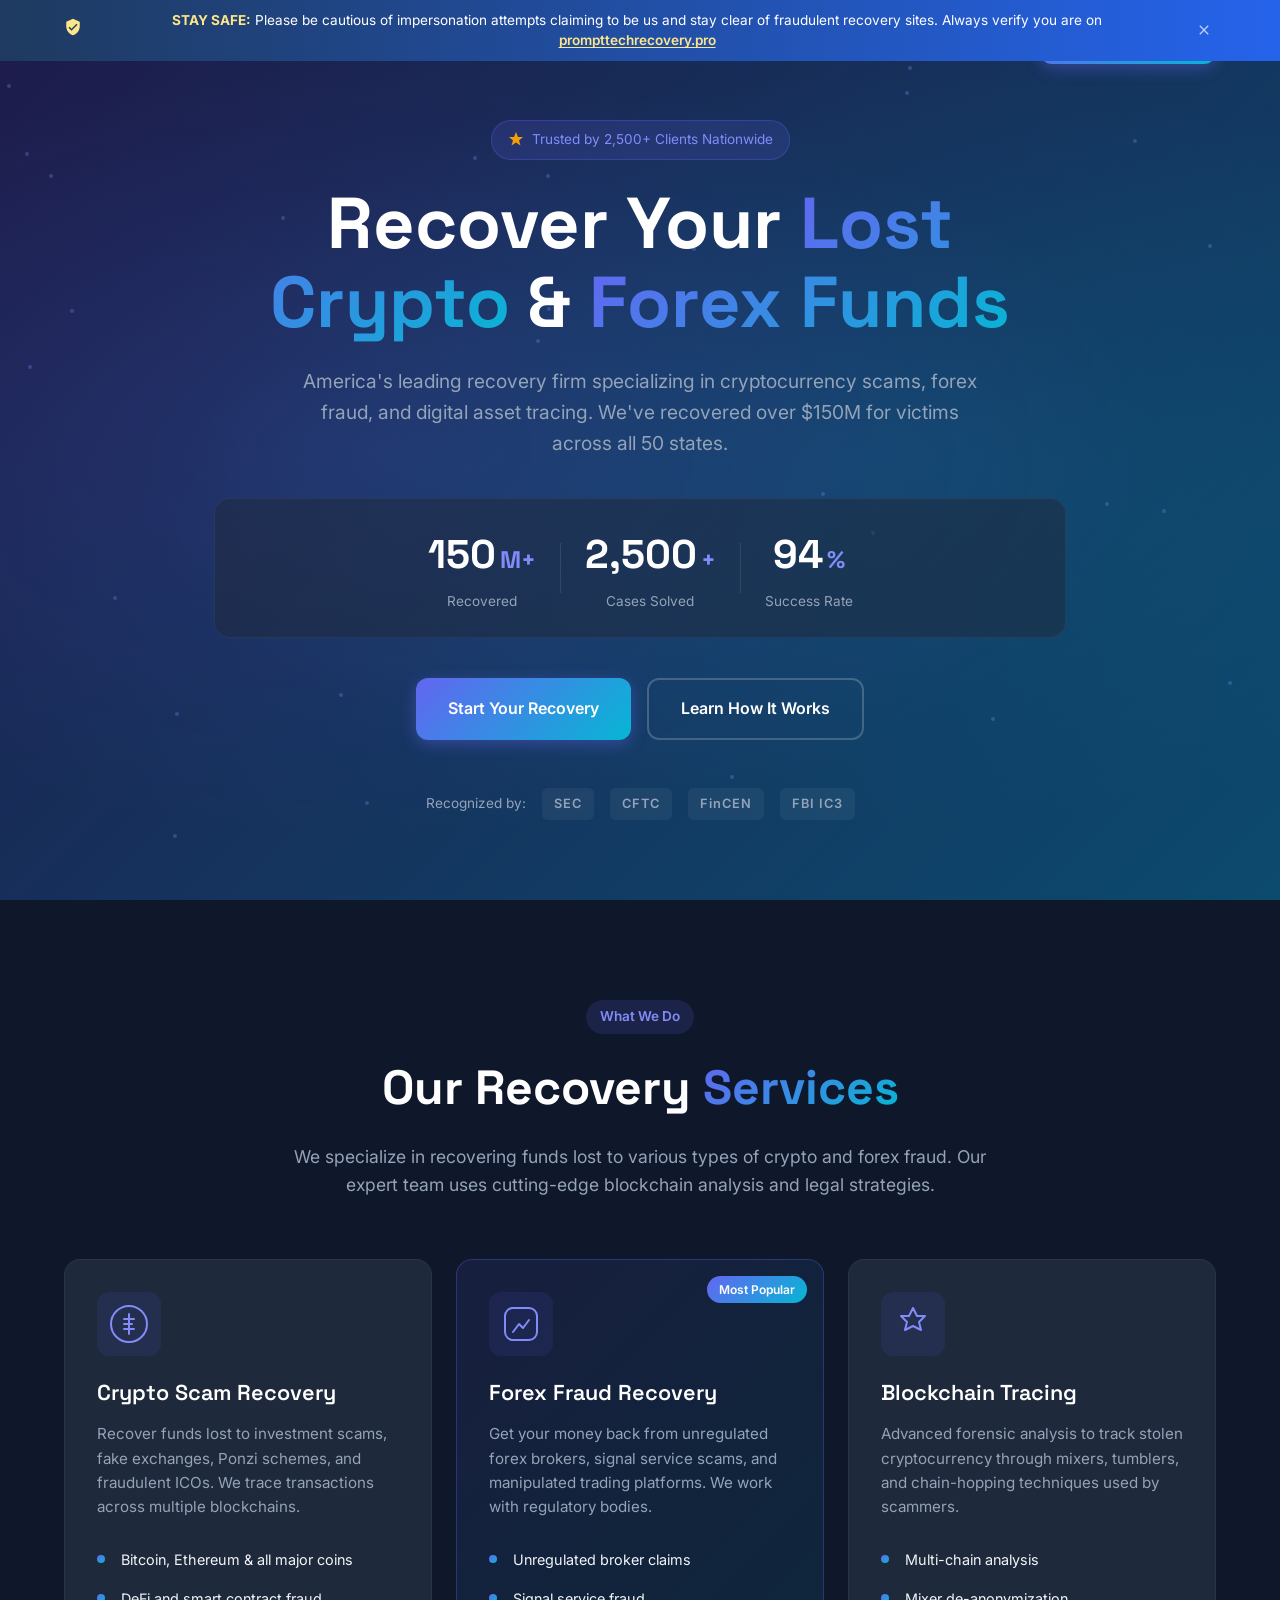
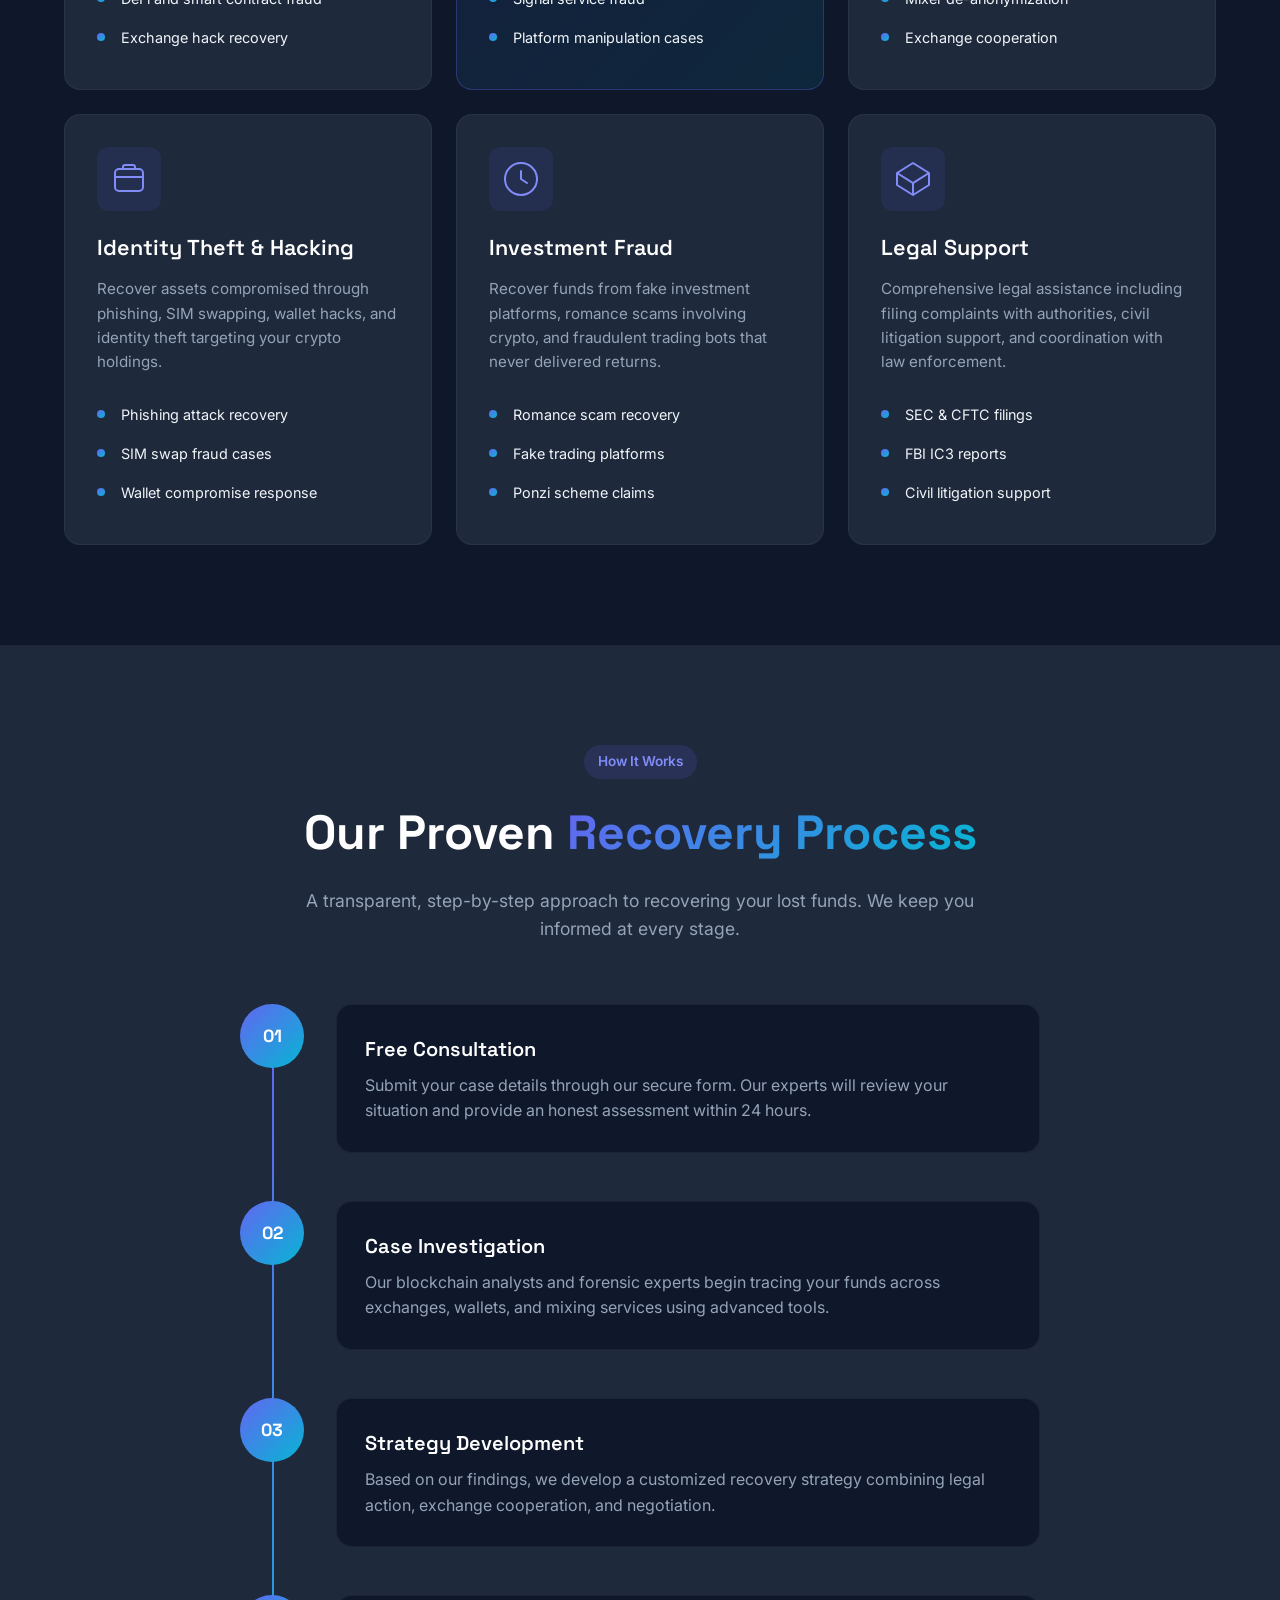
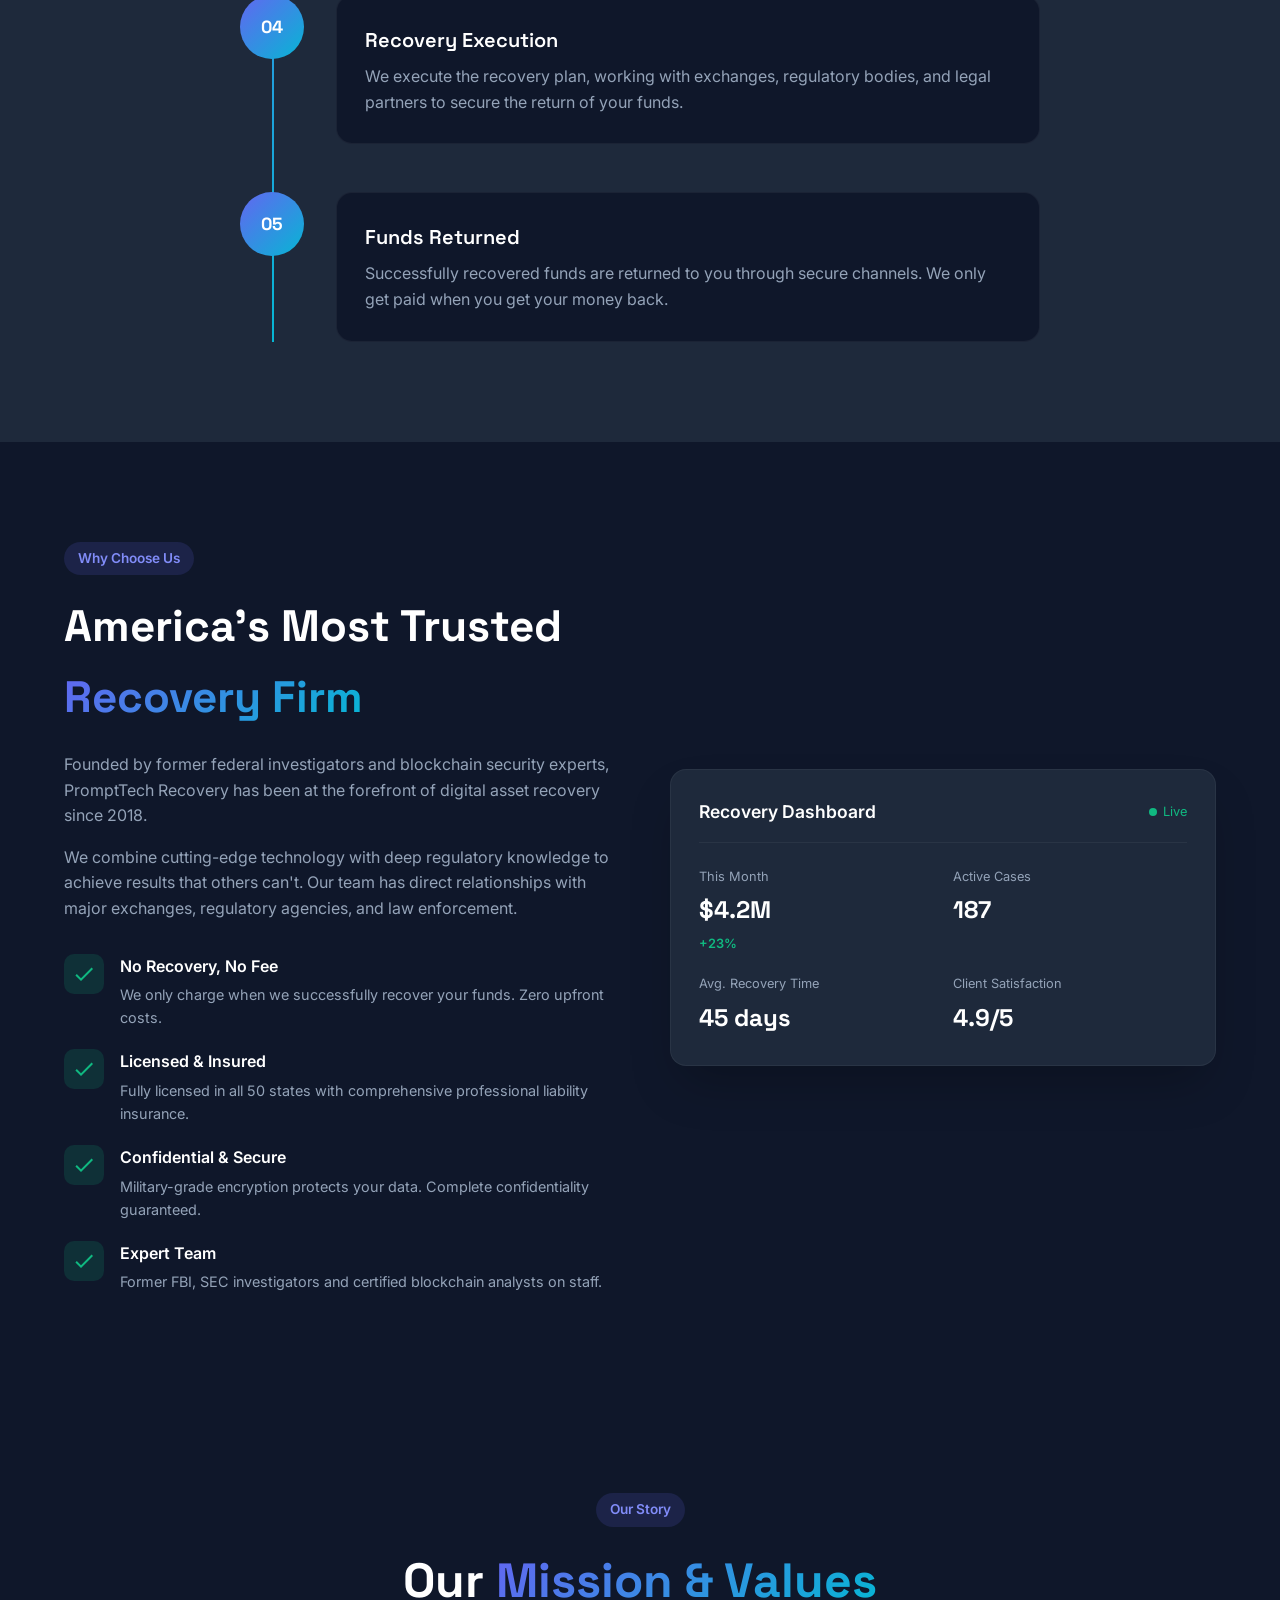
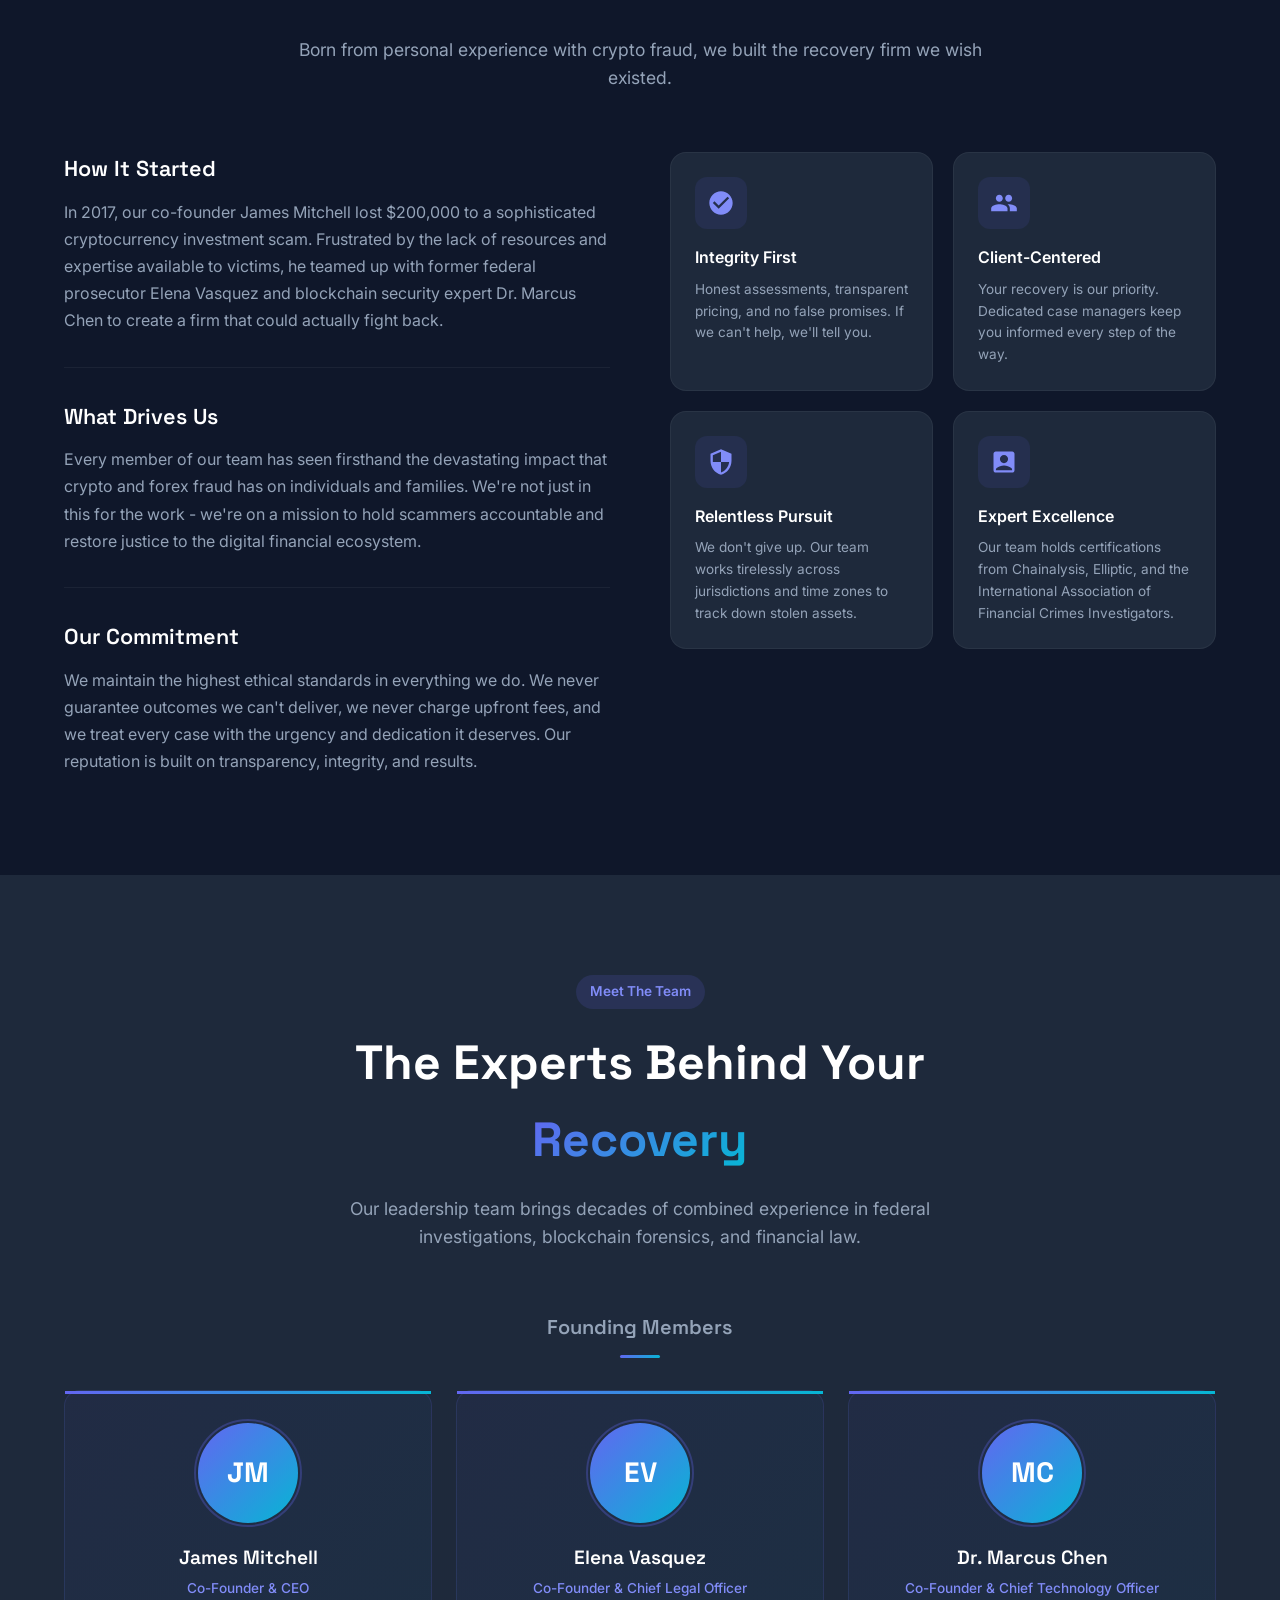
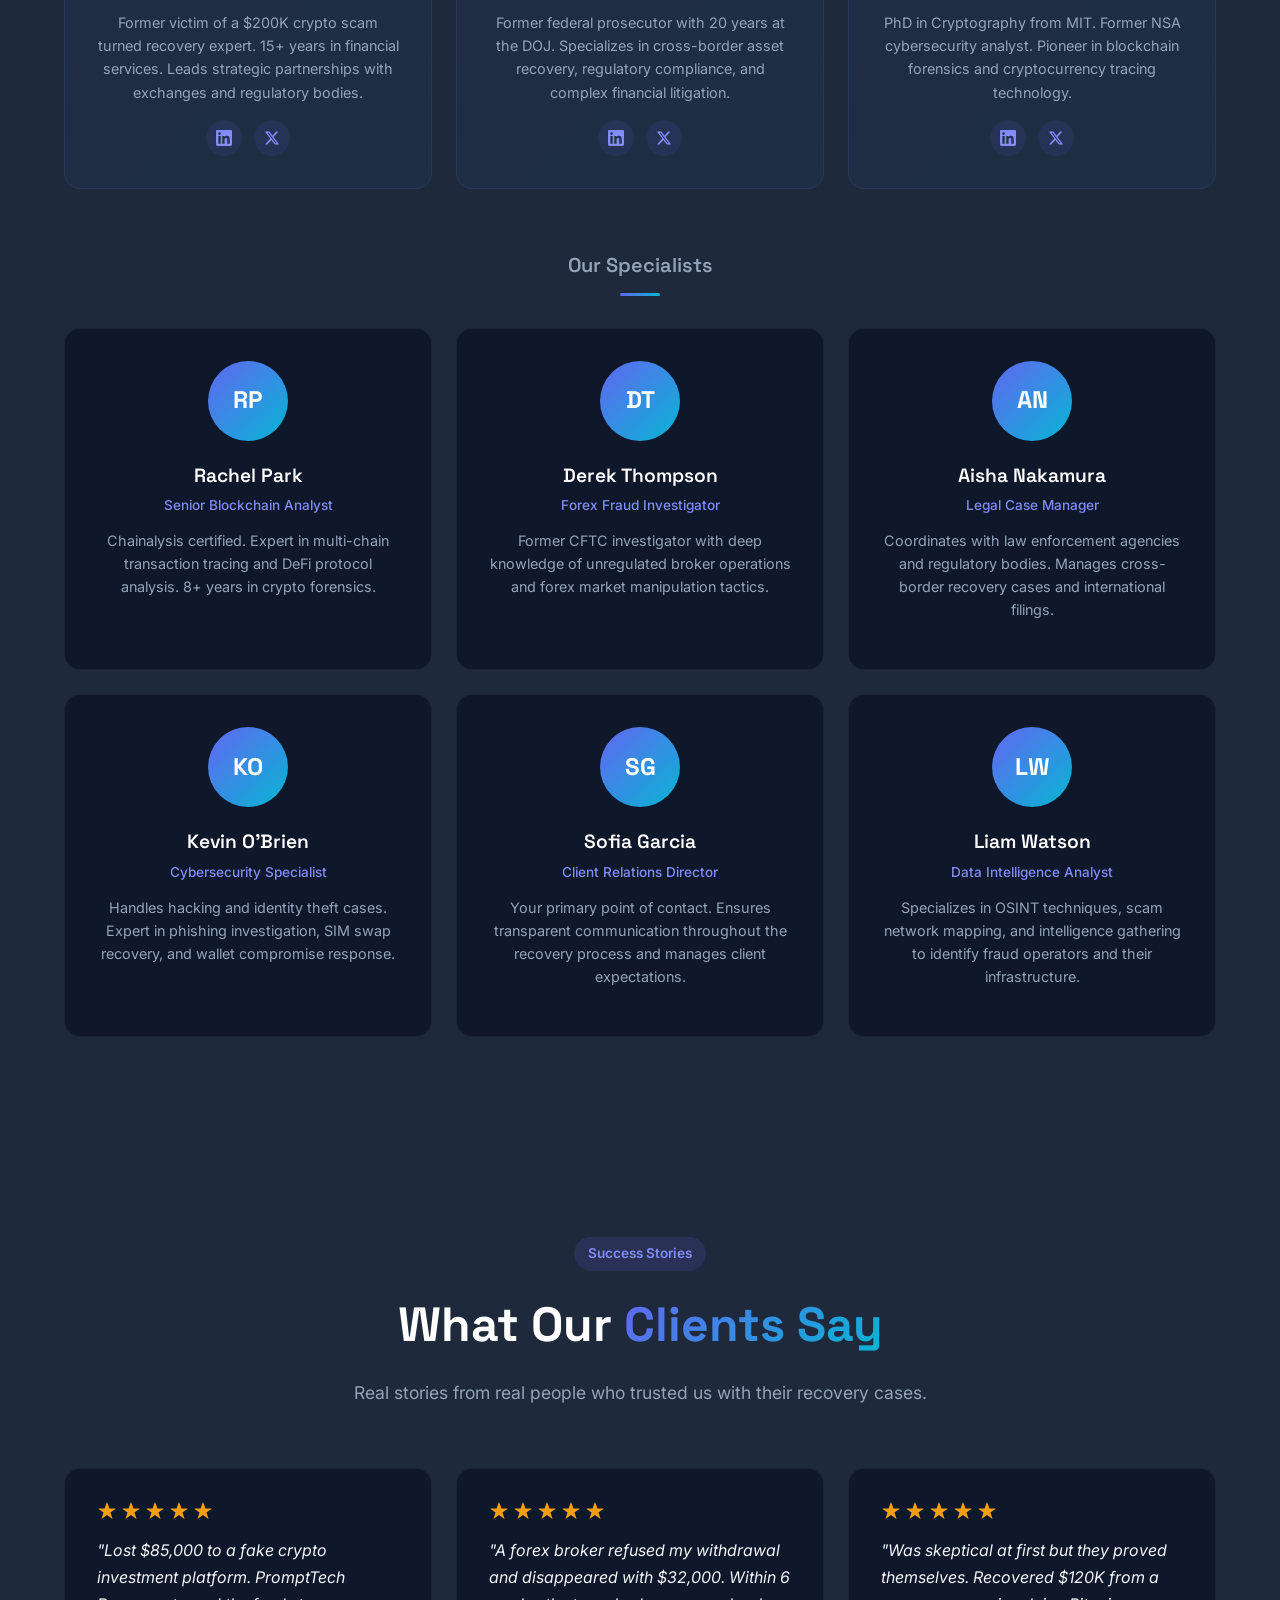
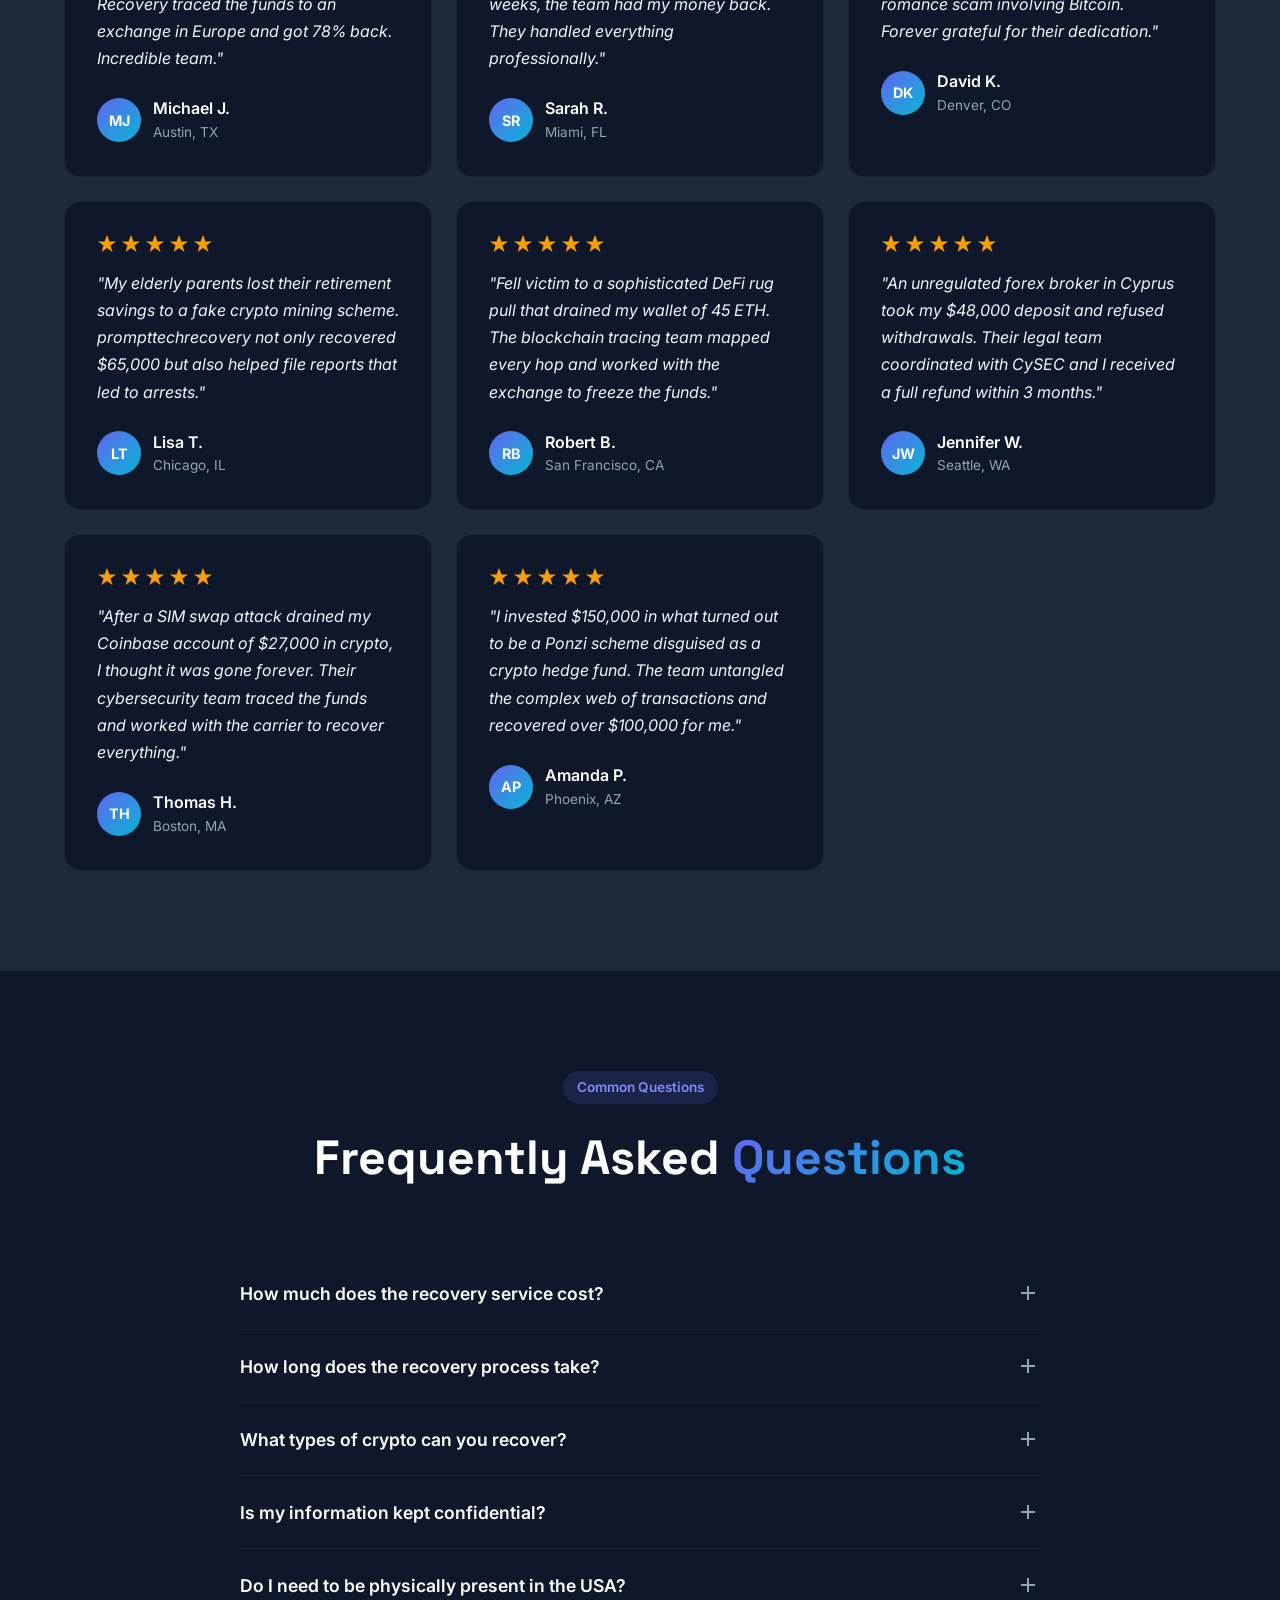
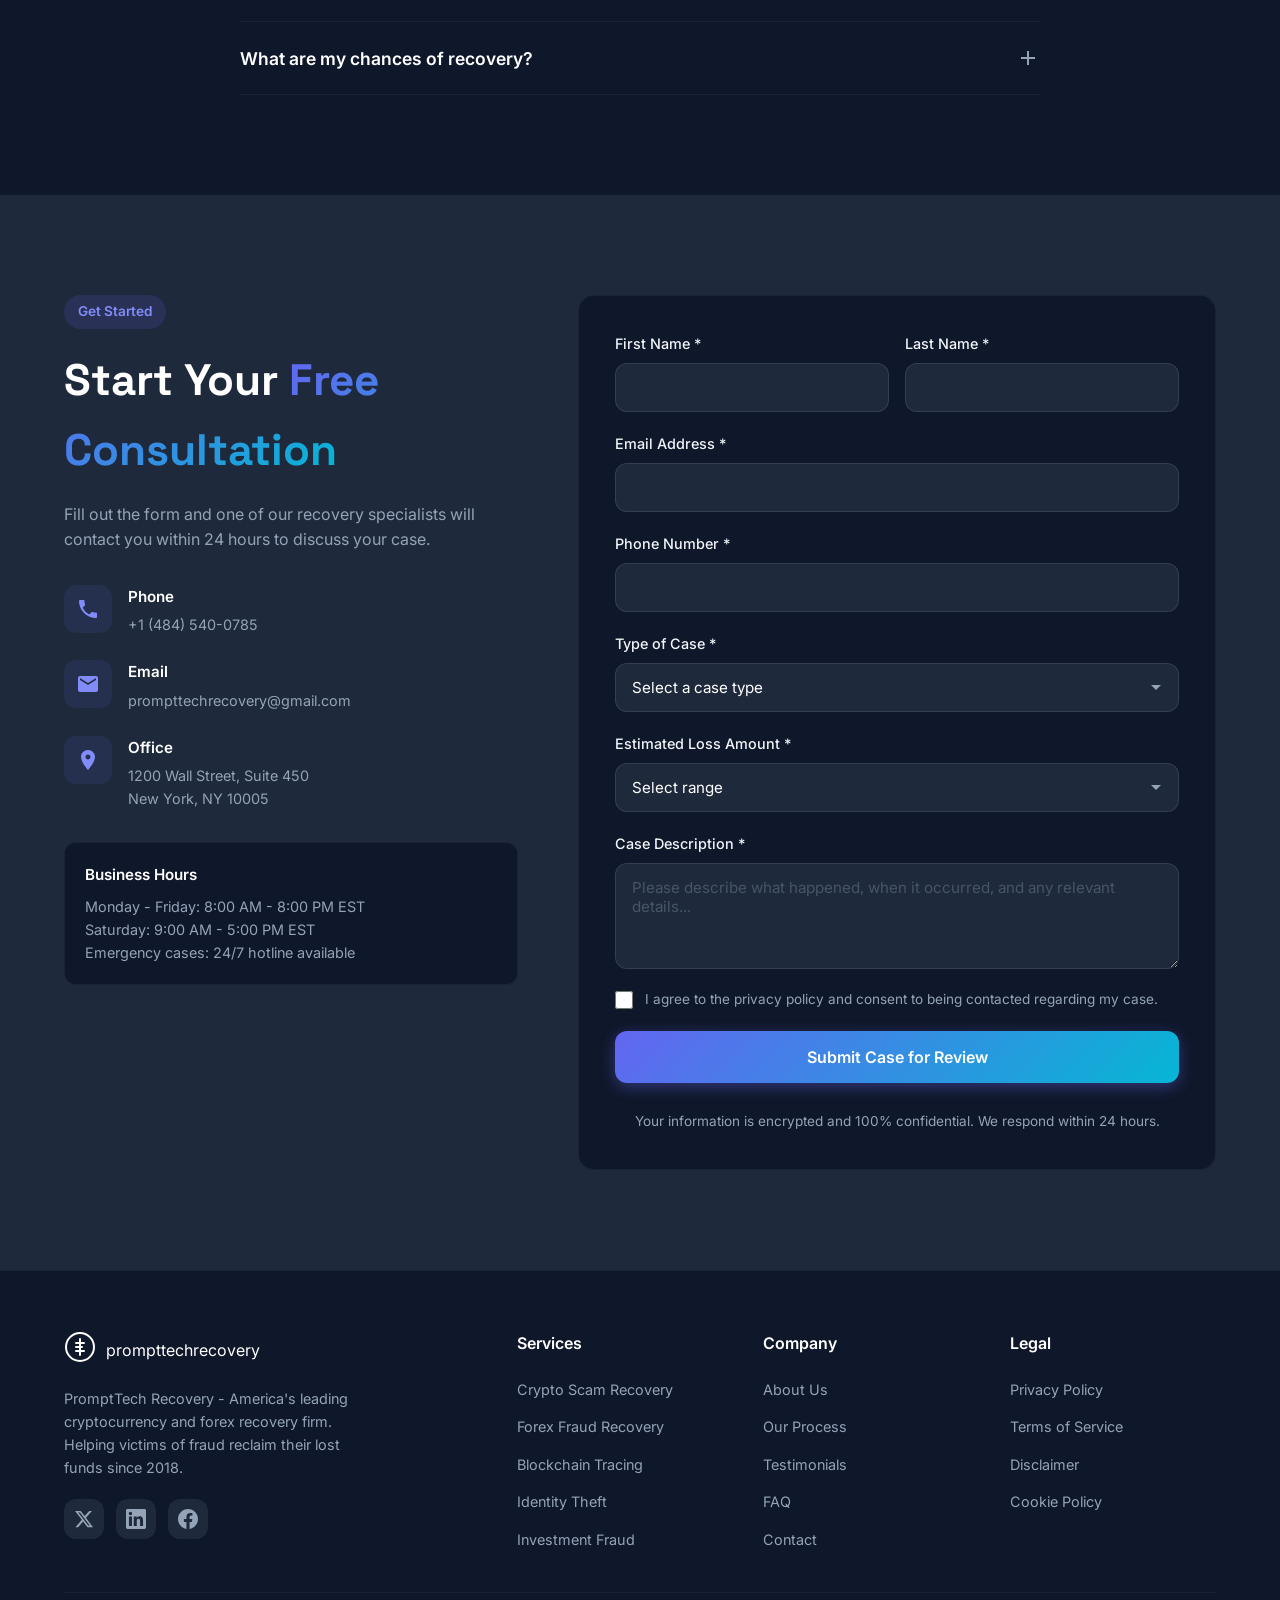
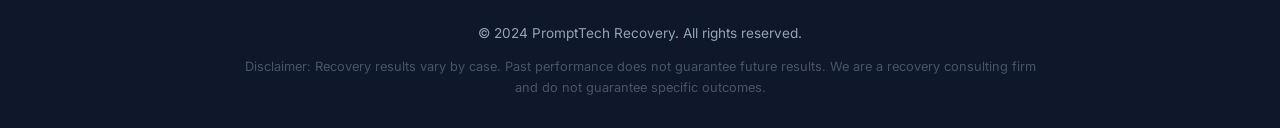
<file: index.html>
<!DOCTYPE html>
<html lang="en">
<head>
    <meta charset="UTF-8">
    <meta name="viewport" content="width=device-width, initial-scale=1.0">
    <title>PromptTech Recovery | Leading Crypto & Forex Recovery Services in USA</title>
    <meta name="description" content="Professional cryptocurrency and forex recovery services by PromptTech Recovery in the USA. We help victims of scams, fraud, and hacking recover their lost funds. Free consultation.">
    <link rel="stylesheet" href="styles.css">
    <link rel="preconnect" href="https://fonts.googleapis.com">
    <link rel="preconnect" href="https://fonts.gstatic.com" crossorigin>
    <link href="https://fonts.googleapis.com/css2?family=Inter:wght@300;400;500;600;700;800&family=Space+Grotesk:wght@500;600;700&display=swap" rel="stylesheet">
</head>
<body>
    <div class="security-banner" id="securityBanner">
        <div class="container banner-content">
            <div class="banner-icon">
                <svg width="18" height="18" viewBox="0 0 24 24" fill="currentColor">
                    <path d="M12 1L3 5v6c0 5.55 3.84 10.74 9 12 5.16-1.26 9-6.45 9-12V5l-9-4zm-2 16l-4-4 1.41-1.41L10 14.17l6.59-6.59L18 9l-8 8z"/>
                </svg>
            </div>
            <p><strong>STAY SAFE:</strong> Please be cautious of impersonation attempts claiming to be us and stay clear of fraudulent recovery sites. Always verify you are on <a href="https://prompttechrecovery.pro/" target="_blank" rel="noopener noreferrer">prompttechrecovery.pro</a></p>
            <button class="banner-close" id="bannerClose" aria-label="Close banner">
                <svg width="16" height="16" viewBox="0 0 24 24" fill="currentColor">
                    <path d="M19 6.41L17.59 5 12 10.59 6.41 5 5 6.41 10.59 12 5 17.59 6.41 19 12 13.41 17.59 19 19 17.59 13.41 12z"/>
                </svg>
            </button>
        </div>
    </div>
    <nav class="navbar" id="navbar">
        <div class="container nav-container">
                    <a href="#" class="logo">
                        <span class="logo-icon">
                            <svg width="32" height="32" viewBox="0 0 32 32" fill="none">
                                <circle cx="16" cy="16" r="14" stroke="currentColor" stroke-width="2"/>
                                <path d="M16 8v16M12 12h8M12 16h6M12 20h8" stroke="currentColor" stroke-width="2" stroke-linecap="round"/>
                            </svg>
                        </span>
                <span class="logo-text">prompttech<span class="highlight">recovery</span></span>
                    </a>
            <ul class="nav-links" id="navLinks">
                <li><a href="#services">Services</a></li>
                <li><a href="#process">Process</a></li>
                <li><a href="#about">About</a></li>
                <li><a href="#team">Team</a></li>
                <li><a href="#testimonials">Testimonials</a></li>
                <li><a href="#faq">FAQ</a></li>
                <li><a href="#contact" class="btn btn-primary">Free Consultation</a></li>
            </ul>
            <button class="mobile-menu-btn" id="mobileMenuBtn">
                <span></span>
                <span></span>
                <span></span>
            </button>
        </div>
    </nav>

    <header class="hero" id="home">
        <div class="hero-bg">
            <div class="hero-particles" id="heroParticles"></div>
        </div>
        <div class="container hero-content">
            <div class="hero-badge">
                <svg width="16" height="16" viewBox="0 0 16 16" fill="currentColor">
                    <path d="M8 0l2 5h5l-4 3.5 1.5 5L8 10.5 3.5 13.5 5 8.5 1 5h5z"/>
                </svg>
                <span>Trusted by 2,500+ Clients Nationwide</span>
            </div>
            <h1>Recover Your <span class="gradient-text">Lost Crypto</span> & <span class="gradient-text">Forex Funds</span></h1>
            <p class="hero-subtitle">America's leading recovery firm specializing in cryptocurrency scams, forex fraud, and digital asset tracing. We've recovered over $150M for victims across all 50 states.</p>
            <div class="hero-stats">
                <div class="stat">
                    <span class="stat-number" data-target="150">0</span>
                    <span class="stat-suffix">M+</span>
                    <span class="stat-label">Recovered</span>
                </div>
                <div class="stat-divider"></div>
                <div class="stat">
                    <span class="stat-number" data-target="2500">0</span>
                    <span class="stat-suffix">+</span>
                    <span class="stat-label">Cases Solved</span>
                </div>
                <div class="stat-divider"></div>
                <div class="stat">
                    <span class="stat-number" data-target="94">0</span>
                    <span class="stat-suffix">%</span>
                    <span class="stat-label">Success Rate</span>
                </div>
            </div>
            <div class="hero-actions">
                <a href="#contact" class="btn btn-primary btn-lg">Start Your Recovery</a>
                <a href="#process" class="btn btn-outline btn-lg">Learn How It Works</a>
            </div>
            <div class="hero-trust">
                <span>Recognized by:</span>
                <div class="trust-logos">
                    <span class="trust-logo">SEC</span>
                    <span class="trust-logo">CFTC</span>
                    <span class="trust-logo">FinCEN</span>
                    <span class="trust-logo">FBI IC3</span>
                </div>
            </div>
        </div>
    </header>

    <section class="services" id="services">
        <div class="container">
            <div class="section-header">
                <span class="section-tag">What We Do</span>
                <h2>Our Recovery <span class="gradient-text">Services</span></h2>
                <p>We specialize in recovering funds lost to various types of crypto and forex fraud. Our expert team uses cutting-edge blockchain analysis and legal strategies.</p>
            </div>
            <div class="services-grid">
                <div class="service-card">
                    <div class="service-icon">
                        <svg width="40" height="40" viewBox="0 0 40 40" fill="none">
                            <circle cx="20" cy="20" r="18" stroke="currentColor" stroke-width="2"/>
                            <path d="M20 10v20M15 15h10M15 20h8M15 25h10" stroke="currentColor" stroke-width="2" stroke-linecap="round"/>
                        </svg>
                    </div>
                    <h3>Crypto Scam Recovery</h3>
                    <p>Recover funds lost to investment scams, fake exchanges, Ponzi schemes, and fraudulent ICOs. We trace transactions across multiple blockchains.</p>
                    <ul class="service-features">
                        <li>Bitcoin, Ethereum & all major coins</li>
                        <li>DeFi and smart contract fraud</li>
                        <li>Exchange hack recovery</li>
                    </ul>
                </div>
                <div class="service-card featured">
                    <div class="featured-badge">Most Popular</div>
                    <div class="service-icon">
                        <svg width="40" height="40" viewBox="0 0 40 40" fill="none">
                            <rect x="4" y="4" width="32" height="32" rx="8" stroke="currentColor" stroke-width="2"/>
                            <path d="M12 28l6-8 4 4 6-8" stroke="currentColor" stroke-width="2" stroke-linecap="round" stroke-linejoin="round"/>
                        </svg>
                    </div>
                    <h3>Forex Fraud Recovery</h3>
                    <p>Get your money back from unregulated forex brokers, signal service scams, and manipulated trading platforms. We work with regulatory bodies.</p>
                    <ul class="service-features">
                        <li>Unregulated broker claims</li>
                        <li>Signal service fraud</li>
                        <li>Platform manipulation cases</li>
                    </ul>
                </div>
                <div class="service-card">
                    <div class="service-icon">
                        <svg width="40" height="40" viewBox="0 0 40 40" fill="none">
                            <path d="M20 4l4 8h8l-6 6 2 8-8-4-8 4 2-8-6-6h8z" stroke="currentColor" stroke-width="2" stroke-linejoin="round"/>
                        </svg>
                    </div>
                    <h3>Blockchain Tracing</h3>
                    <p>Advanced forensic analysis to track stolen cryptocurrency through mixers, tumblers, and chain-hopping techniques used by scammers.</p>
                    <ul class="service-features">
                        <li>Multi-chain analysis</li>
                        <li>Mixer de-anonymization</li>
                        <li>Exchange cooperation</li>
                    </ul>
                </div>
                <div class="service-card">
                    <div class="service-icon">
                        <svg width="40" height="40" viewBox="0 0 40 40" fill="none">
                            <rect x="6" y="10" width="28" height="22" rx="4" stroke="currentColor" stroke-width="2"/>
                            <path d="M6 18h28M14 10V8a2 2 0 012-2h8a2 2 0 012 2v2" stroke="currentColor" stroke-width="2"/>
                        </svg>
                    </div>
                    <h3>Identity Theft & Hacking</h3>
                    <p>Recover assets compromised through phishing, SIM swapping, wallet hacks, and identity theft targeting your crypto holdings.</p>
                    <ul class="service-features">
                        <li>Phishing attack recovery</li>
                        <li>SIM swap fraud cases</li>
                        <li>Wallet compromise response</li>
                    </ul>
                </div>
                <div class="service-card">
                    <div class="service-icon">
                        <svg width="40" height="40" viewBox="0 0 40 40" fill="none">
                            <circle cx="20" cy="20" r="16" stroke="currentColor" stroke-width="2"/>
                            <path d="M20 12v8l6 4" stroke="currentColor" stroke-width="2" stroke-linecap="round"/>
                        </svg>
                    </div>
                    <h3>Investment Fraud</h3>
                    <p>Recover funds from fake investment platforms, romance scams involving crypto, and fraudulent trading bots that never delivered returns.</p>
                    <ul class="service-features">
                        <li>Romance scam recovery</li>
                        <li>Fake trading platforms</li>
                        <li>Ponzi scheme claims</li>
                    </ul>
                </div>
                <div class="service-card">
                    <div class="service-icon">
                        <svg width="40" height="40" viewBox="0 0 40 40" fill="none">
                            <path d="M20 4l16 10v12l-16 10L4 26V14z" stroke="currentColor" stroke-width="2" stroke-linejoin="round"/>
                            <path d="M4 14l16 10 16-10M20 24v12" stroke="currentColor" stroke-width="2"/>
                        </svg>
                    </div>
                    <h3>Legal Support</h3>
                    <p>Comprehensive legal assistance including filing complaints with authorities, civil litigation support, and coordination with law enforcement.</p>
                    <ul class="service-features">
                        <li>SEC & CFTC filings</li>
                        <li>FBI IC3 reports</li>
                        <li>Civil litigation support</li>
                    </ul>
                </div>
            </div>
        </div>
    </section>

    <section class="process" id="process">
        <div class="container">
            <div class="section-header">
                <span class="section-tag">How It Works</span>
                <h2>Our Proven <span class="gradient-text">Recovery Process</span></h2>
                <p>A transparent, step-by-step approach to recovering your lost funds. We keep you informed at every stage.</p>
            </div>
            <div class="process-timeline">
                <div class="process-step">
                    <div class="step-number">01</div>
                    <div class="step-content">
                        <h3>Free Consultation</h3>
                        <p>Submit your case details through our secure form. Our experts will review your situation and provide an honest assessment within 24 hours.</p>
                    </div>
                </div>
                <div class="process-step">
                    <div class="step-number">02</div>
                    <div class="step-content">
                        <h3>Case Investigation</h3>
                        <p>Our blockchain analysts and forensic experts begin tracing your funds across exchanges, wallets, and mixing services using advanced tools.</p>
                    </div>
                </div>
                <div class="process-step">
                    <div class="step-number">03</div>
                    <div class="step-content">
                        <h3>Strategy Development</h3>
                        <p>Based on our findings, we develop a customized recovery strategy combining legal action, exchange cooperation, and negotiation.</p>
                    </div>
                </div>
                <div class="process-step">
                    <div class="step-number">04</div>
                    <div class="step-content">
                        <h3>Recovery Execution</h3>
                        <p>We execute the recovery plan, working with exchanges, regulatory bodies, and legal partners to secure the return of your funds.</p>
                    </div>
                </div>
                <div class="process-step">
                    <div class="step-number">05</div>
                    <div class="step-content">
                        <h3>Funds Returned</h3>
                        <p>Successfully recovered funds are returned to you through secure channels. We only get paid when you get your money back.</p>
                    </div>
                </div>
            </div>
        </div>
    </section>

    <section class="about" id="about">
        <div class="container">
            <div class="about-grid">
                <div class="about-content">
                    <span class="section-tag">Why Choose Us</span>
                    <h2>America's Most Trusted <span class="gradient-text">Recovery Firm</span></h2>
                    <p>Founded by former federal investigators and blockchain security experts, PromptTech Recovery has been at the forefront of digital asset recovery since 2018.</p>
                    <p>We combine cutting-edge technology with deep regulatory knowledge to achieve results that others can't. Our team has direct relationships with major exchanges, regulatory agencies, and law enforcement.</p>
                    <div class="about-features">
                        <div class="about-feature">
                            <div class="feature-icon">
                                <svg width="24" height="24" viewBox="0 0 24 24" fill="currentColor">
                                    <path d="M9 16.17L4.83 12l-1.42 1.41L9 19 21 7l-1.41-1.41z"/>
                                </svg>
                            </div>
                            <div>
                                <h4>No Recovery, No Fee</h4>
                                <p>We only charge when we successfully recover your funds. Zero upfront costs.</p>
                            </div>
                        </div>
                        <div class="about-feature">
                            <div class="feature-icon">
                                <svg width="24" height="24" viewBox="0 0 24 24" fill="currentColor">
                                    <path d="M9 16.17L4.83 12l-1.42 1.41L9 19 21 7l-1.41-1.41z"/>
                                </svg>
                            </div>
                            <div>
                                <h4>Licensed & Insured</h4>
                                <p>Fully licensed in all 50 states with comprehensive professional liability insurance.</p>
                            </div>
                        </div>
                        <div class="about-feature">
                            <div class="feature-icon">
                                <svg width="24" height="24" viewBox="0 0 24 24" fill="currentColor">
                                    <path d="M9 16.17L4.83 12l-1.42 1.41L9 19 21 7l-1.41-1.41z"/>
                                </svg>
                            </div>
                            <div>
                                <h4>Confidential & Secure</h4>
                                <p>Military-grade encryption protects your data. Complete confidentiality guaranteed.</p>
                            </div>
                        </div>
                        <div class="about-feature">
                            <div class="feature-icon">
                                <svg width="24" height="24" viewBox="0 0 24 24" fill="currentColor">
                                    <path d="M9 16.17L4.83 12l-1.42 1.41L9 19 21 7l-1.41-1.41z"/>
                                </svg>
                            </div>
                            <div>
                                <h4>Expert Team</h4>
                                <p>Former FBI, SEC investigators and certified blockchain analysts on staff.</p>
                            </div>
                        </div>
                    </div>
                </div>
                <div class="about-image">
                    <div class="about-stats-card">
                        <div class="stats-card-header">
                            <h3>Recovery Dashboard</h3>
                            <span class="live-indicator">
                                <span class="pulse"></span>
                                Live
                            </span>
                        </div>
                        <div class="stats-card-content">
                            <div class="mini-stat">
                                <span class="mini-stat-label">This Month</span>
                                <span class="mini-stat-value">$4.2M</span>
                                <span class="mini-stat-change positive">+23%</span>
                            </div>
                            <div class="mini-stat">
                                <span class="mini-stat-label">Active Cases</span>
                                <span class="mini-stat-value">187</span>
                            </div>
                            <div class="mini-stat">
                                <span class="mini-stat-label">Avg. Recovery Time</span>
                                <span class="mini-stat-value">45 days</span>
                            </div>
                            <div class="mini-stat">
                                <span class="mini-stat-label">Client Satisfaction</span>
                                <span class="mini-stat-value">4.9/5</span>
                            </div>
                        </div>
                    </div>
                </div>
            </div>
        </div>
    </section>

    <section class="about-story" id="about-story">
        <div class="container">
            <div class="section-header">
                <span class="section-tag">Our Story</span>
                <h2>Our <span class="gradient-text">Mission & Values</span></h2>
                <p>Born from personal experience with crypto fraud, we built the recovery firm we wish existed.</p>
            </div>
            <div class="about-story-grid">
                <div class="about-story-content">
                    <div class="story-block">
                        <h3>How It Started</h3>
                        <p>In 2017, our co-founder James Mitchell lost $200,000 to a sophisticated cryptocurrency investment scam. Frustrated by the lack of resources and expertise available to victims, he teamed up with former federal prosecutor Elena Vasquez and blockchain security expert Dr. Marcus Chen to create a firm that could actually fight back.</p>
                    </div>
                    <div class="story-block">
                        <h3>What Drives Us</h3>
                        <p>Every member of our team has seen firsthand the devastating impact that crypto and forex fraud has on individuals and families. We're not just in this for the work - we're on a mission to hold scammers accountable and restore justice to the digital financial ecosystem.</p>
                    </div>
                    <div class="story-block">
                        <h3>Our Commitment</h3>
                        <p>We maintain the highest ethical standards in everything we do. We never guarantee outcomes we can't deliver, we never charge upfront fees, and we treat every case with the urgency and dedication it deserves. Our reputation is built on transparency, integrity, and results.</p>
                    </div>
                </div>
                <div class="about-story-values">
                    <div class="value-card">
                        <div class="value-icon">
                            <svg width="28" height="28" viewBox="0 0 24 24" fill="currentColor">
                                <path d="M12 2C6.48 2 2 6.48 2 12s4.48 10 10 10 10-4.48 10-10S17.52 2 12 2zm-2 15l-5-5 1.41-1.41L10 14.17l7.59-7.59L19 8l-9 9z"/>
                            </svg>
                        </div>
                        <h4>Integrity First</h4>
                        <p>Honest assessments, transparent pricing, and no false promises. If we can't help, we'll tell you.</p>
                    </div>
                    <div class="value-card">
                        <div class="value-icon">
                            <svg width="28" height="28" viewBox="0 0 24 24" fill="currentColor">
                                <path d="M16 11c1.66 0 2.99-1.34 2.99-3S17.66 5 16 5c-1.66 0-3 1.34-3 3s1.34 3 3 3zm-8 0c1.66 0 2.99-1.34 2.99-3S9.66 5 8 5C6.34 5 5 6.34 5 8s1.34 3 3 3zm0 2c-2.33 0-7 1.17-7 3.5V19h14v-2.5c0-2.33-4.67-3.5-7-3.5zm8 0c-.29 0-.62.02-.97.05 1.16.84 1.97 1.97 1.97 3.45V19h6v-2.5c0-2.33-4.67-3.5-7-3.5z"/>
                            </svg>
                        </div>
                        <h4>Client-Centered</h4>
                        <p>Your recovery is our priority. Dedicated case managers keep you informed every step of the way.</p>
                    </div>
                    <div class="value-card">
                        <div class="value-icon">
                            <svg width="28" height="28" viewBox="0 0 24 24" fill="currentColor">
                                <path d="M12 1L3 5v6c0 5.55 3.84 10.74 9 12 5.16-1.26 9-6.45 9-12V5l-9-4zm0 10.99h7c-.53 4.12-3.28 7.79-7 8.94V12H5V6.3l7-3.11v8.8z"/>
                            </svg>
                        </div>
                        <h4>Relentless Pursuit</h4>
                        <p>We don't give up. Our team works tirelessly across jurisdictions and time zones to track down stolen assets.</p>
                    </div>
                    <div class="value-card">
                        <div class="value-icon">
                            <svg width="28" height="28" viewBox="0 0 24 24" fill="currentColor">
                                <path d="M19 3H5c-1.1 0-2 .9-2 2v14c0 1.1.9 2 2 2h14c1.1 0 2-.9 2-2V5c0-1.1-.9-2-2-2zm-7 3c1.93 0 3.5 1.57 3.5 3.5S13.93 13 12 13s-3.5-1.57-3.5-3.5S10.07 6 12 6zm7 13H5v-.23c0-.62.28-1.2.76-1.58C7.47 15.82 9.64 15 12 15s4.53.82 6.24 2.19c.48.38.76.97.76 1.58V19z"/>
                            </svg>
                        </div>
                        <h4>Expert Excellence</h4>
                        <p>Our team holds certifications from Chainalysis, Elliptic, and the International Association of Financial Crimes Investigators.</p>
                    </div>
                </div>
            </div>
        </div>
    </section>

    <section class="team" id="team">
        <div class="container">
            <div class="section-header">
                <span class="section-tag">Meet The Team</span>
                <h2>The Experts Behind Your <span class="gradient-text">Recovery</span></h2>
                <p>Our leadership team brings decades of combined experience in federal investigations, blockchain forensics, and financial law.</p>
            </div>
            <div class="team-founders">
                <h3 class="team-subtitle">Founding Members</h3>
                <div class="team-founders-grid">
                    <div class="team-card founder-card">
                        <div class="team-avatar founder-avatar">JM</div>
                        <div class="team-info">
                            <h4>James Mitchell</h4>
                            <span class="team-role">Co-Founder & CEO</span>
                            <p>Former victim of a $200K crypto scam turned recovery expert. 15+ years in financial services. Leads strategic partnerships with exchanges and regulatory bodies.</p>
                            <div class="team-social">
                                <a href="#" aria-label="LinkedIn">
                                    <svg width="16" height="16" viewBox="0 0 24 24" fill="currentColor"><path d="M20.447 20.452h-3.554v-5.569c0-1.328-.027-3.037-1.852-3.037-1.853 0-2.136 1.445-2.136 2.939v5.667H9.351V9h3.414v1.561h.046c.477-.9 1.637-1.85 3.37-1.85 3.601 0 4.267 2.37 4.267 5.455v6.286zM5.337 7.433a2.062 2.062 0 01-2.063-2.065 2.064 2.064 0 112.063 2.065zm1.782 13.019H3.555V9h3.564v11.452zM22.225 0H1.771C.792 0 0 .774 0 1.729v20.542C0 23.227.792 24 1.771 24h20.451C23.2 24 24 23.227 24 22.271V1.729C24 .774 23.2 0 22.222 0h.003z"/></svg>
                                </a>
                                <a href="https://twitter.com/prompttech80" target="_blank" rel="noopener noreferrer">
                                    <svg width="16" height="16" viewBox="0 0 24 24" fill="currentColor"><path d="M18.244 2.25h3.308l-7.227 8.26 8.502 11.24H16.17l-5.214-6.817L4.99 21.75H1.68l7.73-8.835L1.254 2.25H8.08l4.713 6.231zm-1.161 17.52h1.833L7.084 4.126H5.117z"/></svg>
                                </a>
                            </div>
                        </div>
                    </div>
                    <div class="team-card founder-card">
                        <div class="team-avatar founder-avatar">EV</div>
                        <div class="team-info">
                            <h4>Elena Vasquez</h4>
                            <span class="team-role">Co-Founder & Chief Legal Officer</span>
                            <p>Former federal prosecutor with 20 years at the DOJ. Specializes in cross-border asset recovery, regulatory compliance, and complex financial litigation.</p>
                            <div class="team-social">
                                <a href="#" aria-label="LinkedIn">
                                    <svg width="16" height="16" viewBox="0 0 24 24" fill="currentColor"><path d="M20.447 20.452h-3.554v-5.569c0-1.328-.027-3.037-1.852-3.037-1.853 0-2.136 1.445-2.136 2.939v5.667H9.351V9h3.414v1.561h.046c.477-.9 1.637-1.85 3.37-1.85 3.601 0 4.267 2.37 4.267 5.455v6.286zM5.337 7.433a2.062 2.062 0 01-2.063-2.065 2.064 2.064 0 112.063 2.065zm1.782 13.019H3.555V9h3.564v11.452zM22.225 0H1.771C.792 0 0 .774 0 1.729v20.542C0 23.227.792 24 1.771 24h20.451C23.2 24 24 23.227 24 22.271V1.729C24 .774 23.2 0 22.222 0h.003z"/></svg>
                                </a>
                                <a href="https://twitter.com/prompttech80" target="_blank" rel="noopener noreferrer">
                                    <svg width="16" height="16" viewBox="0 0 24 24" fill="currentColor"><path d="M18.244 2.25h3.308l-7.227 8.26 8.502 11.24H16.17l-5.214-6.817L4.99 21.75H1.68l7.73-8.835L1.254 2.25H8.08l4.713 6.231zm-1.161 17.52h1.833L7.084 4.126H5.117z"/></svg>
                                </a>
                            </div>
                        </div>
                    </div>
                    <div class="team-card founder-card">
                        <div class="team-avatar founder-avatar">MC</div>
                        <div class="team-info">
                            <h4>Dr. Marcus Chen</h4>
                            <span class="team-role">Co-Founder & Chief Technology Officer</span>
                            <p>PhD in Cryptography from MIT. Former NSA cybersecurity analyst. Pioneer in blockchain forensics and cryptocurrency tracing technology.</p>
                            <div class="team-social">
                                <a href="#" aria-label="LinkedIn">
                                    <svg width="16" height="16" viewBox="0 0 24 24" fill="currentColor"><path d="M20.447 20.452h-3.554v-5.569c0-1.328-.027-3.037-1.852-3.037-1.853 0-2.136 1.445-2.136 2.939v5.667H9.351V9h3.414v1.561h.046c.477-.9 1.637-1.85 3.37-1.85 3.601 0 4.267 2.37 4.267 5.455v6.286zM5.337 7.433a2.062 2.062 0 01-2.063-2.065 2.064 2.064 0 112.063 2.065zm1.782 13.019H3.555V9h3.564v11.452zM22.225 0H1.771C.792 0 0 .774 0 1.729v20.542C0 23.227.792 24 1.771 24h20.451C23.2 24 24 23.227 24 22.271V1.729C24 .774 23.2 0 22.222 0h.003z"/></svg>
                                </a>
                                <a href="https://twitter.com/prompttech80" target="_blank" rel="noopener noreferrer">
                                    <svg width="16" height="16" viewBox="0 0 24 24" fill="currentColor"><path d="M18.244 2.25h3.308l-7.227 8.26 8.502 11.24H16.17l-5.214-6.817L4.99 21.75H1.68l7.73-8.835L1.254 2.25H8.08l4.713 6.231zm-1.161 17.52h1.833L7.084 4.126H5.117z"/></svg>
                                </a>
                            </div>
                        </div>
                    </div>
                </div>
            </div>
            <div class="team-members">
                <h3 class="team-subtitle">Our Specialists</h3>
                <div class="team-members-grid">
                    <div class="team-card member-card">
                        <div class="team-avatar">RP</div>
                        <div class="team-info">
                            <h4>Rachel Park</h4>
                            <span class="team-role">Senior Blockchain Analyst</span>
                            <p>Chainalysis certified. Expert in multi-chain transaction tracing and DeFi protocol analysis. 8+ years in crypto forensics.</p>
                        </div>
                    </div>
                    <div class="team-card member-card">
                        <div class="team-avatar">DT</div>
                        <div class="team-info">
                            <h4>Derek Thompson</h4>
                            <span class="team-role">Forex Fraud Investigator</span>
                            <p>Former CFTC investigator with deep knowledge of unregulated broker operations and forex market manipulation tactics.</p>
                        </div>
                    </div>
                    <div class="team-card member-card">
                        <div class="team-avatar">AN</div>
                        <div class="team-info">
                            <h4>Aisha Nakamura</h4>
                            <span class="team-role">Legal Case Manager</span>
                            <p>Coordinates with law enforcement agencies and regulatory bodies. Manages cross-border recovery cases and international filings.</p>
                        </div>
                    </div>
                    <div class="team-card member-card">
                        <div class="team-avatar">KO</div>
                        <div class="team-info">
                            <h4>Kevin O'Brien</h4>
                            <span class="team-role">Cybersecurity Specialist</span>
                            <p>Handles hacking and identity theft cases. Expert in phishing investigation, SIM swap recovery, and wallet compromise response.</p>
                        </div>
                    </div>
                    <div class="team-card member-card">
                        <div class="team-avatar">SG</div>
                        <div class="team-info">
                            <h4>Sofia Garcia</h4>
                            <span class="team-role">Client Relations Director</span>
                            <p>Your primary point of contact. Ensures transparent communication throughout the recovery process and manages client expectations.</p>
                        </div>
                    </div>
                    <div class="team-card member-card">
                        <div class="team-avatar">LW</div>
                        <div class="team-info">
                            <h4>Liam Watson</h4>
                            <span class="team-role">Data Intelligence Analyst</span>
                            <p>Specializes in OSINT techniques, scam network mapping, and intelligence gathering to identify fraud operators and their infrastructure.</p>
                        </div>
                    </div>
                </div>
            </div>
        </div>
    </section>

    <section class="testimonials" id="testimonials">
        <div class="container">
            <div class="section-header">
                <span class="section-tag">Success Stories</span>
                <h2>What Our <span class="gradient-text">Clients Say</span></h2>
                <p>Real stories from real people who trusted us with their recovery cases.</p>
            </div>
            <div class="testimonials-grid">
                <div class="testimonial-card">
                    <div class="testimonial-rating">
                        <svg width="20" height="20" viewBox="0 0 20 20" fill="currentColor"><path d="M10 1l2.5 6.5H19l-5.5 4 2 6.5L10 14l-5.5 4 2-6.5L1 7.5h6.5z"/></svg>
                        <svg width="20" height="20" viewBox="0 0 20 20" fill="currentColor"><path d="M10 1l2.5 6.5H19l-5.5 4 2 6.5L10 14l-5.5 4 2-6.5L1 7.5h6.5z"/></svg>
                        <svg width="20" height="20" viewBox="0 0 20 20" fill="currentColor"><path d="M10 1l2.5 6.5H19l-5.5 4 2 6.5L10 14l-5.5 4 2-6.5L1 7.5h6.5z"/></svg>
                        <svg width="20" height="20" viewBox="0 0 20 20" fill="currentColor"><path d="M10 1l2.5 6.5H19l-5.5 4 2 6.5L10 14l-5.5 4 2-6.5L1 7.5h6.5z"/></svg>
                        <svg width="20" height="20" viewBox="0 0 20 20" fill="currentColor"><path d="M10 1l2.5 6.5H19l-5.5 4 2 6.5L10 14l-5.5 4 2-6.5L1 7.5h6.5z"/></svg>
                    </div>
                    <p>"Lost $85,000 to a fake crypto investment platform. PromptTech Recovery traced the funds to an exchange in Europe and got 78% back. Incredible team."</p>
                    <div class="testimonial-author">
                        <div class="author-avatar">MJ</div>
                        <div class="author-info">
                            <span class="author-name">Michael J.</span>
                            <span class="author-location">Austin, TX</span>
                        </div>
                    </div>
                </div>
                <div class="testimonial-card">
                    <div class="testimonial-rating">
                        <svg width="20" height="20" viewBox="0 0 20 20" fill="currentColor"><path d="M10 1l2.5 6.5H19l-5.5 4 2 6.5L10 14l-5.5 4 2-6.5L1 7.5h6.5z"/></svg>
                        <svg width="20" height="20" viewBox="0 0 20 20" fill="currentColor"><path d="M10 1l2.5 6.5H19l-5.5 4 2 6.5L10 14l-5.5 4 2-6.5L1 7.5h6.5z"/></svg>
                        <svg width="20" height="20" viewBox="0 0 20 20" fill="currentColor"><path d="M10 1l2.5 6.5H19l-5.5 4 2 6.5L10 14l-5.5 4 2-6.5L1 7.5h6.5z"/></svg>
                        <svg width="20" height="20" viewBox="0 0 20 20" fill="currentColor"><path d="M10 1l2.5 6.5H19l-5.5 4 2 6.5L10 14l-5.5 4 2-6.5L1 7.5h6.5z"/></svg>
                        <svg width="20" height="20" viewBox="0 0 20 20" fill="currentColor"><path d="M10 1l2.5 6.5H19l-5.5 4 2 6.5L10 14l-5.5 4 2-6.5L1 7.5h6.5z"/></svg>
                    </div>
                    <p>"A forex broker refused my withdrawal and disappeared with $32,000. Within 6 weeks, the team had my money back. They handled everything professionally."</p>
                    <div class="testimonial-author">
                        <div class="author-avatar">SR</div>
                        <div class="author-info">
                            <span class="author-name">Sarah R.</span>
                            <span class="author-location">Miami, FL</span>
                        </div>
                    </div>
                </div>
                <div class="testimonial-card">
                    <div class="testimonial-rating">
                        <svg width="20" height="20" viewBox="0 0 20 20" fill="currentColor"><path d="M10 1l2.5 6.5H19l-5.5 4 2 6.5L10 14l-5.5 4 2-6.5L1 7.5h6.5z"/></svg>
                        <svg width="20" height="20" viewBox="0 0 20 20" fill="currentColor"><path d="M10 1l2.5 6.5H19l-5.5 4 2 6.5L10 14l-5.5 4 2-6.5L1 7.5h6.5z"/></svg>
                        <svg width="20" height="20" viewBox="0 0 20 20" fill="currentColor"><path d="M10 1l2.5 6.5H19l-5.5 4 2 6.5L10 14l-5.5 4 2-6.5L1 7.5h6.5z"/></svg>
                        <svg width="20" height="20" viewBox="0 0 20 20" fill="currentColor"><path d="M10 1l2.5 6.5H19l-5.5 4 2 6.5L10 14l-5.5 4 2-6.5L1 7.5h6.5z"/></svg>
                        <svg width="20" height="20" viewBox="0 0 20 20" fill="currentColor"><path d="M10 1l2.5 6.5H19l-5.5 4 2 6.5L10 14l-5.5 4 2-6.5L1 7.5h6.5z"/></svg>
                    </div>
                    <p>"Was skeptical at first but they proved themselves. Recovered $120K from a romance scam involving Bitcoin. Forever grateful for their dedication."</p>
                    <div class="testimonial-author">
                        <div class="author-avatar">DK</div>
                        <div class="author-info">
                            <span class="author-name">David K.</span>
                            <span class="author-location">Denver, CO</span>
                        </div>
                    </div>
                </div>
                <div class="testimonial-card">
                    <div class="testimonial-rating">
                        <svg width="20" height="20" viewBox="0 0 20 20" fill="currentColor"><path d="M10 1l2.5 6.5H19l-5.5 4 2 6.5L10 14l-5.5 4 2-6.5L1 7.5h6.5z"/></svg>
                        <svg width="20" height="20" viewBox="0 0 20 20" fill="currentColor"><path d="M10 1l2.5 6.5H19l-5.5 4 2 6.5L10 14l-5.5 4 2-6.5L1 7.5h6.5z"/></svg>
                        <svg width="20" height="20" viewBox="0 0 20 20" fill="currentColor"><path d="M10 1l2.5 6.5H19l-5.5 4 2 6.5L10 14l-5.5 4 2-6.5L1 7.5h6.5z"/></svg>
                        <svg width="20" height="20" viewBox="0 0 20 20" fill="currentColor"><path d="M10 1l2.5 6.5H19l-5.5 4 2 6.5L10 14l-5.5 4 2-6.5L1 7.5h6.5z"/></svg>
                        <svg width="20" height="20" viewBox="0 0 20 20" fill="currentColor"><path d="M10 1l2.5 6.5H19l-5.5 4 2 6.5L10 14l-5.5 4 2-6.5L1 7.5h6.5z"/></svg>
                    </div>
                    <p>"My elderly parents lost their retirement savings to a fake crypto mining scheme. prompttechrecovery not only recovered $65,000 but also helped file reports that led to arrests."</p>
                    <div class="testimonial-author">
                        <div class="author-avatar">LT</div>
                        <div class="author-info">
                            <span class="author-name">Lisa T.</span>
                            <span class="author-location">Chicago, IL</span>
                        </div>
                    </div>
                </div>
                <div class="testimonial-card">
                    <div class="testimonial-rating">
                        <svg width="20" height="20" viewBox="0 0 20 20" fill="currentColor"><path d="M10 1l2.5 6.5H19l-5.5 4 2 6.5L10 14l-5.5 4 2-6.5L1 7.5h6.5z"/></svg>
                        <svg width="20" height="20" viewBox="0 0 20 20" fill="currentColor"><path d="M10 1l2.5 6.5H19l-5.5 4 2 6.5L10 14l-5.5 4 2-6.5L1 7.5h6.5z"/></svg>
                        <svg width="20" height="20" viewBox="0 0 20 20" fill="currentColor"><path d="M10 1l2.5 6.5H19l-5.5 4 2 6.5L10 14l-5.5 4 2-6.5L1 7.5h6.5z"/></svg>
                        <svg width="20" height="20" viewBox="0 0 20 20" fill="currentColor"><path d="M10 1l2.5 6.5H19l-5.5 4 2 6.5L10 14l-5.5 4 2-6.5L1 7.5h6.5z"/></svg>
                        <svg width="20" height="20" viewBox="0 0 20 20" fill="currentColor"><path d="M10 1l2.5 6.5H19l-5.5 4 2 6.5L10 14l-5.5 4 2-6.5L1 7.5h6.5z"/></svg>
                    </div>
                    <p>"Fell victim to a sophisticated DeFi rug pull that drained my wallet of 45 ETH. The blockchain tracing team mapped every hop and worked with the exchange to freeze the funds."</p>
                    <div class="testimonial-author">
                        <div class="author-avatar">RB</div>
                        <div class="author-info">
                            <span class="author-name">Robert B.</span>
                            <span class="author-location">San Francisco, CA</span>
                        </div>
                    </div>
                </div>
                <div class="testimonial-card">
                    <div class="testimonial-rating">
                        <svg width="20" height="20" viewBox="0 0 20 20" fill="currentColor"><path d="M10 1l2.5 6.5H19l-5.5 4 2 6.5L10 14l-5.5 4 2-6.5L1 7.5h6.5z"/></svg>
                        <svg width="20" height="20" viewBox="0 0 20 20" fill="currentColor"><path d="M10 1l2.5 6.5H19l-5.5 4 2 6.5L10 14l-5.5 4 2-6.5L1 7.5h6.5z"/></svg>
                        <svg width="20" height="20" viewBox="0 0 20 20" fill="currentColor"><path d="M10 1l2.5 6.5H19l-5.5 4 2 6.5L10 14l-5.5 4 2-6.5L1 7.5h6.5z"/></svg>
                        <svg width="20" height="20" viewBox="0 0 20 20" fill="currentColor"><path d="M10 1l2.5 6.5H19l-5.5 4 2 6.5L10 14l-5.5 4 2-6.5L1 7.5h6.5z"/></svg>
                        <svg width="20" height="20" viewBox="0 0 20 20" fill="currentColor"><path d="M10 1l2.5 6.5H19l-5.5 4 2 6.5L10 14l-5.5 4 2-6.5L1 7.5h6.5z"/></svg>
                    </div>
                    <p>"An unregulated forex broker in Cyprus took my $48,000 deposit and refused withdrawals. Their legal team coordinated with CySEC and I received a full refund within 3 months."</p>
                    <div class="testimonial-author">
                        <div class="author-avatar">JW</div>
                        <div class="author-info">
                            <span class="author-name">Jennifer W.</span>
                            <span class="author-location">Seattle, WA</span>
                        </div>
                    </div>
                </div>
                <div class="testimonial-card">
                    <div class="testimonial-rating">
                        <svg width="20" height="20" viewBox="0 0 20 20" fill="currentColor"><path d="M10 1l2.5 6.5H19l-5.5 4 2 6.5L10 14l-5.5 4 2-6.5L1 7.5h6.5z"/></svg>
                        <svg width="20" height="20" viewBox="0 0 20 20" fill="currentColor"><path d="M10 1l2.5 6.5H19l-5.5 4 2 6.5L10 14l-5.5 4 2-6.5L1 7.5h6.5z"/></svg>
                        <svg width="20" height="20" viewBox="0 0 20 20" fill="currentColor"><path d="M10 1l2.5 6.5H19l-5.5 4 2 6.5L10 14l-5.5 4 2-6.5L1 7.5h6.5z"/></svg>
                        <svg width="20" height="20" viewBox="0 0 20 20" fill="currentColor"><path d="M10 1l2.5 6.5H19l-5.5 4 2 6.5L10 14l-5.5 4 2-6.5L1 7.5h6.5z"/></svg>
                        <svg width="20" height="20" viewBox="0 0 20 20" fill="currentColor"><path d="M10 1l2.5 6.5H19l-5.5 4 2 6.5L10 14l-5.5 4 2-6.5L1 7.5h6.5z"/></svg>
                    </div>
                    <p>"After a SIM swap attack drained my Coinbase account of $27,000 in crypto, I thought it was gone forever. Their cybersecurity team traced the funds and worked with the carrier to recover everything."</p>
                    <div class="testimonial-author">
                        <div class="author-avatar">TH</div>
                        <div class="author-info">
                            <span class="author-name">Thomas H.</span>
                            <span class="author-location">Boston, MA</span>
                        </div>
                    </div>
                </div>
                <div class="testimonial-card">
                    <div class="testimonial-rating">
                        <svg width="20" height="20" viewBox="0 0 20 20" fill="currentColor"><path d="M10 1l2.5 6.5H19l-5.5 4 2 6.5L10 14l-5.5 4 2-6.5L1 7.5h6.5z"/></svg>
                        <svg width="20" height="20" viewBox="0 0 20 20" fill="currentColor"><path d="M10 1l2.5 6.5H19l-5.5 4 2 6.5L10 14l-5.5 4 2-6.5L1 7.5h6.5z"/></svg>
                        <svg width="20" height="20" viewBox="0 0 20 20" fill="currentColor"><path d="M10 1l2.5 6.5H19l-5.5 4 2 6.5L10 14l-5.5 4 2-6.5L1 7.5h6.5z"/></svg>
                        <svg width="20" height="20" viewBox="0 0 20 20" fill="currentColor"><path d="M10 1l2.5 6.5H19l-5.5 4 2 6.5L10 14l-5.5 4 2-6.5L1 7.5h6.5z"/></svg>
                        <svg width="20" height="20" viewBox="0 0 20 20" fill="currentColor"><path d="M10 1l2.5 6.5H19l-5.5 4 2 6.5L10 14l-5.5 4 2-6.5L1 7.5h6.5z"/></svg>
                    </div>
                    <p>"I invested $150,000 in what turned out to be a Ponzi scheme disguised as a crypto hedge fund. The team untangled the complex web of transactions and recovered over $100,000 for me."</p>
                    <div class="testimonial-author">
                        <div class="author-avatar">AP</div>
                        <div class="author-info">
                            <span class="author-name">Amanda P.</span>
                            <span class="author-location">Phoenix, AZ</span>
                        </div>
                    </div>
                </div>
            </div>
        </div>
    </section>

    <section class="faq" id="faq">
        <div class="container">
            <div class="section-header">
                <span class="section-tag">Common Questions</span>
                <h2>Frequently Asked <span class="gradient-text">Questions</span></h2>
            </div>
            <div class="faq-list">
                <div class="faq-item">
                    <button class="faq-question">
                        <span>How much does the recovery service cost?</span>
                        <svg class="faq-icon" width="24" height="24" viewBox="0 0 24 24" fill="currentColor">
                            <path d="M19 13h-6v6h-2v-6H5v-2h6V5h2v6h6z"/>
                        </svg>
                    </button>
                    <div class="faq-answer">
                        <p>We operate on a no-recovery, no-fee basis. There are zero upfront costs. Our fee is a percentage of the successfully recovered amount, typically between 15-25% depending on case complexity. You only pay when we deliver results.</p>
                    </div>
                </div>
                <div class="faq-item">
                    <button class="faq-question">
                        <span>How long does the recovery process take?</span>
                        <svg class="faq-icon" width="24" height="24" viewBox="0 0 24 24" fill="currentColor">
                            <path d="M19 13h-6v6h-2v-6H5v-2h6V5h2v6h6z"/>
                        </svg>
                    </button>
                    <div class="faq-answer">
                        <p>Recovery timelines vary based on case complexity. Simple cases may resolve in 2-4 weeks, while complex multi-jurisdictional cases can take 3-6 months. We provide regular updates throughout the process and set realistic expectations from day one.</p>
                    </div>
                </div>
                <div class="faq-item">
                    <button class="faq-question">
                        <span>What types of crypto can you recover?</span>
                        <svg class="faq-icon" width="24" height="24" viewBox="0 0 24 24" fill="currentColor">
                            <path d="M19 13h-6v6h-2v-6H5v-2h6V5h2v6h6z"/>
                        </svg>
                    </button>
                    <div class="faq-answer">
                        <p>We can trace and recover all major cryptocurrencies including Bitcoin (BTC), Ethereum (ETH), Litecoin (LTC), Ripple (XRP), and most ERC-20 tokens. Our blockchain analysis tools cover over 50 different blockchains and networks.</p>
                    </div>
                </div>
                <div class="faq-item">
                    <button class="faq-question">
                        <span>Is my information kept confidential?</span>
                        <svg class="faq-icon" width="24" height="24" viewBox="0 0 24 24" fill="currentColor">
                            <path d="M19 13h-6v6h-2v-6H5v-2h6V5h2v6h6z"/>
                        </svg>
                    </button>
                    <div class="faq-answer">
                        <p>Absolutely. We use military-grade AES-256 encryption for all data transmission and storage. Your case details are protected under strict NDAs and attorney-client privilege where applicable. We never share your information with third parties without consent.</p>
                    </div>
                </div>
                <div class="faq-item">
                    <button class="faq-question">
                        <span>Do I need to be physically present in the USA?</span>
                        <svg class="faq-icon" width="24" height="24" viewBox="0 0 24 24" fill="currentColor">
                            <path d="M19 13h-6v6h-2v-6H5v-2h6V5h2v6h6z"/>
                        </svg>
                    </button>
                    <div class="faq-answer">
                        <p>While we are based in the USA and primarily serve American clients, we can handle cases remotely. The entire consultation and case management process can be conducted via phone, video call, and our secure client portal. We serve all 50 states.</p>
                    </div>
                </div>
                <div class="faq-item">
                    <button class="faq-question">
                        <span>What are my chances of recovery?</span>
                        <svg class="faq-icon" width="24" height="24" viewBox="0 0 24 24" fill="currentColor">
                            <path d="M19 13h-6v6h-2v-6H5v-2h6V5h2v6h6z"/>
                        </svg>
                    </button>
                    <div class="faq-answer">
                        <p>Our overall success rate is 94%, but each case is unique. During your free consultation, we'll provide an honest assessment of your specific situation. If we determine recovery is unlikely, we'll tell you upfront rather than take your case.</p>
                    </div>
                </div>
            </div>
        </div>
    </section>

    <section class="contact" id="contact">
        <div class="container">
            <div class="contact-grid">
                <div class="contact-info">
                    <span class="section-tag">Get Started</span>
                    <h2>Start Your <span class="gradient-text">Free Consultation</span></h2>
                    <p>Fill out the form and one of our recovery specialists will contact you within 24 hours to discuss your case.</p>
                    <div class="contact-details">
                        <div class="contact-item">
                            <div class="contact-icon">
                                <svg width="24" height="24" viewBox="0 0 24 24" fill="currentColor">
                                    <path d="M6.62 10.79a15.05 15.05 0 006.59 6.59l2.2-2.2a1 1 0 011.01-.24c1.12.37 2.33.57 3.58.57a1 1 0 011 1V20a1 1 0 01-1 1A17 17 0 013 4a1 1 0 011-1h3.5a1 1 0 011 1c0 1.25.2 2.46.57 3.58a1 1 0 01-.24 1.01l-2.21 2.2z"/>
                                </svg>
                            </div>
                            <div>
                                <h4>Phone</h4>
                                <p>+1 (484) 540-0785</p>
                            </div>
                        </div>
                        <div class="contact-item">
                            <div class="contact-icon">
                                <svg width="24" height="24" viewBox="0 0 24 24" fill="currentColor">
                                    <path d="M20 4H4c-1.1 0-2 .9-2 2v12c0 1.1.9 2 2 2h16c1.1 0 2-.9 2-2V6c0-1.1-.9-2-2-2zm0 4l-8 5-8-5V6l8 5 8-5v2z"/>
                                </svg>
                            </div>
                            <div>
                                <h4>Email</h4>
                                <p>prompttechrecovery@gmail.com</p>
                            </div>
                        </div>
                        <div class="contact-item">
                            <div class="contact-icon">
                                <svg width="24" height="24" viewBox="0 0 24 24" fill="currentColor">
                                    <path d="M12 2C8.13 2 5 5.13 5 9c0 5.25 7 13 7 13s7-7.75 7-13c0-3.87-3.13-7-7-7zm0 9.5a2.5 2.5 0 010-5 2.5 2.5 0 010 5z"/>
                                </svg>
                            </div>
                            <div>
                                <h4>Office</h4>
                                <p>1200 Wall Street, Suite 450<br>New York, NY 10005</p>
                            </div>
                        </div>
                    </div>
                    <div class="contact-hours">
                        <h4>Business Hours</h4>
                        <p>Monday - Friday: 8:00 AM - 8:00 PM EST</p>
                        <p>Saturday: 9:00 AM - 5:00 PM EST</p>
                        <p>Emergency cases: 24/7 hotline available</p>
                    </div>
                </div>
                <div class="contact-form-wrapper">
                    <form class="contact-form" id="contactForm">
                        <div class="form-row">
                            <div class="form-group">
                                <label for="firstName">First Name *</label>
                                <input type="text" id="firstName" name="firstName" required>
                            </div>
                            <div class="form-group">
                                <label for="lastName">Last Name *</label>
                                <input type="text" id="lastName" name="lastName" required>
                            </div>
                        </div>
                        <div class="form-group">
                            <label for="email">Email Address *</label>
                            <input type="email" id="email" name="email" required>
                        </div>
                        <div class="form-group">
                            <label for="phone">Phone Number *</label>
                            <input type="tel" id="phone" name="phone" required>
                        </div>
                        <div class="form-group">
                            <label for="caseType">Type of Case *</label>
                            <select id="caseType" name="caseType" required>
                                <option value="">Select a case type</option>
                                <option value="crypto-scam">Cryptocurrency Scam</option>
                                <option value="forex-fraud">Forex Fraud</option>
                                <option value="investment-fraud">Investment Fraud</option>
                                <option value="hacking">Hacking / Identity Theft</option>
                                <option value="romance-scam">Romance Scam</option>
                                <option value="other">Other</option>
                            </select>
                        </div>
                        <div class="form-group">
                            <label for="amount">Estimated Loss Amount *</label>
                            <select id="amount" name="amount" required>
                                <option value="">Select range</option>
                                <option value="under-10k">Under $10,000</option>
                                <option value="10k-50k">$10,000 - $50,000</option>
                                <option value="50k-100k">$50,000 - $100,000</option>
                                <option value="100k-500k">$100,000 - $500,000</option>
                                <option value="over-500k">Over $500,000</option>
                            </select>
                        </div>
                        <div class="form-group">
                            <label for="message">Case Description *</label>
                            <textarea id="message" name="message" rows="4" placeholder="Please describe what happened, when it occurred, and any relevant details..." required></textarea>
                        </div>
                        <div class="form-checkbox">
                            <input type="checkbox" id="consent" name="consent" required>
                            <label for="consent">I agree to the privacy policy and consent to being contacted regarding my case.</label>
                        </div>
                        <button type="submit" class="btn btn-primary btn-lg btn-full">Submit Case for Review</button>
                        <p class="form-note">Your information is encrypted and 100% confidential. We respond within 24 hours.</p>
                    </form>
                </div>
            </div>
        </div>
    </section>

    <footer class="footer">
        <div class="container">
            <div class="footer-grid">
                <div class="footer-brand">
            <a href="#" class="logo">
                <span class="logo-icon">
                    <svg width="32" height="32" viewBox="0 0 32 32" fill="none">
                        <circle cx="16" cy="16" r="14" stroke="currentColor" stroke-width="2"/>
                        <path d="M16 8v16M12 12h8M12 16h6M12 20h8" stroke="currentColor" stroke-width="2" stroke-linecap="round"/>
                    </svg>
                </span>
                        <span class="logo-text">prompttech<span class="highlight">recovery</span></span>
            </a>
                    <p>PromptTech Recovery - America's leading cryptocurrency and forex recovery firm. Helping victims of fraud reclaim their lost funds since 2018.</p>
                    <div class="footer-social">
                        <a href="https://twitter.com/prompttech80" target="_blank" rel="noopener noreferrer">
                            <svg width="20" height="20" viewBox="0 0 24 24" fill="currentColor"><path d="M18.244 2.25h3.308l-7.227 8.26 8.502 11.24H16.17l-5.214-6.817L4.99 21.75H1.68l7.73-8.835L1.254 2.25H8.08l4.713 6.231zm-1.161 17.52h1.833L7.084 4.126H5.117z"/></svg>
                        </a>
                        <a href="#" aria-label="LinkedIn">
                            <svg width="20" height="20" viewBox="0 0 24 24" fill="currentColor"><path d="M20.447 20.452h-3.554v-5.569c0-1.328-.027-3.037-1.852-3.037-1.853 0-2.136 1.445-2.136 2.939v5.667H9.351V9h3.414v1.561h.046c.477-.9 1.637-1.85 3.37-1.85 3.601 0 4.267 2.37 4.267 5.455v6.286zM5.337 7.433a2.062 2.062 0 01-2.063-2.065 2.064 2.064 0 112.063 2.065zm1.782 13.019H3.555V9h3.564v11.452zM22.225 0H1.771C.792 0 0 .774 0 1.729v20.542C0 23.227.792 24 1.771 24h20.451C23.2 24 24 23.227 24 22.271V1.729C24 .774 23.2 0 22.222 0h.003z"/></svg>
                        </a>
                        <a href="#" aria-label="Facebook">
                            <svg width="20" height="20" viewBox="0 0 24 24" fill="currentColor"><path d="M24 12.073c0-6.627-5.373-12-12-12s-12 5.373-12 12c0 5.99 4.388 10.954 10.125 11.854v-8.385H7.078v-3.47h3.047V9.43c0-3.007 1.792-4.669 4.533-4.669 1.312 0 2.686.235 2.686.235v2.953H15.83c-1.491 0-1.956.925-1.956 1.874v2.25h3.328l-.532 3.47h-2.796v8.385C19.612 23.027 24 18.062 24 12.073z"/></svg>
                        </a>
                    </div>
                </div>
                <div class="footer-links">
                    <h4>Services</h4>
                    <ul>
                        <li><a href="#services">Crypto Scam Recovery</a></li>
                        <li><a href="#services">Forex Fraud Recovery</a></li>
                        <li><a href="#services">Blockchain Tracing</a></li>
                        <li><a href="#services">Identity Theft</a></li>
                        <li><a href="#services">Investment Fraud</a></li>
                    </ul>
                </div>
                <div class="footer-links">
                    <h4>Company</h4>
                    <ul>
                        <li><a href="#about">About Us</a></li>
                        <li><a href="#process">Our Process</a></li>
                        <li><a href="#testimonials">Testimonials</a></li>
                        <li><a href="#faq">FAQ</a></li>
                        <li><a href="#contact">Contact</a></li>
                    </ul>
                </div>
                <div class="footer-links">
                    <h4>Legal</h4>
                    <ul>
                        <li><a href="privacy-policy.html">Privacy Policy</a></li>
                        <li><a href="terms-of-service.html">Terms of Service</a></li>
                        <li><a href="disclaimer.html">Disclaimer</a></li>
                        <li><a href="cookie-policy.html">Cookie Policy</a></li>
                    </ul>
                </div>
            </div>
            <div class="footer-bottom">
                <p>&copy; 2024 PromptTech Recovery. All rights reserved.</p>
                <p class="disclaimer">Disclaimer: Recovery results vary by case. Past performance does not guarantee future results. We are a recovery consulting firm and do not guarantee specific outcomes.</p>
            </div>
        </div>
    </footer>

    <script src="script.js"></script>
</body>
</html>
</file>
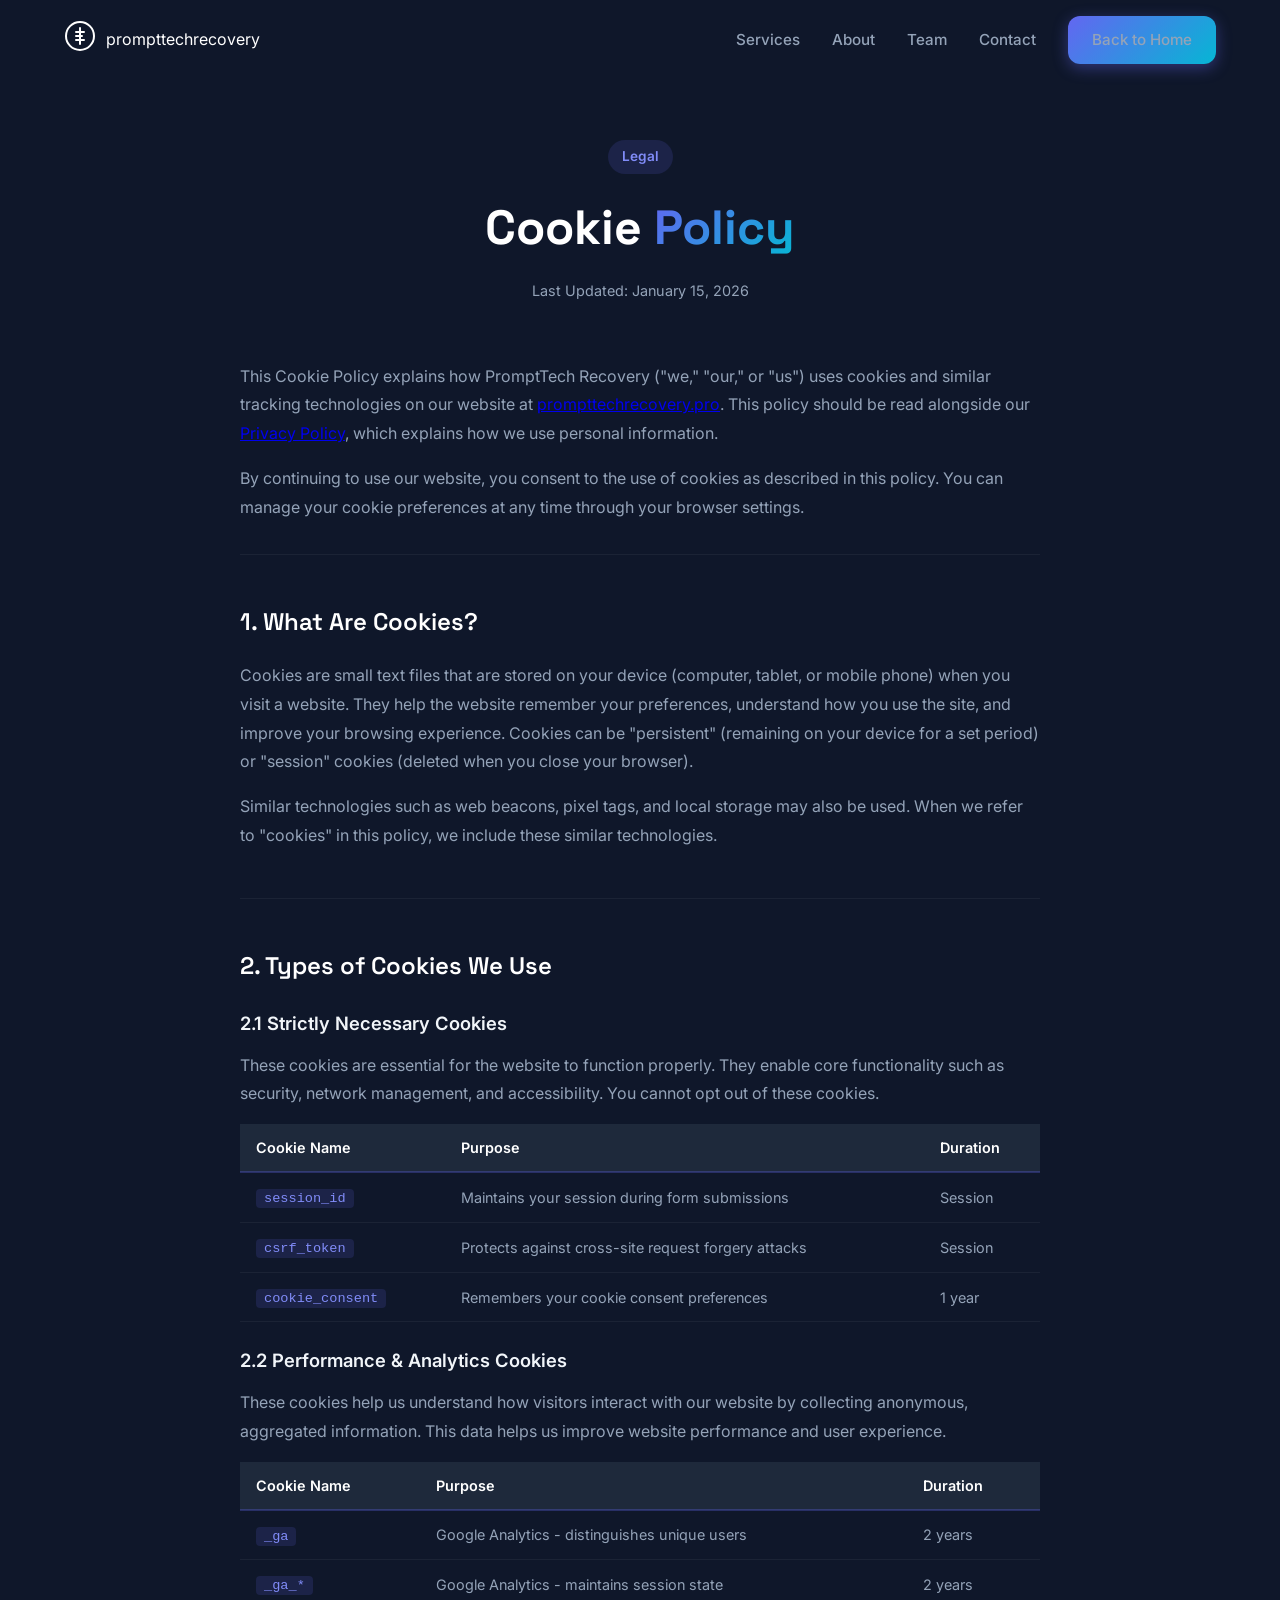
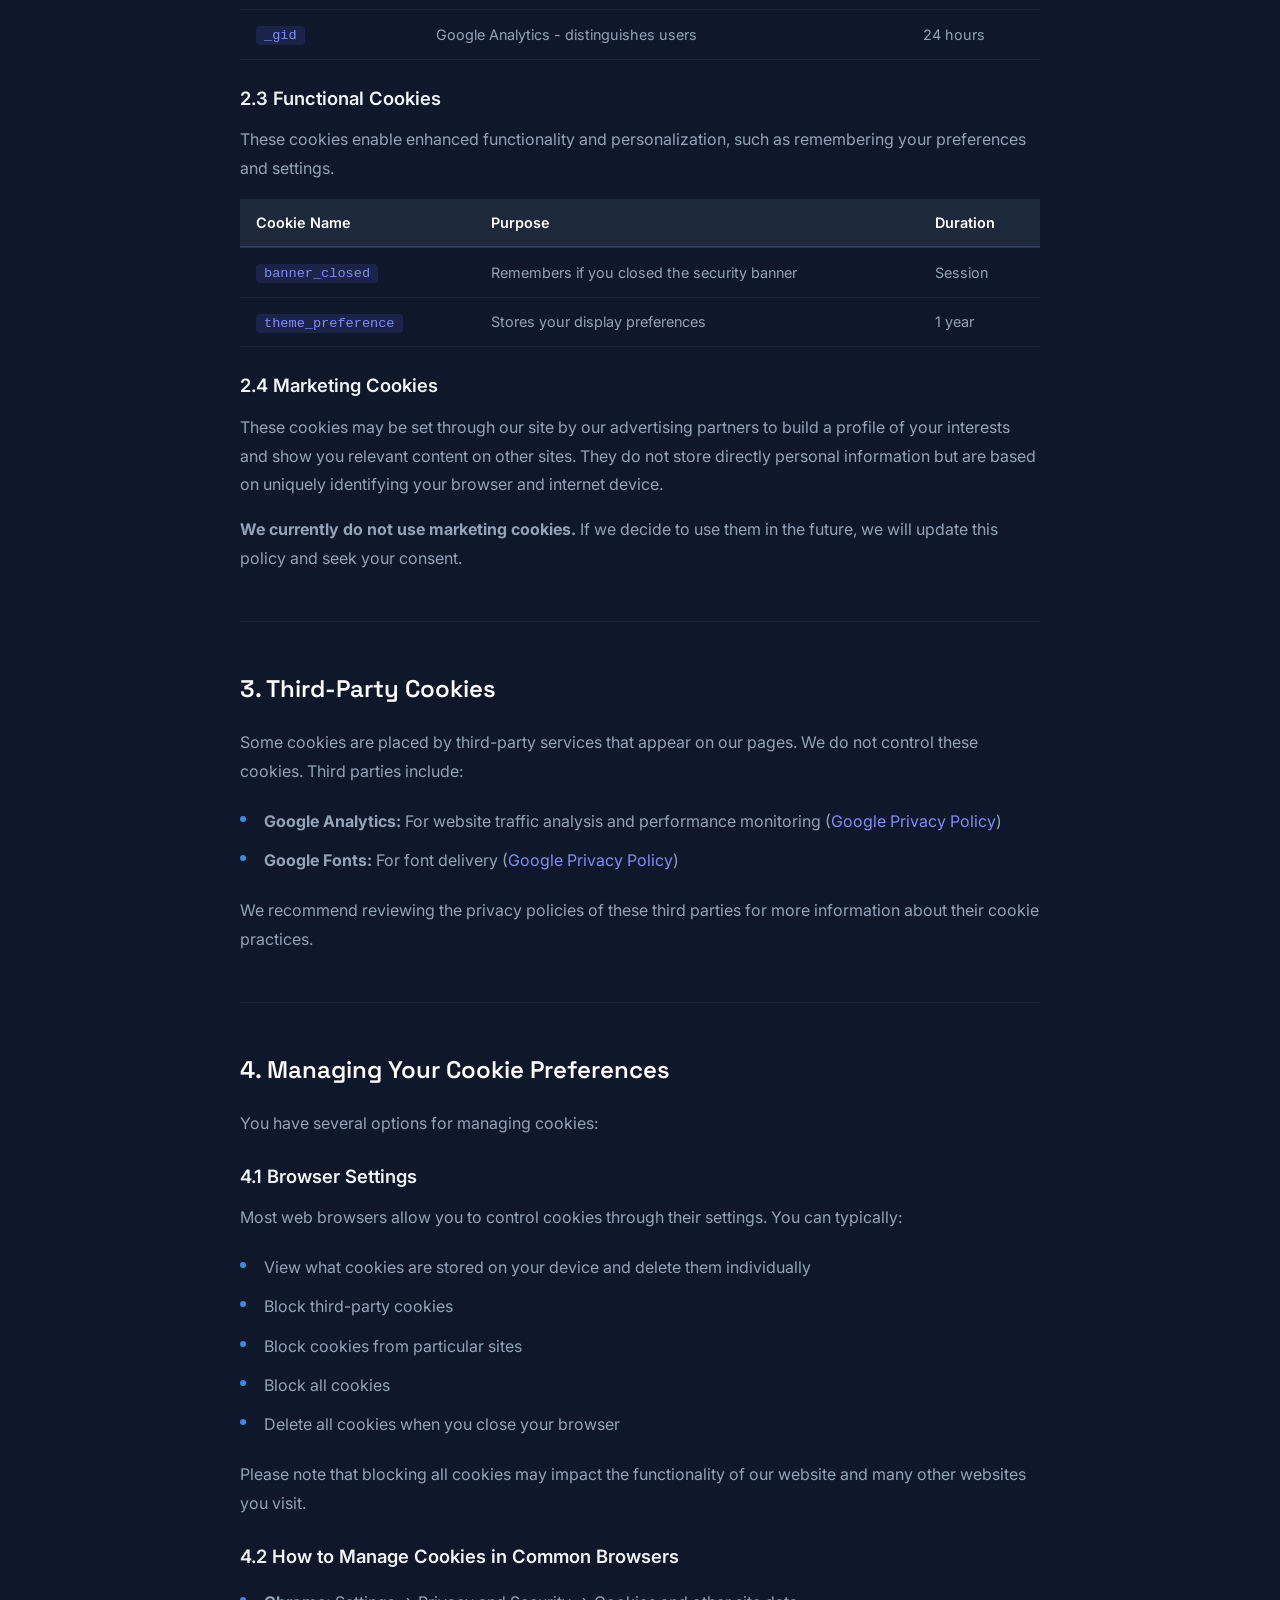
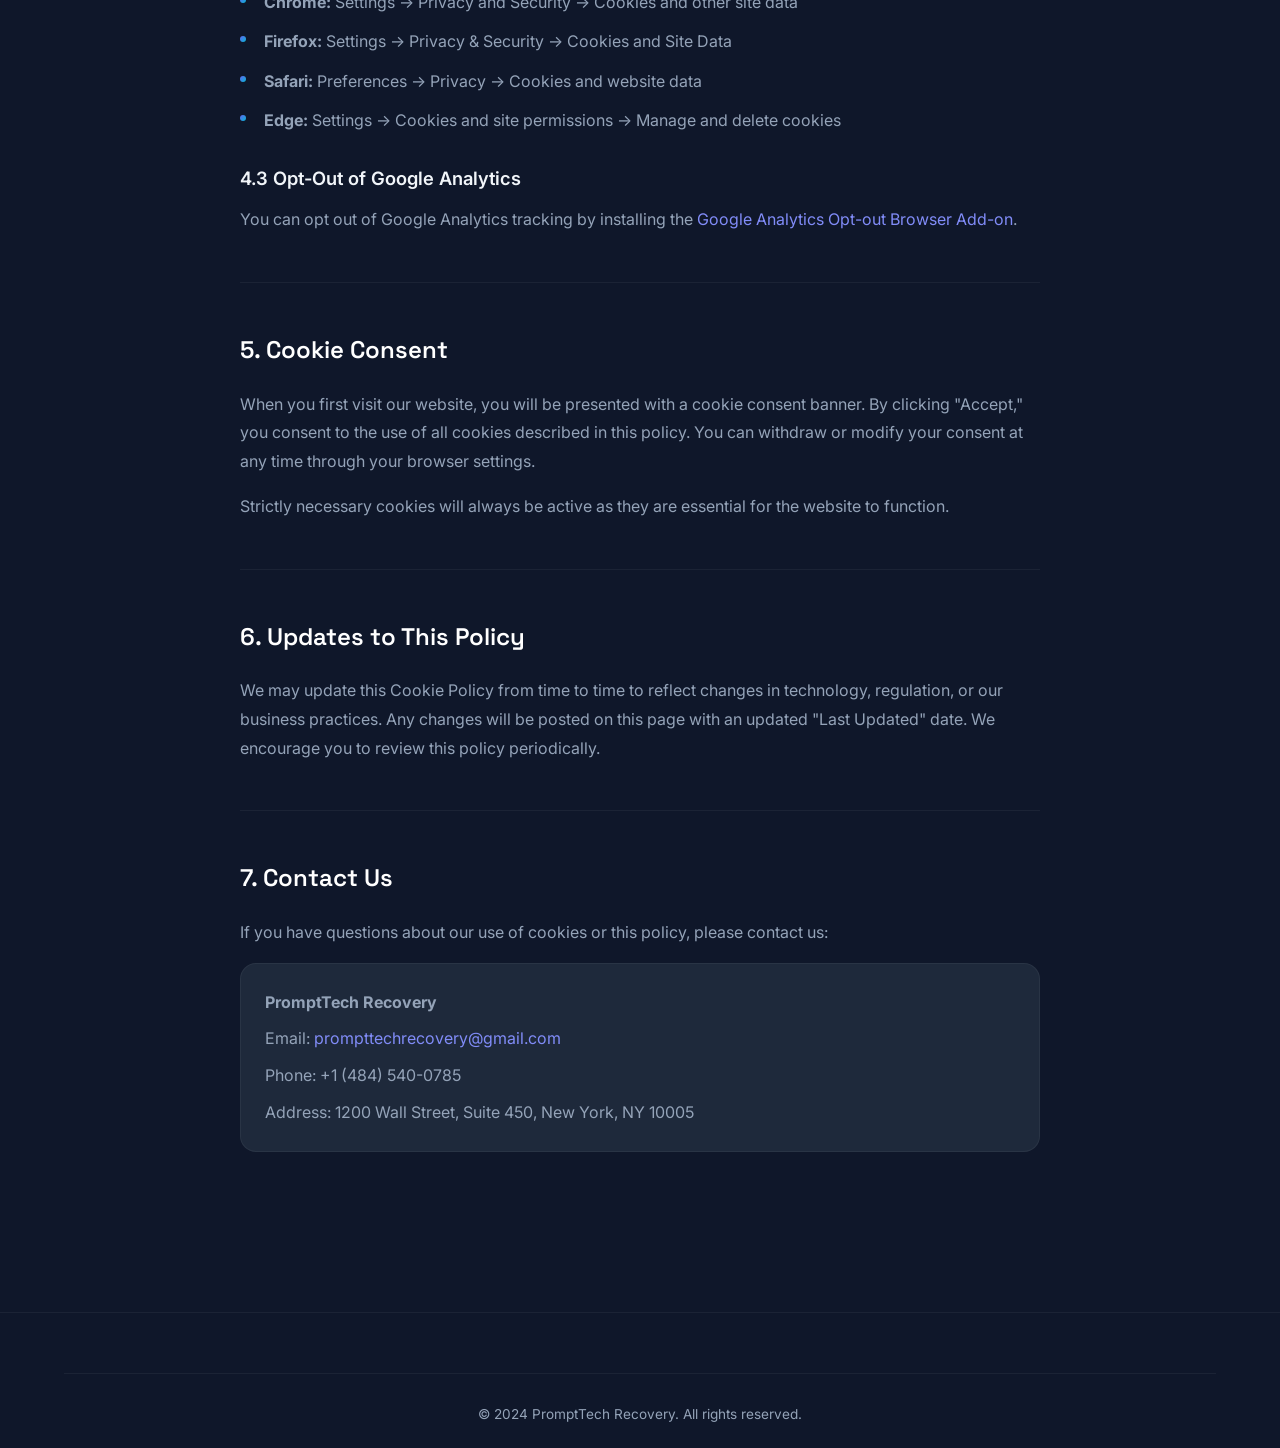
<file: cookie-policy.html>
<!DOCTYPE html>
<html lang="en">
<head>
    <meta charset="UTF-8">
    <meta name="viewport" content="width=device-width, initial-scale=1.0">
    <title>Cookie Policy | PromptTech Recovery</title>
    <meta name="description" content="Cookie Policy for PromptTech Recovery. Learn about the cookies we use and how you can manage your preferences.">
    <link rel="stylesheet" href="styles.css">
    <link rel="preconnect" href="https://fonts.googleapis.com">
    <link rel="preconnect" href="https://fonts.gstatic.com" crossorigin>
    <link href="https://fonts.googleapis.com/css2?family=Inter:wght@300;400;500;600;700;800&family=Space+Grotesk:wght@500;600;700&display=swap" rel="stylesheet">
</head>
<body>
    <nav class="navbar" id="navbar">
        <div class="container nav-container">
            <a href="index.html" class="logo">
                <span class="logo-icon">
                    <svg width="32" height="32" viewBox="0 0 32 32" fill="none">
                        <circle cx="16" cy="16" r="14" stroke="currentColor" stroke-width="2"/>
                        <path d="M16 8v16M12 12h8M12 16h6M12 20h8" stroke="currentColor" stroke-width="2" stroke-linecap="round"/>
                    </svg>
                </span>
                <span class="logo-text">prompttech<span class="highlight">recovery</span></span>
            </a>
            <ul class="nav-links" id="navLinks">
                <li><a href="index.html#services">Services</a></li>
                <li><a href="index.html#about">About</a></li>
                <li><a href="index.html#team">Team</a></li>
                <li><a href="index.html#contact">Contact</a></li>
                <li><a href="index.html" class="btn btn-primary">Back to Home</a></li>
            </ul>
            <button class="mobile-menu-btn" id="mobileMenuBtn">
                <span></span>
                <span></span>
                <span></span>
            </button>
        </div>
    </nav>

    <section class="legal-page">
        <div class="container">
            <div class="legal-header">
                <span class="section-tag">Legal</span>
                <h1>Cookie <span class="gradient-text">Policy</span></h1>
                <p class="legal-updated">Last Updated: January 15, 2026</p>
            </div>
            <div class="legal-content">
                <div class="legal-intro">
                    <p>This Cookie Policy explains how PromptTech Recovery ("we," "our," or "us") uses cookies and similar tracking technologies on our website at <a href="https://prompttechrecovery.pro/">prompttechrecovery.pro</a>. This policy should be read alongside our <a href="privacy-policy.html">Privacy Policy</a>, which explains how we use personal information.</p>
                    <p>By continuing to use our website, you consent to the use of cookies as described in this policy. You can manage your cookie preferences at any time through your browser settings.</p>
                </div>

                <div class="legal-section">
                    <h2>1. What Are Cookies?</h2>
                    <p>Cookies are small text files that are stored on your device (computer, tablet, or mobile phone) when you visit a website. They help the website remember your preferences, understand how you use the site, and improve your browsing experience. Cookies can be "persistent" (remaining on your device for a set period) or "session" cookies (deleted when you close your browser).</p>
                    <p>Similar technologies such as web beacons, pixel tags, and local storage may also be used. When we refer to "cookies" in this policy, we include these similar technologies.</p>
                </div>

                <div class="legal-section">
                    <h2>2. Types of Cookies We Use</h2>

                    <h3>2.1 Strictly Necessary Cookies</h3>
                    <p>These cookies are essential for the website to function properly. They enable core functionality such as security, network management, and accessibility. You cannot opt out of these cookies.</p>
                    <table class="cookie-table">
                        <thead>
                            <tr>
                                <th>Cookie Name</th>
                                <th>Purpose</th>
                                <th>Duration</th>
                            </tr>
                        </thead>
                        <tbody>
                            <tr>
                                <td><code>session_id</code></td>
                                <td>Maintains your session during form submissions</td>
                                <td>Session</td>
                            </tr>
                            <tr>
                                <td><code>csrf_token</code></td>
                                <td>Protects against cross-site request forgery attacks</td>
                                <td>Session</td>
                            </tr>
                            <tr>
                                <td><code>cookie_consent</code></td>
                                <td>Remembers your cookie consent preferences</td>
                                <td>1 year</td>
                            </tr>
                        </tbody>
                    </table>

                    <h3>2.2 Performance & Analytics Cookies</h3>
                    <p>These cookies help us understand how visitors interact with our website by collecting anonymous, aggregated information. This data helps us improve website performance and user experience.</p>
                    <table class="cookie-table">
                        <thead>
                            <tr>
                                <th>Cookie Name</th>
                                <th>Purpose</th>
                                <th>Duration</th>
                            </tr>
                        </thead>
                        <tbody>
                            <tr>
                                <td><code>_ga</code></td>
                                <td>Google Analytics - distinguishes unique users</td>
                                <td>2 years</td>
                            </tr>
                            <tr>
                                <td><code>_ga_*</code></td>
                                <td>Google Analytics - maintains session state</td>
                                <td>2 years</td>
                            </tr>
                            <tr>
                                <td><code>_gid</code></td>
                                <td>Google Analytics - distinguishes users</td>
                                <td>24 hours</td>
                            </tr>
                        </tbody>
                    </table>

                    <h3>2.3 Functional Cookies</h3>
                    <p>These cookies enable enhanced functionality and personalization, such as remembering your preferences and settings.</p>
                    <table class="cookie-table">
                        <thead>
                            <tr>
                                <th>Cookie Name</th>
                                <th>Purpose</th>
                                <th>Duration</th>
                            </tr>
                        </thead>
                        <tbody>
                            <tr>
                                <td><code>banner_closed</code></td>
                                <td>Remembers if you closed the security banner</td>
                                <td>Session</td>
                            </tr>
                            <tr>
                                <td><code>theme_preference</code></td>
                                <td>Stores your display preferences</td>
                                <td>1 year</td>
                            </tr>
                        </tbody>
                    </table>

                    <h3>2.4 Marketing Cookies</h3>
                    <p>These cookies may be set through our site by our advertising partners to build a profile of your interests and show you relevant content on other sites. They do not store directly personal information but are based on uniquely identifying your browser and internet device.</p>
                    <p><strong>We currently do not use marketing cookies.</strong> If we decide to use them in the future, we will update this policy and seek your consent.</p>
                </div>

                <div class="legal-section">
                    <h2>3. Third-Party Cookies</h2>
                    <p>Some cookies are placed by third-party services that appear on our pages. We do not control these cookies. Third parties include:</p>
                    <ul>
                        <li><strong>Google Analytics:</strong> For website traffic analysis and performance monitoring (<a href="https://policies.google.com/privacy" target="_blank" rel="noopener noreferrer">Google Privacy Policy</a>)</li>
                        <li><strong>Google Fonts:</strong> For font delivery (<a href="https://policies.google.com/privacy" target="_blank" rel="noopener noreferrer">Google Privacy Policy</a>)</li>
                    </ul>
                    <p>We recommend reviewing the privacy policies of these third parties for more information about their cookie practices.</p>
                </div>

                <div class="legal-section">
                    <h2>4. Managing Your Cookie Preferences</h2>
                    <p>You have several options for managing cookies:</p>

                    <h3>4.1 Browser Settings</h3>
                    <p>Most web browsers allow you to control cookies through their settings. You can typically:</p>
                    <ul>
                        <li>View what cookies are stored on your device and delete them individually</li>
                        <li>Block third-party cookies</li>
                        <li>Block cookies from particular sites</li>
                        <li>Block all cookies</li>
                        <li>Delete all cookies when you close your browser</li>
                    </ul>
                    <p>Please note that blocking all cookies may impact the functionality of our website and many other websites you visit.</p>

                    <h3>4.2 How to Manage Cookies in Common Browsers</h3>
                    <ul>
                        <li><strong>Chrome:</strong> Settings → Privacy and Security → Cookies and other site data</li>
                        <li><strong>Firefox:</strong> Settings → Privacy & Security → Cookies and Site Data</li>
                        <li><strong>Safari:</strong> Preferences → Privacy → Cookies and website data</li>
                        <li><strong>Edge:</strong> Settings → Cookies and site permissions → Manage and delete cookies</li>
                    </ul>

                    <h3>4.3 Opt-Out of Google Analytics</h3>
                    <p>You can opt out of Google Analytics tracking by installing the <a href="https://tools.google.com/dlpage/gaoptout" target="_blank" rel="noopener noreferrer">Google Analytics Opt-out Browser Add-on</a>.</p>
                </div>

                <div class="legal-section">
                    <h2>5. Cookie Consent</h2>
                    <p>When you first visit our website, you will be presented with a cookie consent banner. By clicking "Accept," you consent to the use of all cookies described in this policy. You can withdraw or modify your consent at any time through your browser settings.</p>
                    <p>Strictly necessary cookies will always be active as they are essential for the website to function.</p>
                </div>

                <div class="legal-section">
                    <h2>6. Updates to This Policy</h2>
                    <p>We may update this Cookie Policy from time to time to reflect changes in technology, regulation, or our business practices. Any changes will be posted on this page with an updated "Last Updated" date. We encourage you to review this policy periodically.</p>
                </div>

                <div class="legal-section">
                    <h2>7. Contact Us</h2>
                    <p>If you have questions about our use of cookies or this policy, please contact us:</p>
                    <div class="legal-contact">
                        <p><strong>PromptTech Recovery</strong></p>
                        <p>Email: <a href="mailto:prompttechrecovery@gmail.com">prompttechrecovery@gmail.com</a></p>
                        <p>Phone: +1 (484) 540-0785</p>
                        <p>Address: 1200 Wall Street, Suite 450, New York, NY 10005</p>
                    </div>
                </div>
            </div>
        </div>
    </section>

    <footer class="footer">
        <div class="container">
            <div class="footer-bottom">
                <p>&copy; 2024 PromptTech Recovery. All rights reserved.</p>
            </div>
        </div>
    </footer>

    <script src="script.js"></script>
</body>
</html>
</file>
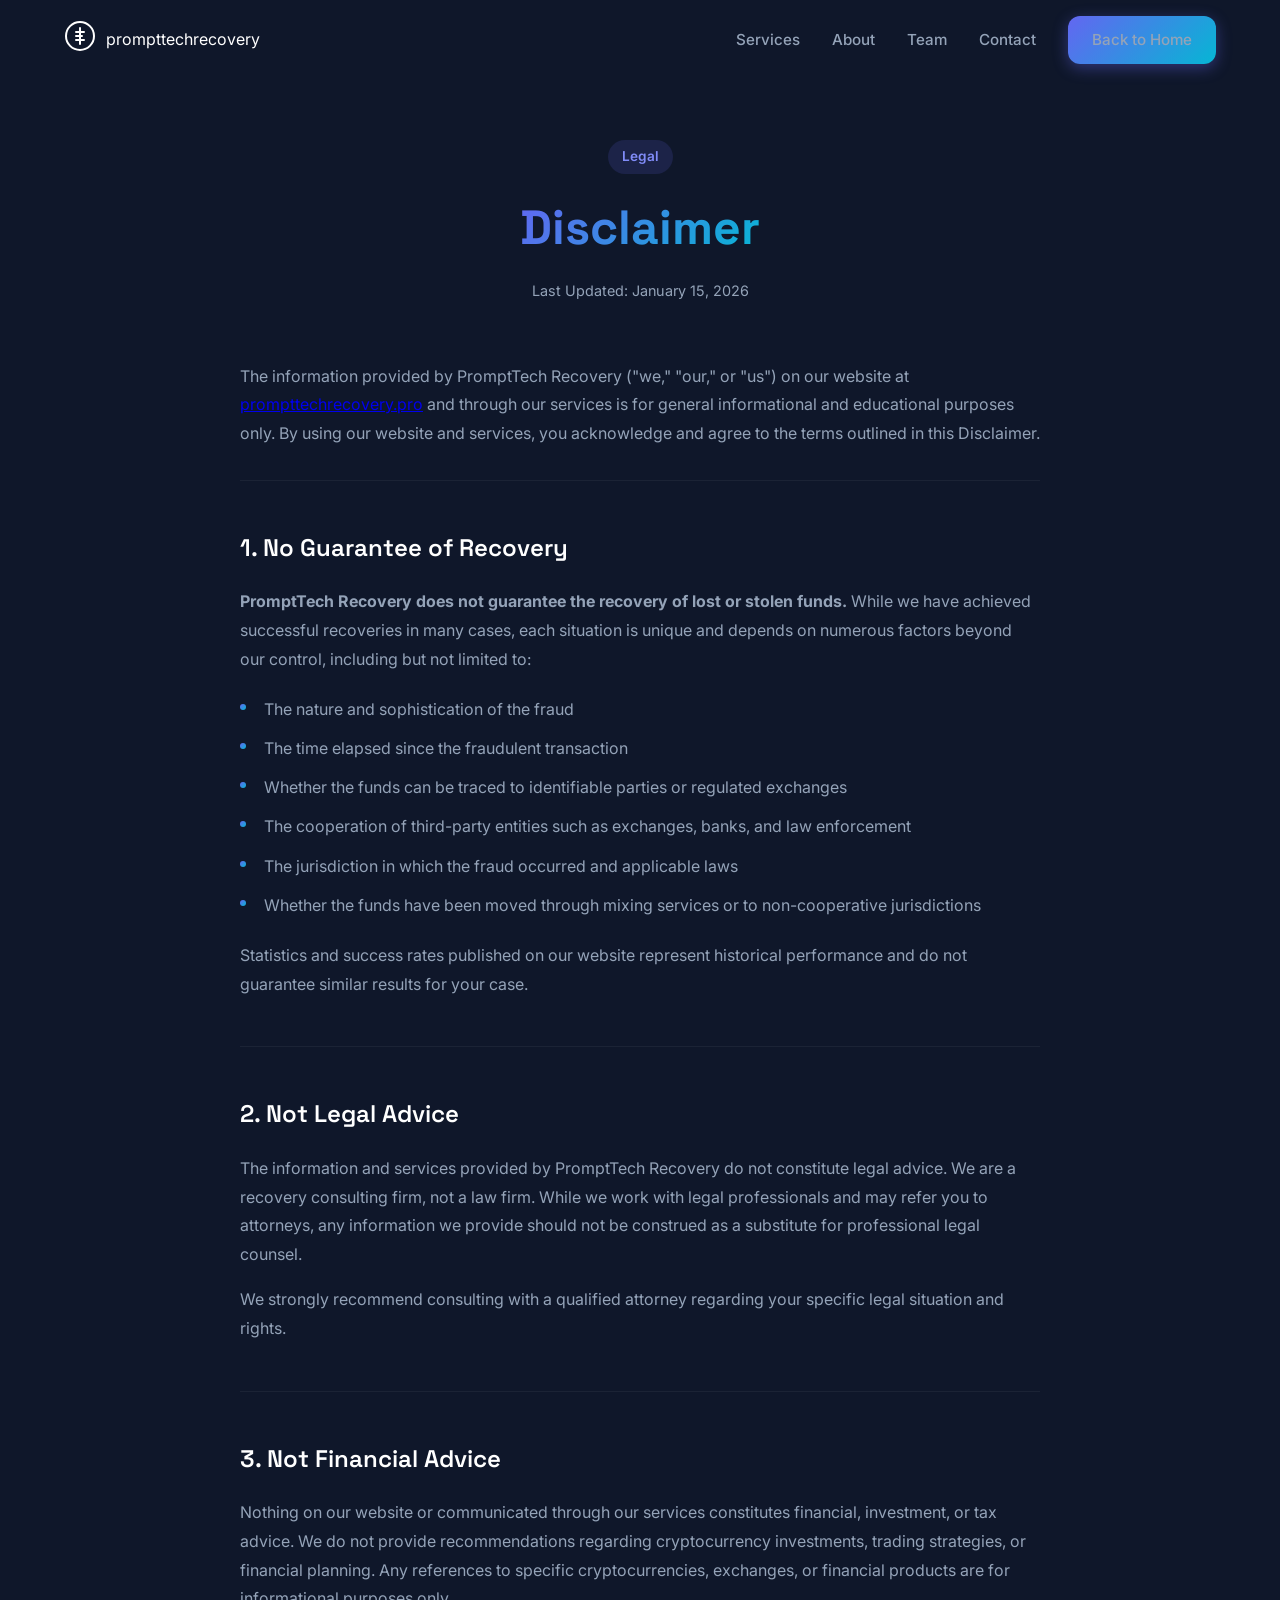
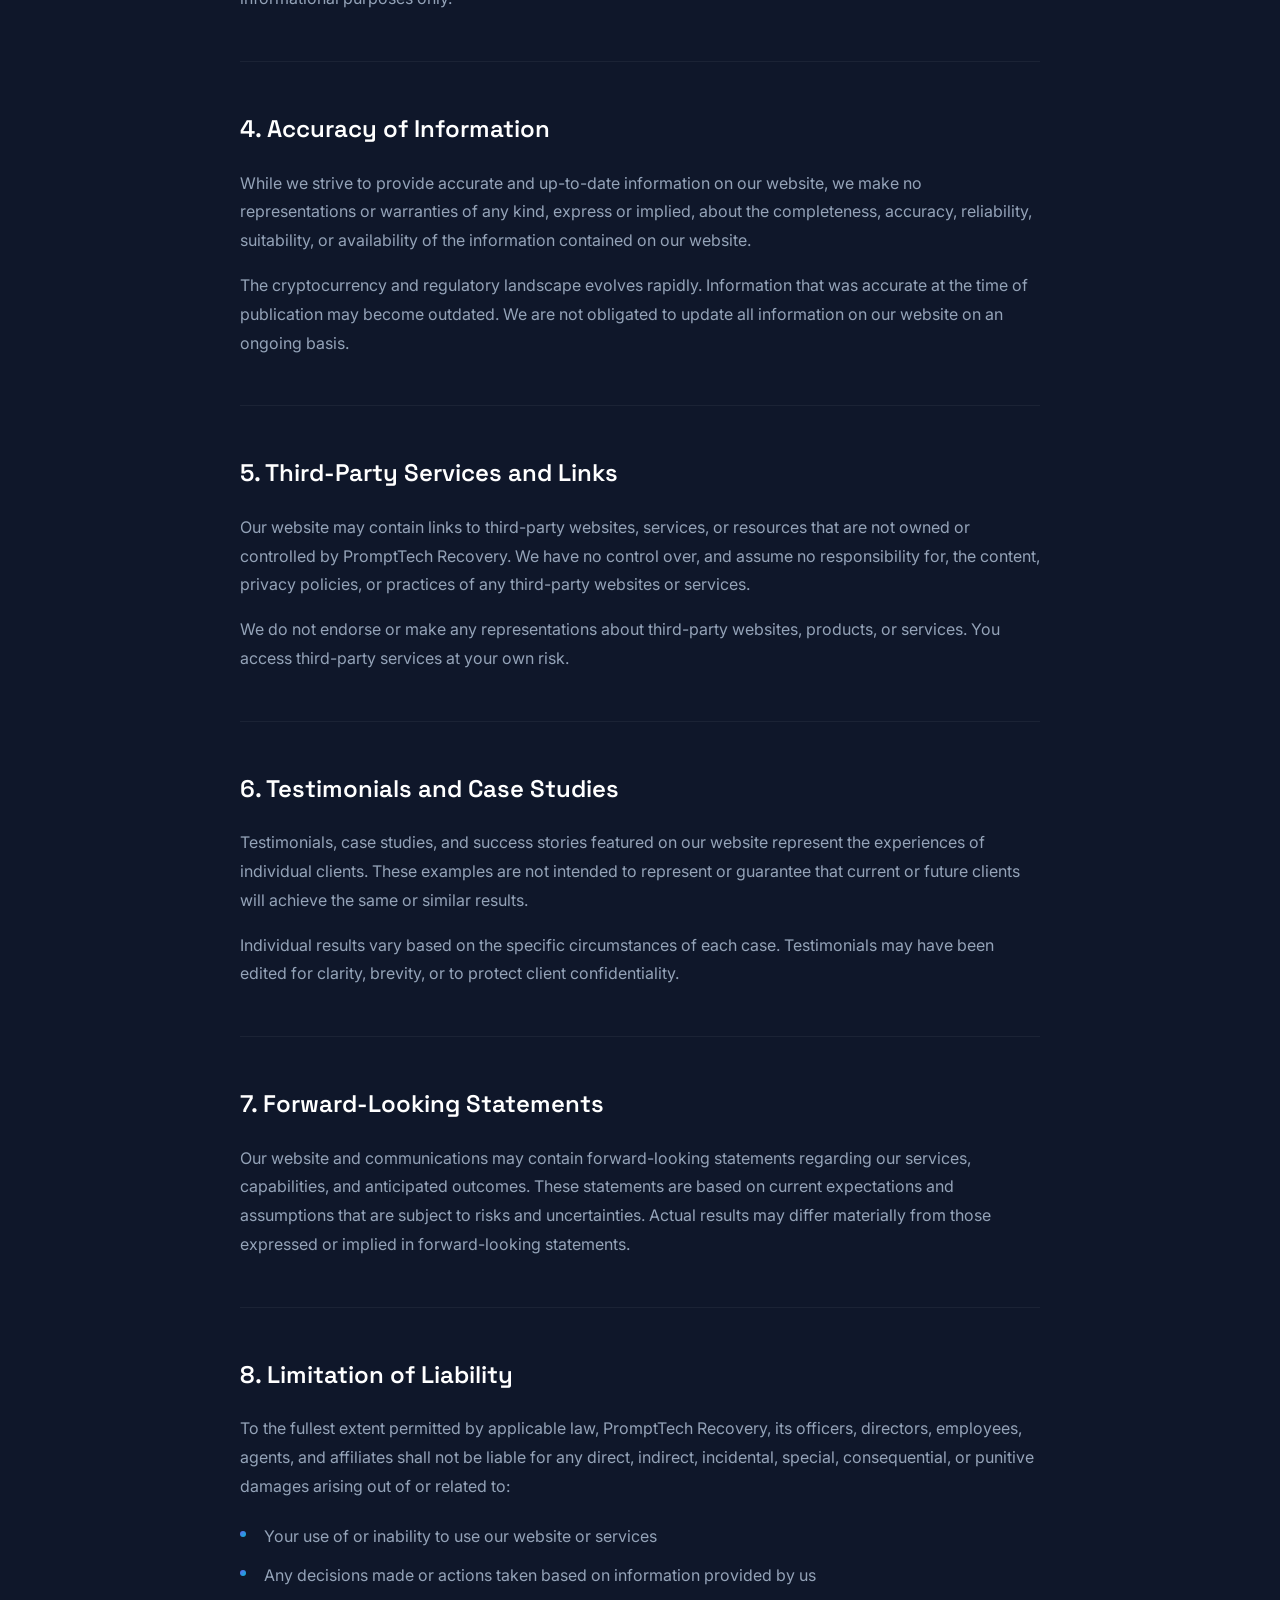
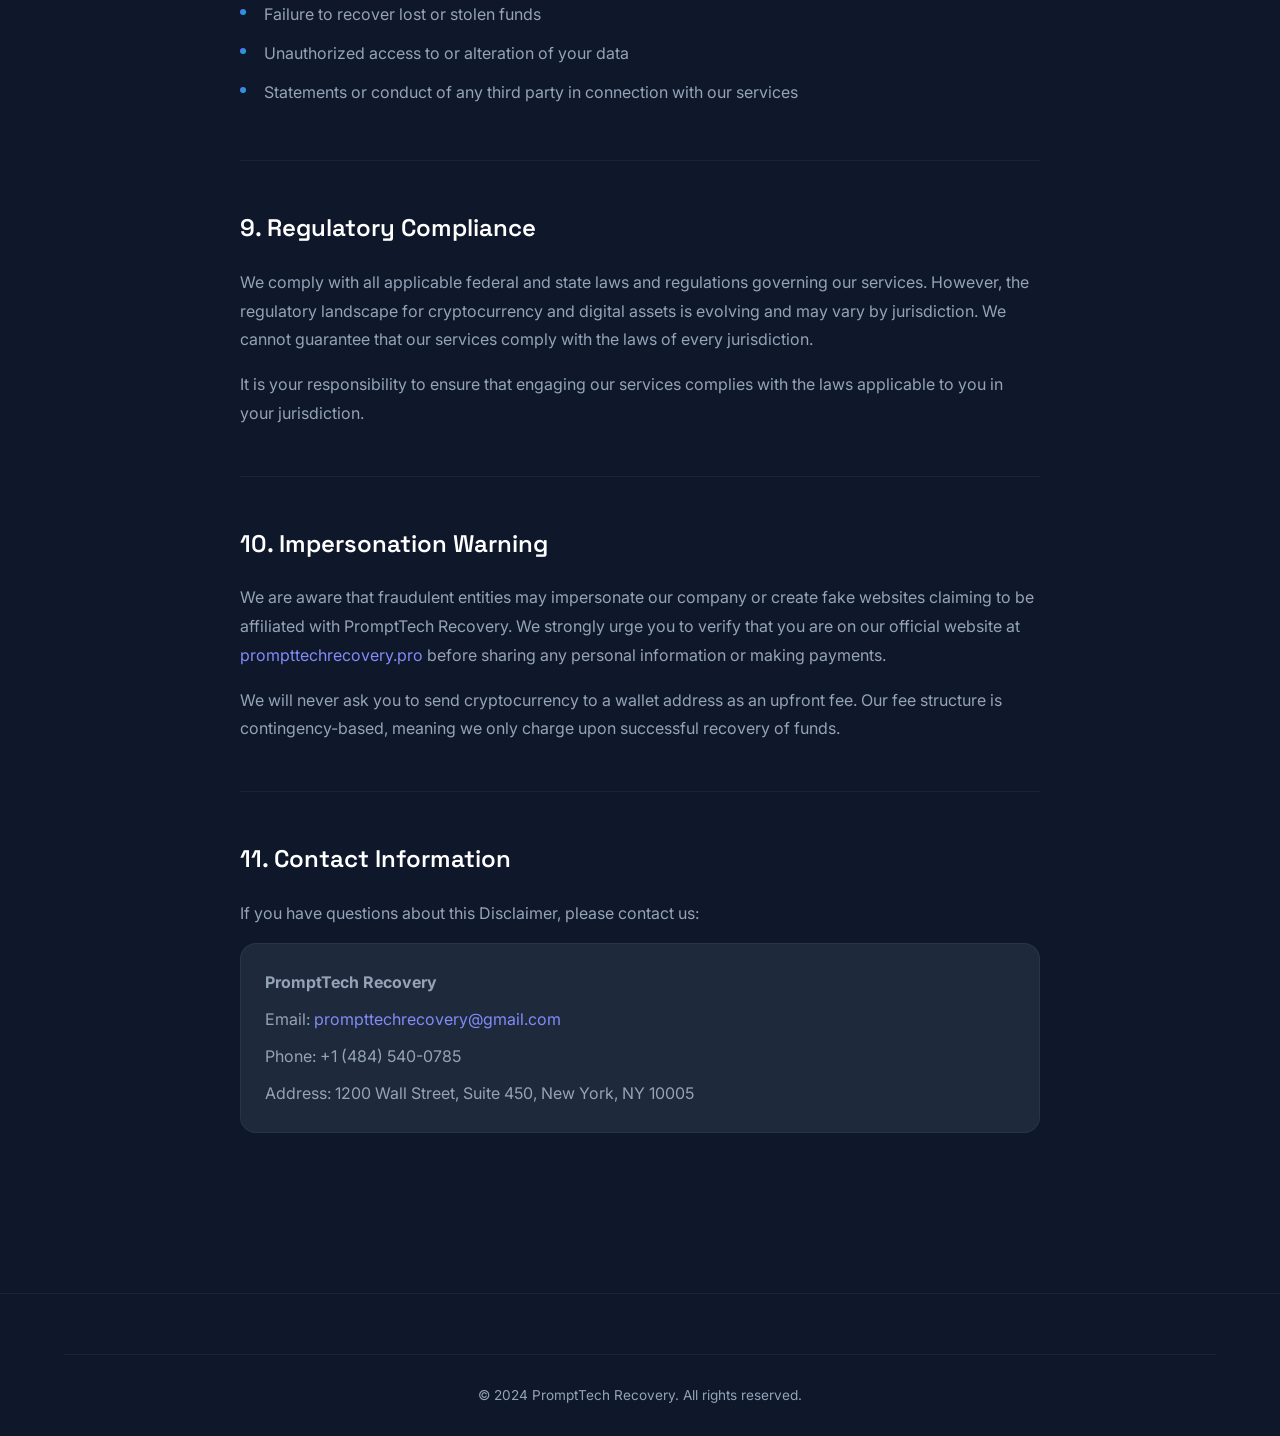
<file: disclaimer.html>
<!DOCTYPE html>
<html lang="en">
<head>
    <meta charset="UTF-8">
    <meta name="viewport" content="width=device-width, initial-scale=1.0">
    <title>Disclaimer | PromptTech Recovery</title>
    <meta name="description" content="Legal Disclaimer for PromptTech Recovery. Important information about our services, limitations, and your rights.">
    <link rel="stylesheet" href="styles.css">
    <link rel="preconnect" href="https://fonts.googleapis.com">
    <link rel="preconnect" href="https://fonts.gstatic.com" crossorigin>
    <link href="https://fonts.googleapis.com/css2?family=Inter:wght@300;400;500;600;700;800&family=Space+Grotesk:wght@500;600;700&display=swap" rel="stylesheet">
</head>
<body>
    <nav class="navbar" id="navbar">
        <div class="container nav-container">
            <a href="index.html" class="logo">
                <span class="logo-icon">
                    <svg width="32" height="32" viewBox="0 0 32 32" fill="none">
                        <circle cx="16" cy="16" r="14" stroke="currentColor" stroke-width="2"/>
                        <path d="M16 8v16M12 12h8M12 16h6M12 20h8" stroke="currentColor" stroke-width="2" stroke-linecap="round"/>
                    </svg>
                </span>
                <span class="logo-text">prompttech<span class="highlight">recovery</span></span>
            </a>
            <ul class="nav-links" id="navLinks">
                <li><a href="index.html#services">Services</a></li>
                <li><a href="index.html#about">About</a></li>
                <li><a href="index.html#team">Team</a></li>
                <li><a href="index.html#contact">Contact</a></li>
                <li><a href="index.html" class="btn btn-primary">Back to Home</a></li>
            </ul>
            <button class="mobile-menu-btn" id="mobileMenuBtn">
                <span></span>
                <span></span>
                <span></span>
            </button>
        </div>
    </nav>

    <section class="legal-page">
        <div class="container">
            <div class="legal-header">
                <span class="section-tag">Legal</span>
                <h1><span class="gradient-text">Disclaimer</span></h1>
                <p class="legal-updated">Last Updated: January 15, 2026</p>
            </div>
            <div class="legal-content">
                <div class="legal-intro">
                    <p>The information provided by PromptTech Recovery ("we," "our," or "us") on our website at <a href="https://prompttechrecovery.pro/">prompttechrecovery.pro</a> and through our services is for general informational and educational purposes only. By using our website and services, you acknowledge and agree to the terms outlined in this Disclaimer.</p>
                </div>

                <div class="legal-section">
                    <h2>1. No Guarantee of Recovery</h2>
                    <p><strong>PromptTech Recovery does not guarantee the recovery of lost or stolen funds.</strong> While we have achieved successful recoveries in many cases, each situation is unique and depends on numerous factors beyond our control, including but not limited to:</p>
                    <ul>
                        <li>The nature and sophistication of the fraud</li>
                        <li>The time elapsed since the fraudulent transaction</li>
                        <li>Whether the funds can be traced to identifiable parties or regulated exchanges</li>
                        <li>The cooperation of third-party entities such as exchanges, banks, and law enforcement</li>
                        <li>The jurisdiction in which the fraud occurred and applicable laws</li>
                        <li>Whether the funds have been moved through mixing services or to non-cooperative jurisdictions</li>
                    </ul>
                    <p>Statistics and success rates published on our website represent historical performance and do not guarantee similar results for your case.</p>
                </div>

                <div class="legal-section">
                    <h2>2. Not Legal Advice</h2>
                    <p>The information and services provided by PromptTech Recovery do not constitute legal advice. We are a recovery consulting firm, not a law firm. While we work with legal professionals and may refer you to attorneys, any information we provide should not be construed as a substitute for professional legal counsel.</p>
                    <p>We strongly recommend consulting with a qualified attorney regarding your specific legal situation and rights.</p>
                </div>

                <div class="legal-section">
                    <h2>3. Not Financial Advice</h2>
                    <p>Nothing on our website or communicated through our services constitutes financial, investment, or tax advice. We do not provide recommendations regarding cryptocurrency investments, trading strategies, or financial planning. Any references to specific cryptocurrencies, exchanges, or financial products are for informational purposes only.</p>
                </div>

                <div class="legal-section">
                    <h2>4. Accuracy of Information</h2>
                    <p>While we strive to provide accurate and up-to-date information on our website, we make no representations or warranties of any kind, express or implied, about the completeness, accuracy, reliability, suitability, or availability of the information contained on our website.</p>
                    <p>The cryptocurrency and regulatory landscape evolves rapidly. Information that was accurate at the time of publication may become outdated. We are not obligated to update all information on our website on an ongoing basis.</p>
                </div>

                <div class="legal-section">
                    <h2>5. Third-Party Services and Links</h2>
                    <p>Our website may contain links to third-party websites, services, or resources that are not owned or controlled by PromptTech Recovery. We have no control over, and assume no responsibility for, the content, privacy policies, or practices of any third-party websites or services.</p>
                    <p>We do not endorse or make any representations about third-party websites, products, or services. You access third-party services at your own risk.</p>
                </div>

                <div class="legal-section">
                    <h2>6. Testimonials and Case Studies</h2>
                    <p>Testimonials, case studies, and success stories featured on our website represent the experiences of individual clients. These examples are not intended to represent or guarantee that current or future clients will achieve the same or similar results.</p>
                    <p>Individual results vary based on the specific circumstances of each case. Testimonials may have been edited for clarity, brevity, or to protect client confidentiality.</p>
                </div>

                <div class="legal-section">
                    <h2>7. Forward-Looking Statements</h2>
                    <p>Our website and communications may contain forward-looking statements regarding our services, capabilities, and anticipated outcomes. These statements are based on current expectations and assumptions that are subject to risks and uncertainties. Actual results may differ materially from those expressed or implied in forward-looking statements.</p>
                </div>

                <div class="legal-section">
                    <h2>8. Limitation of Liability</h2>
                    <p>To the fullest extent permitted by applicable law, PromptTech Recovery, its officers, directors, employees, agents, and affiliates shall not be liable for any direct, indirect, incidental, special, consequential, or punitive damages arising out of or related to:</p>
                    <ul>
                        <li>Your use of or inability to use our website or services</li>
                        <li>Any decisions made or actions taken based on information provided by us</li>
                        <li>Failure to recover lost or stolen funds</li>
                        <li>Unauthorized access to or alteration of your data</li>
                        <li>Statements or conduct of any third party in connection with our services</li>
                    </ul>
                </div>

                <div class="legal-section">
                    <h2>9. Regulatory Compliance</h2>
                    <p>We comply with all applicable federal and state laws and regulations governing our services. However, the regulatory landscape for cryptocurrency and digital assets is evolving and may vary by jurisdiction. We cannot guarantee that our services comply with the laws of every jurisdiction.</p>
                    <p>It is your responsibility to ensure that engaging our services complies with the laws applicable to you in your jurisdiction.</p>
                </div>

                <div class="legal-section">
                    <h2>10. Impersonation Warning</h2>
                    <p>We are aware that fraudulent entities may impersonate our company or create fake websites claiming to be affiliated with PromptTech Recovery. We strongly urge you to verify that you are on our official website at <a href="https://prompttechrecovery.pro/">prompttechrecovery.pro</a> before sharing any personal information or making payments.</p>
                    <p>We will never ask you to send cryptocurrency to a wallet address as an upfront fee. Our fee structure is contingency-based, meaning we only charge upon successful recovery of funds.</p>
                </div>

                <div class="legal-section">
                    <h2>11. Contact Information</h2>
                    <p>If you have questions about this Disclaimer, please contact us:</p>
                    <div class="legal-contact">
                        <p><strong>PromptTech Recovery</strong></p>
                        <p>Email: <a href="mailto:prompttechrecovery@gmail.com">prompttechrecovery@gmail.com</a></p>
                        <p>Phone: +1 (484) 540-0785</p>
                        <p>Address: 1200 Wall Street, Suite 450, New York, NY 10005</p>
                    </div>
                </div>
            </div>
        </div>
    </section>

    <footer class="footer">
        <div class="container">
            <div class="footer-bottom">
                <p>&copy; 2024 PromptTech Recovery. All rights reserved.</p>
            </div>
        </div>
    </footer>

    <script src="script.js"></script>
</body>
</html>
</file>
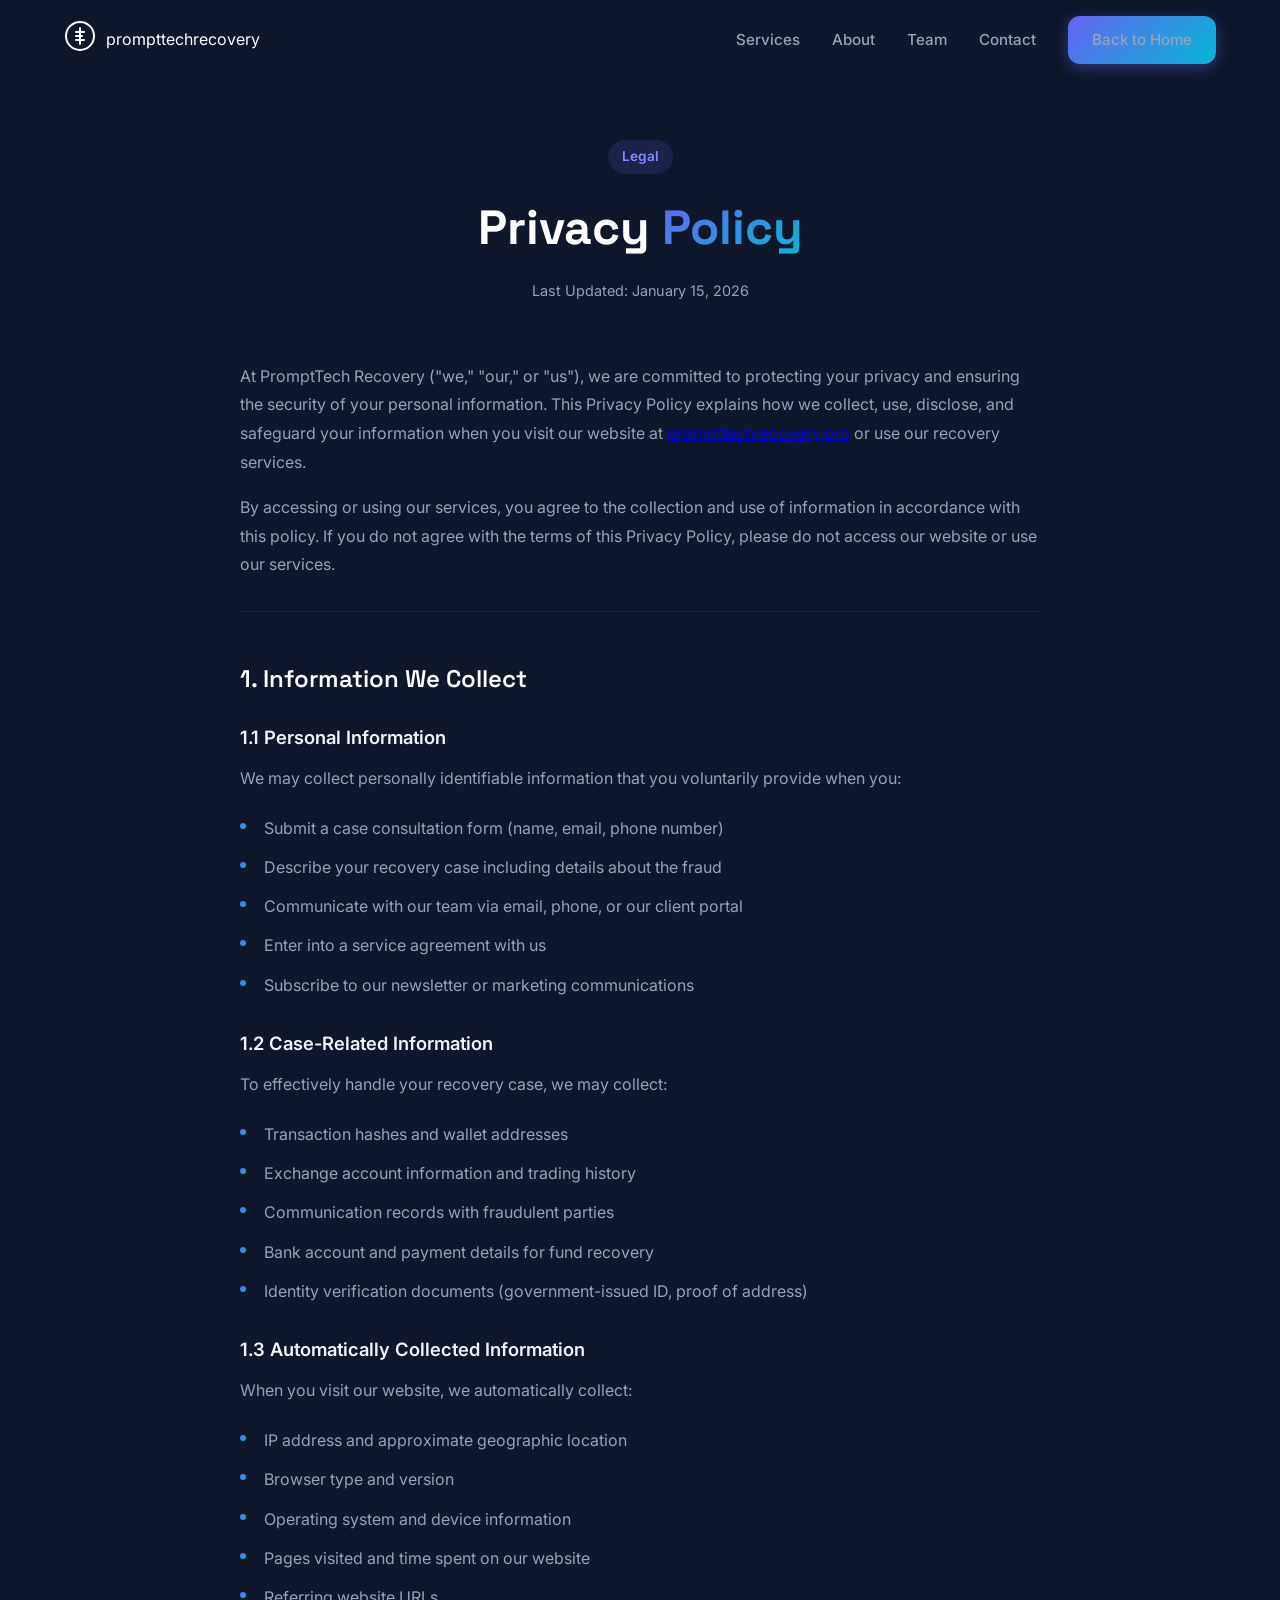
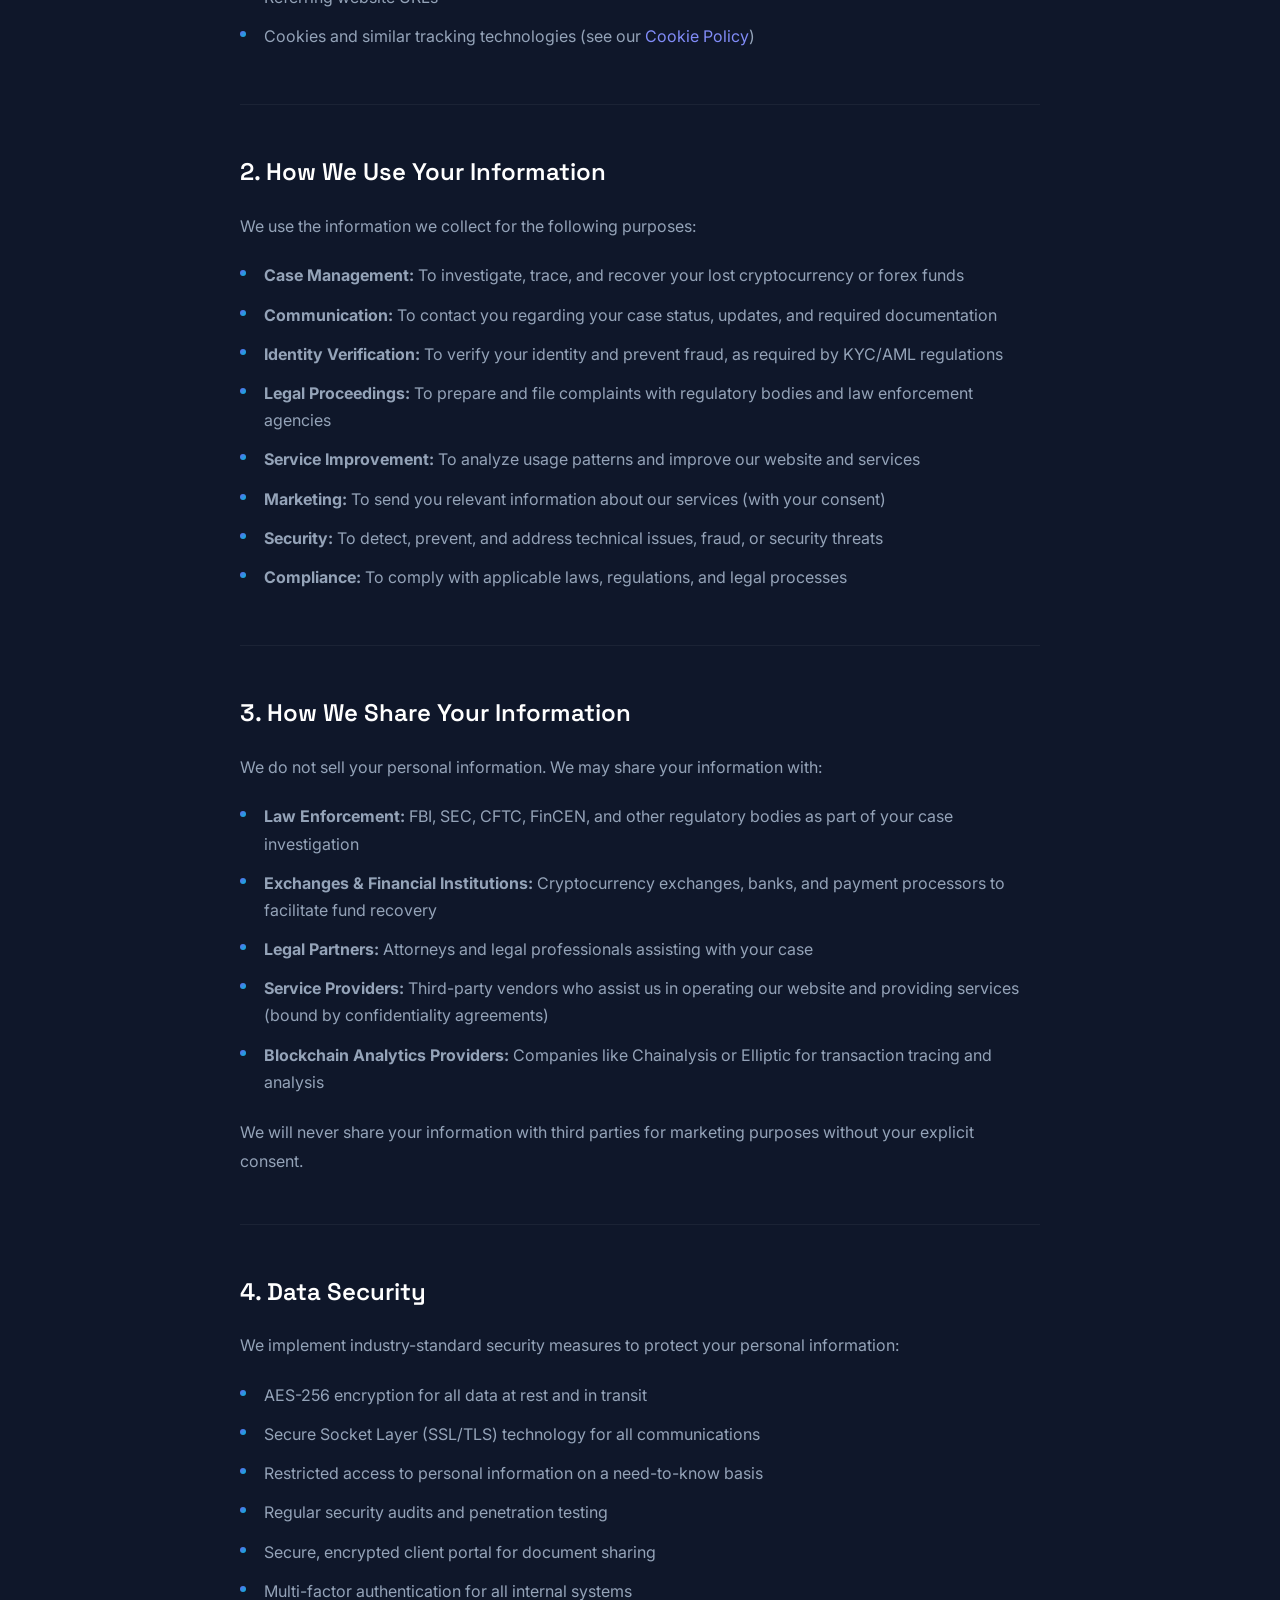
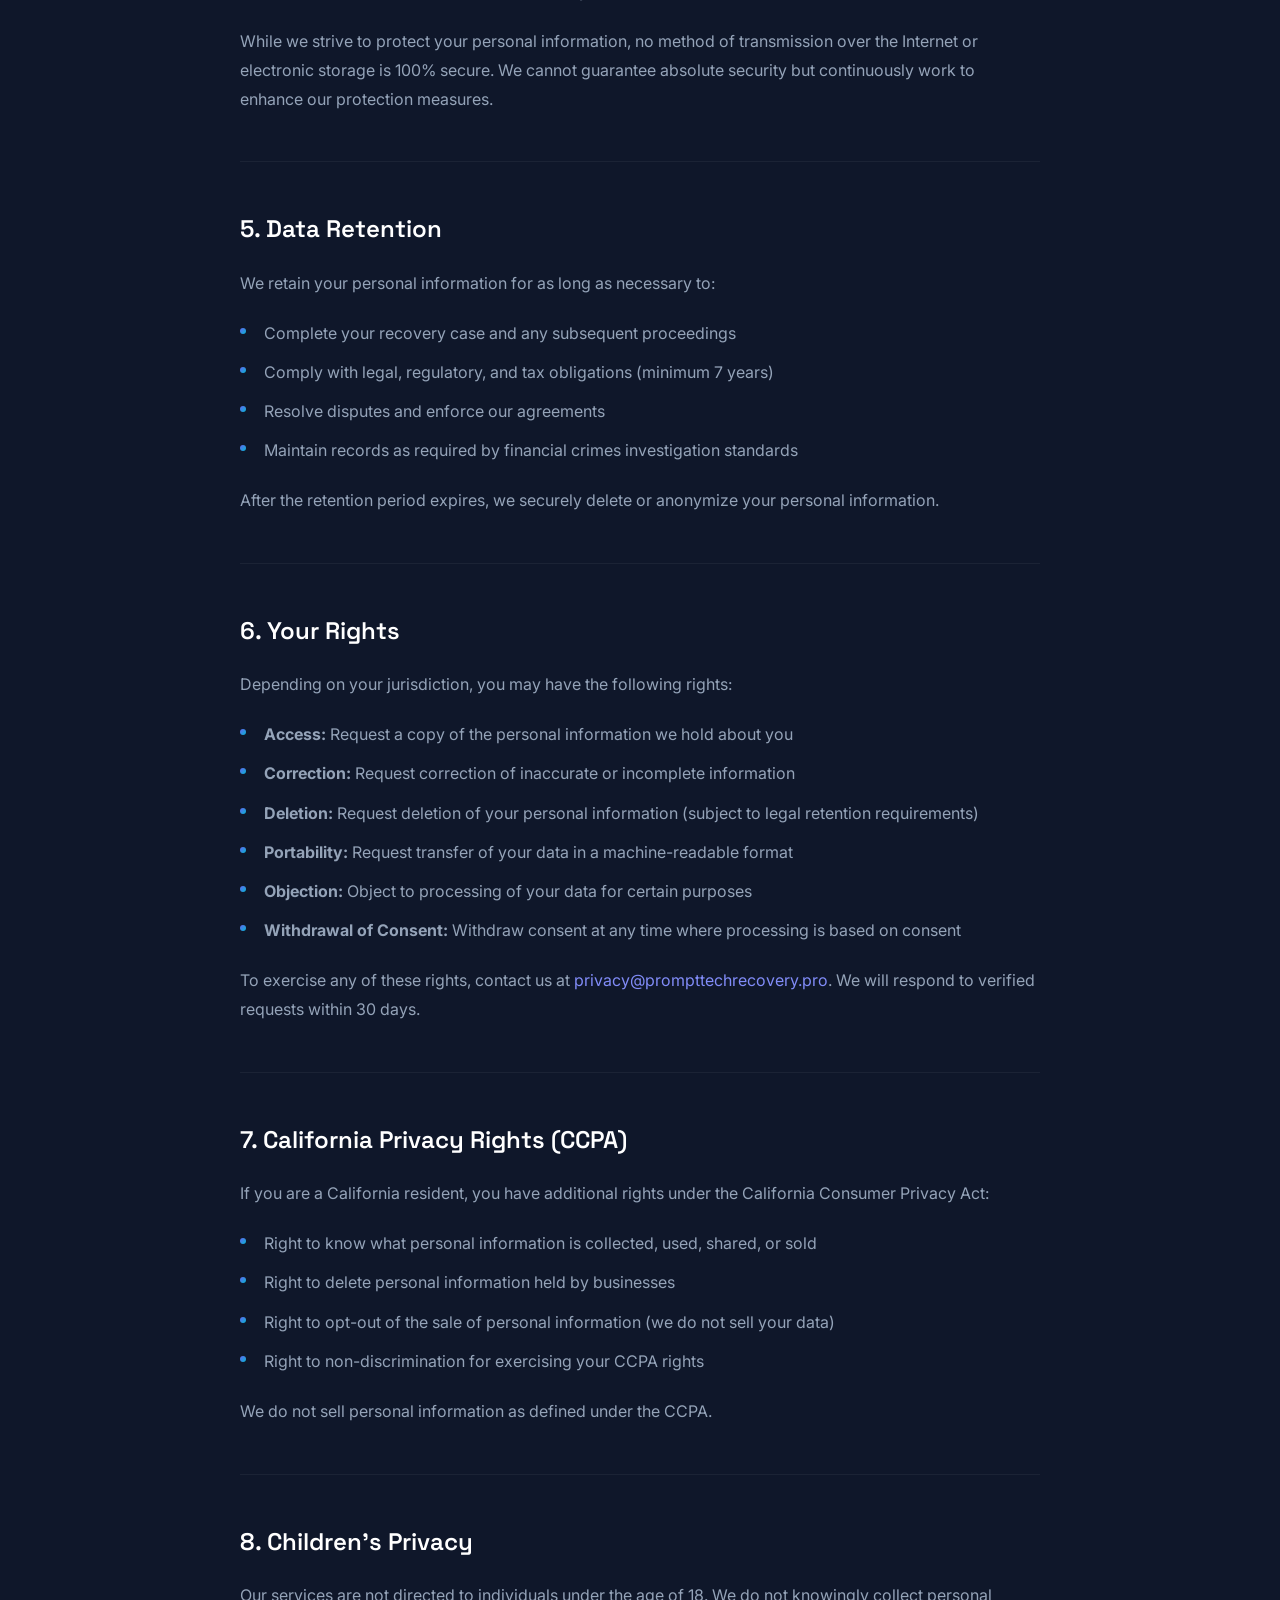
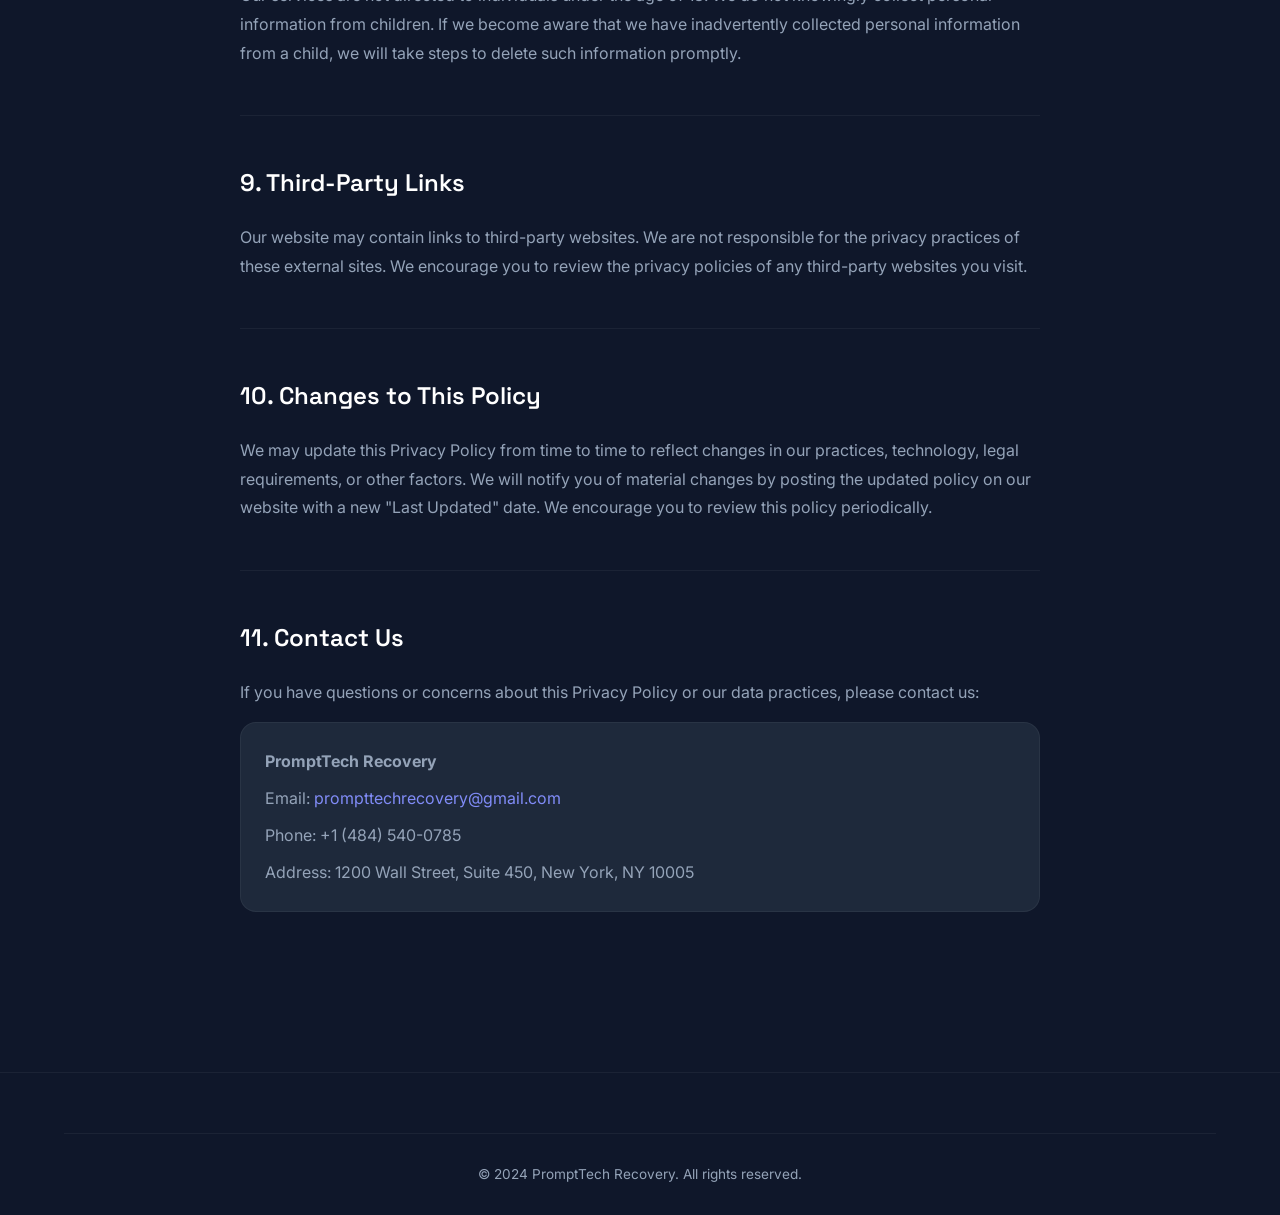
<file: privacy-policy.html>
<!DOCTYPE html>
<html lang="en">
<head>
    <meta charset="UTF-8">
    <meta name="viewport" content="width=device-width, initial-scale=1.0">
    <title>Privacy Policy | PromptTech Recovery</title>
    <meta name="description" content="Privacy Policy for PromptTech Recovery. Learn how we collect, use, and protect your personal information.">
    <link rel="stylesheet" href="styles.css">
    <link rel="preconnect" href="https://fonts.googleapis.com">
    <link rel="preconnect" href="https://fonts.gstatic.com" crossorigin>
    <link href="https://fonts.googleapis.com/css2?family=Inter:wght@300;400;500;600;700;800&family=Space+Grotesk:wght@500;600;700&display=swap" rel="stylesheet">
</head>
<body>
    <nav class="navbar" id="navbar">
        <div class="container nav-container">
            <a href="index.html" class="logo">
                <span class="logo-icon">
                    <svg width="32" height="32" viewBox="0 0 32 32" fill="none">
                        <circle cx="16" cy="16" r="14" stroke="currentColor" stroke-width="2"/>
                        <path d="M16 8v16M12 12h8M12 16h6M12 20h8" stroke="currentColor" stroke-width="2" stroke-linecap="round"/>
                    </svg>
                </span>
                <span class="logo-text">prompttech<span class="highlight">recovery</span></span>
            </a>
            <ul class="nav-links" id="navLinks">
                <li><a href="index.html#services">Services</a></li>
                <li><a href="index.html#about">About</a></li>
                <li><a href="index.html#team">Team</a></li>
                <li><a href="index.html#contact">Contact</a></li>
                <li><a href="index.html" class="btn btn-primary">Back to Home</a></li>
            </ul>
            <button class="mobile-menu-btn" id="mobileMenuBtn">
                <span></span>
                <span></span>
                <span></span>
            </button>
        </div>
    </nav>

    <section class="legal-page">
        <div class="container">
            <div class="legal-header">
                <span class="section-tag">Legal</span>
                <h1>Privacy <span class="gradient-text">Policy</span></h1>
                <p class="legal-updated">Last Updated: January 15, 2026</p>
            </div>
            <div class="legal-content">
                <div class="legal-intro">
                    <p>At PromptTech Recovery ("we," "our," or "us"), we are committed to protecting your privacy and ensuring the security of your personal information. This Privacy Policy explains how we collect, use, disclose, and safeguard your information when you visit our website at <a href="https://prompttechrecovery.pro/">prompttechrecovery.pro</a> or use our recovery services.</p>
                    <p>By accessing or using our services, you agree to the collection and use of information in accordance with this policy. If you do not agree with the terms of this Privacy Policy, please do not access our website or use our services.</p>
                </div>

                <div class="legal-section">
                    <h2>1. Information We Collect</h2>
                    <h3>1.1 Personal Information</h3>
                    <p>We may collect personally identifiable information that you voluntarily provide when you:</p>
                    <ul>
                        <li>Submit a case consultation form (name, email, phone number)</li>
                        <li>Describe your recovery case including details about the fraud</li>
                        <li>Communicate with our team via email, phone, or our client portal</li>
                        <li>Enter into a service agreement with us</li>
                        <li>Subscribe to our newsletter or marketing communications</li>
                    </ul>

                    <h3>1.2 Case-Related Information</h3>
                    <p>To effectively handle your recovery case, we may collect:</p>
                    <ul>
                        <li>Transaction hashes and wallet addresses</li>
                        <li>Exchange account information and trading history</li>
                        <li>Communication records with fraudulent parties</li>
                        <li>Bank account and payment details for fund recovery</li>
                        <li>Identity verification documents (government-issued ID, proof of address)</li>
                    </ul>

                    <h3>1.3 Automatically Collected Information</h3>
                    <p>When you visit our website, we automatically collect:</p>
                    <ul>
                        <li>IP address and approximate geographic location</li>
                        <li>Browser type and version</li>
                        <li>Operating system and device information</li>
                        <li>Pages visited and time spent on our website</li>
                        <li>Referring website URLs</li>
                        <li>Cookies and similar tracking technologies (see our <a href="cookie-policy.html">Cookie Policy</a>)</li>
                    </ul>
                </div>

                <div class="legal-section">
                    <h2>2. How We Use Your Information</h2>
                    <p>We use the information we collect for the following purposes:</p>
                    <ul>
                        <li><strong>Case Management:</strong> To investigate, trace, and recover your lost cryptocurrency or forex funds</li>
                        <li><strong>Communication:</strong> To contact you regarding your case status, updates, and required documentation</li>
                        <li><strong>Identity Verification:</strong> To verify your identity and prevent fraud, as required by KYC/AML regulations</li>
                        <li><strong>Legal Proceedings:</strong> To prepare and file complaints with regulatory bodies and law enforcement agencies</li>
                        <li><strong>Service Improvement:</strong> To analyze usage patterns and improve our website and services</li>
                        <li><strong>Marketing:</strong> To send you relevant information about our services (with your consent)</li>
                        <li><strong>Security:</strong> To detect, prevent, and address technical issues, fraud, or security threats</li>
                        <li><strong>Compliance:</strong> To comply with applicable laws, regulations, and legal processes</li>
                    </ul>
                </div>

                <div class="legal-section">
                    <h2>3. How We Share Your Information</h2>
                    <p>We do not sell your personal information. We may share your information with:</p>
                    <ul>
                        <li><strong>Law Enforcement:</strong> FBI, SEC, CFTC, FinCEN, and other regulatory bodies as part of your case investigation</li>
                        <li><strong>Exchanges & Financial Institutions:</strong> Cryptocurrency exchanges, banks, and payment processors to facilitate fund recovery</li>
                        <li><strong>Legal Partners:</strong> Attorneys and legal professionals assisting with your case</li>
                        <li><strong>Service Providers:</strong> Third-party vendors who assist us in operating our website and providing services (bound by confidentiality agreements)</li>
                        <li><strong>Blockchain Analytics Providers:</strong> Companies like Chainalysis or Elliptic for transaction tracing and analysis</li>
                    </ul>
                    <p>We will never share your information with third parties for marketing purposes without your explicit consent.</p>
                </div>

                <div class="legal-section">
                    <h2>4. Data Security</h2>
                    <p>We implement industry-standard security measures to protect your personal information:</p>
                    <ul>
                        <li>AES-256 encryption for all data at rest and in transit</li>
                        <li>Secure Socket Layer (SSL/TLS) technology for all communications</li>
                        <li>Restricted access to personal information on a need-to-know basis</li>
                        <li>Regular security audits and penetration testing</li>
                        <li>Secure, encrypted client portal for document sharing</li>
                        <li>Multi-factor authentication for all internal systems</li>
                    </ul>
                    <p>While we strive to protect your personal information, no method of transmission over the Internet or electronic storage is 100% secure. We cannot guarantee absolute security but continuously work to enhance our protection measures.</p>
                </div>

                <div class="legal-section">
                    <h2>5. Data Retention</h2>
                    <p>We retain your personal information for as long as necessary to:</p>
                    <ul>
                        <li>Complete your recovery case and any subsequent proceedings</li>
                        <li>Comply with legal, regulatory, and tax obligations (minimum 7 years)</li>
                        <li>Resolve disputes and enforce our agreements</li>
                        <li>Maintain records as required by financial crimes investigation standards</li>
                    </ul>
                    <p>After the retention period expires, we securely delete or anonymize your personal information.</p>
                </div>

                <div class="legal-section">
                    <h2>6. Your Rights</h2>
                    <p>Depending on your jurisdiction, you may have the following rights:</p>
                    <ul>
                        <li><strong>Access:</strong> Request a copy of the personal information we hold about you</li>
                        <li><strong>Correction:</strong> Request correction of inaccurate or incomplete information</li>
                        <li><strong>Deletion:</strong> Request deletion of your personal information (subject to legal retention requirements)</li>
                        <li><strong>Portability:</strong> Request transfer of your data in a machine-readable format</li>
                        <li><strong>Objection:</strong> Object to processing of your data for certain purposes</li>
                        <li><strong>Withdrawal of Consent:</strong> Withdraw consent at any time where processing is based on consent</li>
                    </ul>
                    <p>To exercise any of these rights, contact us at <a href="mailto:privacy@prompttechrecovery.pro">privacy@prompttechrecovery.pro</a>. We will respond to verified requests within 30 days.</p>
                </div>

                <div class="legal-section">
                    <h2>7. California Privacy Rights (CCPA)</h2>
                    <p>If you are a California resident, you have additional rights under the California Consumer Privacy Act:</p>
                    <ul>
                        <li>Right to know what personal information is collected, used, shared, or sold</li>
                        <li>Right to delete personal information held by businesses</li>
                        <li>Right to opt-out of the sale of personal information (we do not sell your data)</li>
                        <li>Right to non-discrimination for exercising your CCPA rights</li>
                    </ul>
                    <p>We do not sell personal information as defined under the CCPA.</p>
                </div>

                <div class="legal-section">
                    <h2>8. Children's Privacy</h2>
                    <p>Our services are not directed to individuals under the age of 18. We do not knowingly collect personal information from children. If we become aware that we have inadvertently collected personal information from a child, we will take steps to delete such information promptly.</p>
                </div>

                <div class="legal-section">
                    <h2>9. Third-Party Links</h2>
                    <p>Our website may contain links to third-party websites. We are not responsible for the privacy practices of these external sites. We encourage you to review the privacy policies of any third-party websites you visit.</p>
                </div>

                <div class="legal-section">
                    <h2>10. Changes to This Policy</h2>
                    <p>We may update this Privacy Policy from time to time to reflect changes in our practices, technology, legal requirements, or other factors. We will notify you of material changes by posting the updated policy on our website with a new "Last Updated" date. We encourage you to review this policy periodically.</p>
                </div>

                <div class="legal-section">
                    <h2>11. Contact Us</h2>
                    <p>If you have questions or concerns about this Privacy Policy or our data practices, please contact us:</p>
                    <div class="legal-contact">
                        <p><strong>PromptTech Recovery</strong></p>
                        <p>Email: <a href="mailto:prompttechrecovery@gmail.com">prompttechrecovery@gmail.com</a></p>
                        <p>Phone: +1 (484) 540-0785</p>
                        <p>Address: 1200 Wall Street, Suite 450, New York, NY 10005</p>
                    </div>
                </div>
            </div>
        </div>
    </section>

    <footer class="footer">
        <div class="container">
            <div class="footer-bottom">
                <p>&copy; 2024 PromptTech Recovery. All rights reserved.</p>
            </div>
        </div>
    </footer>

    <script src="script.js"></script>
</body>
</html>
</file>
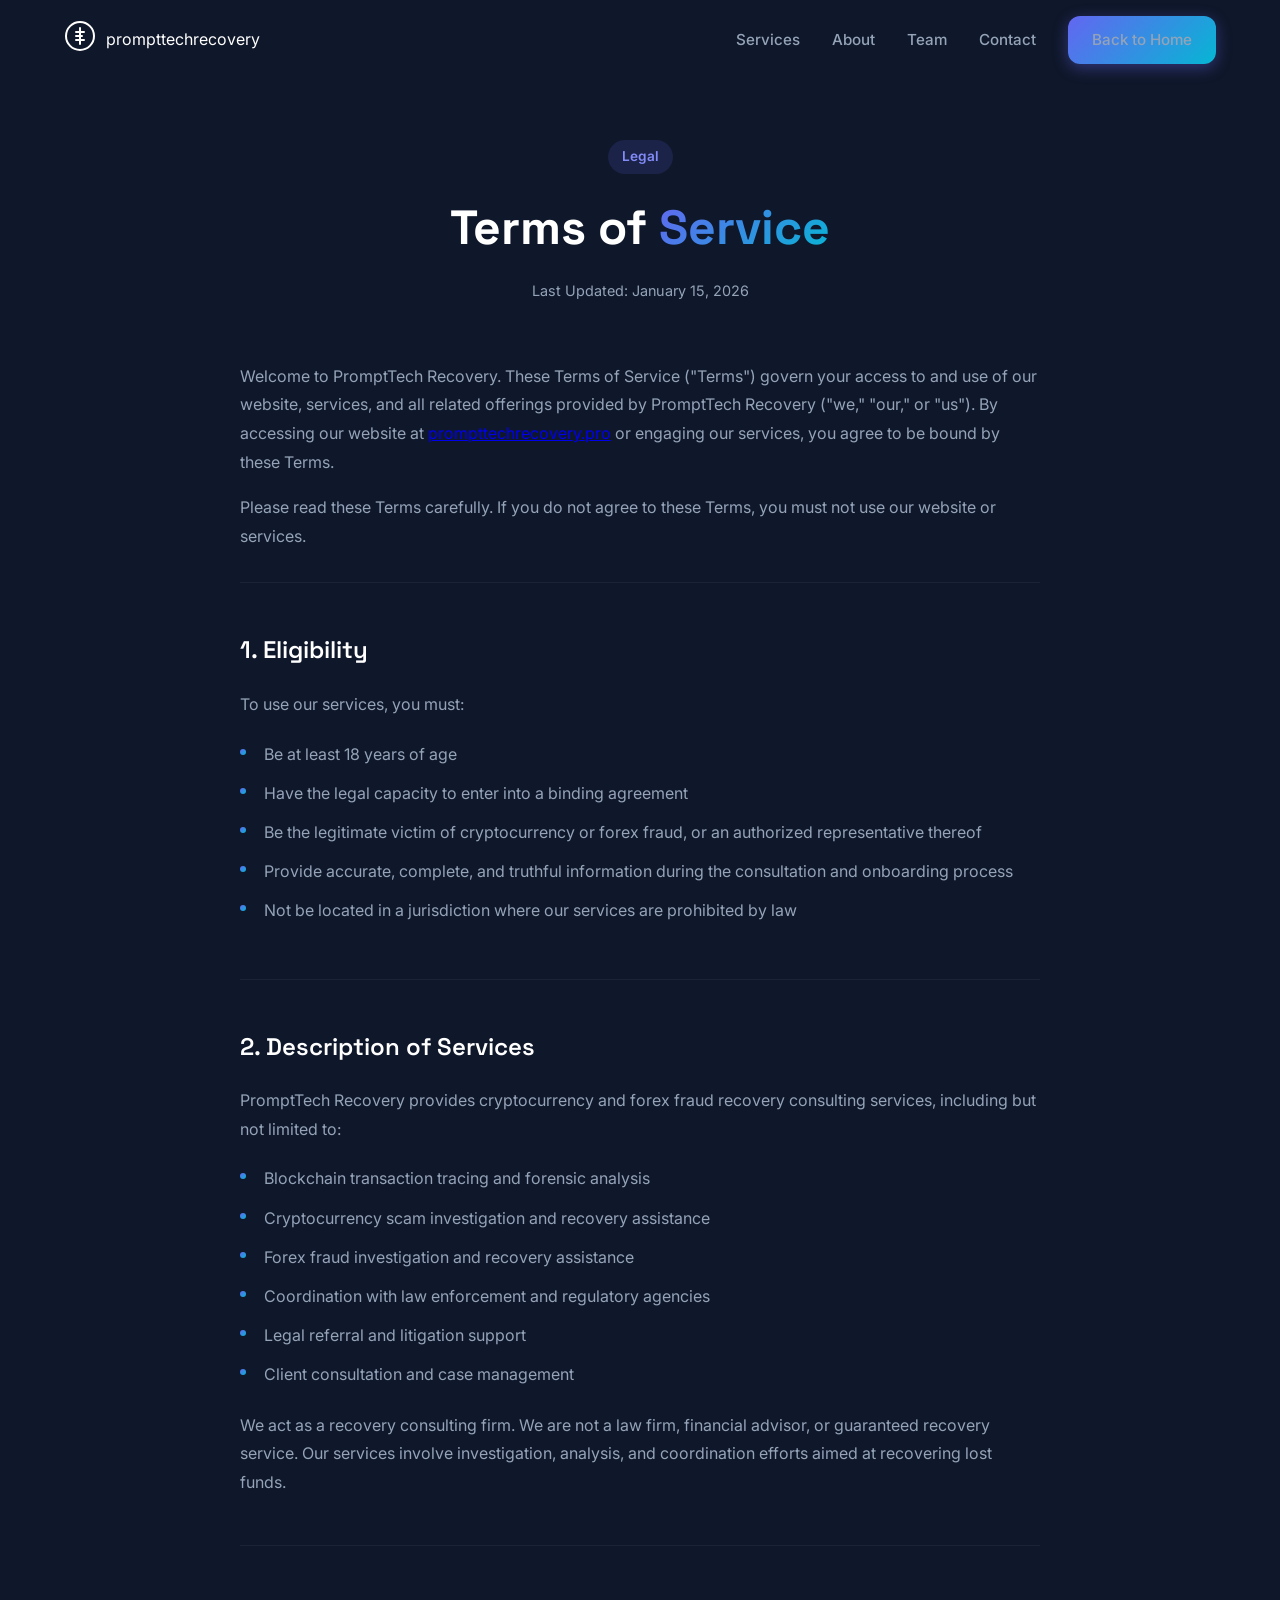
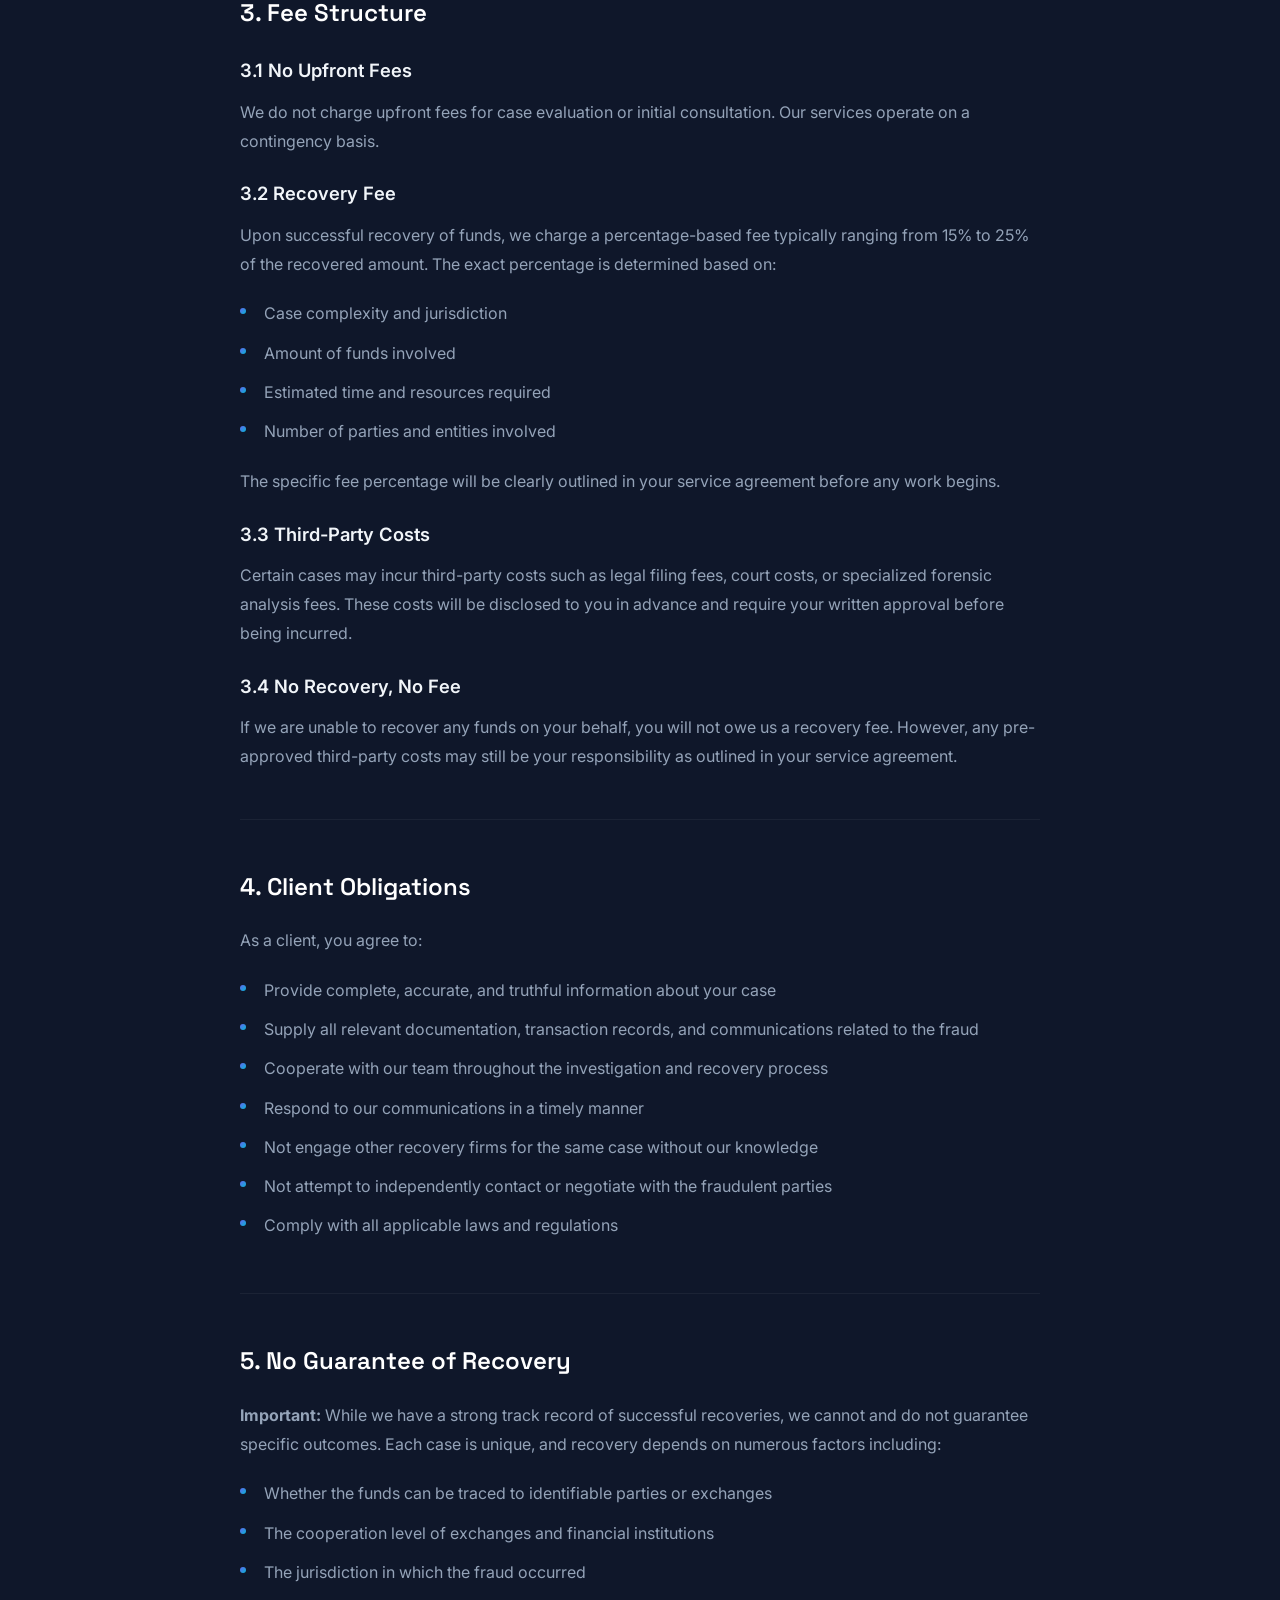
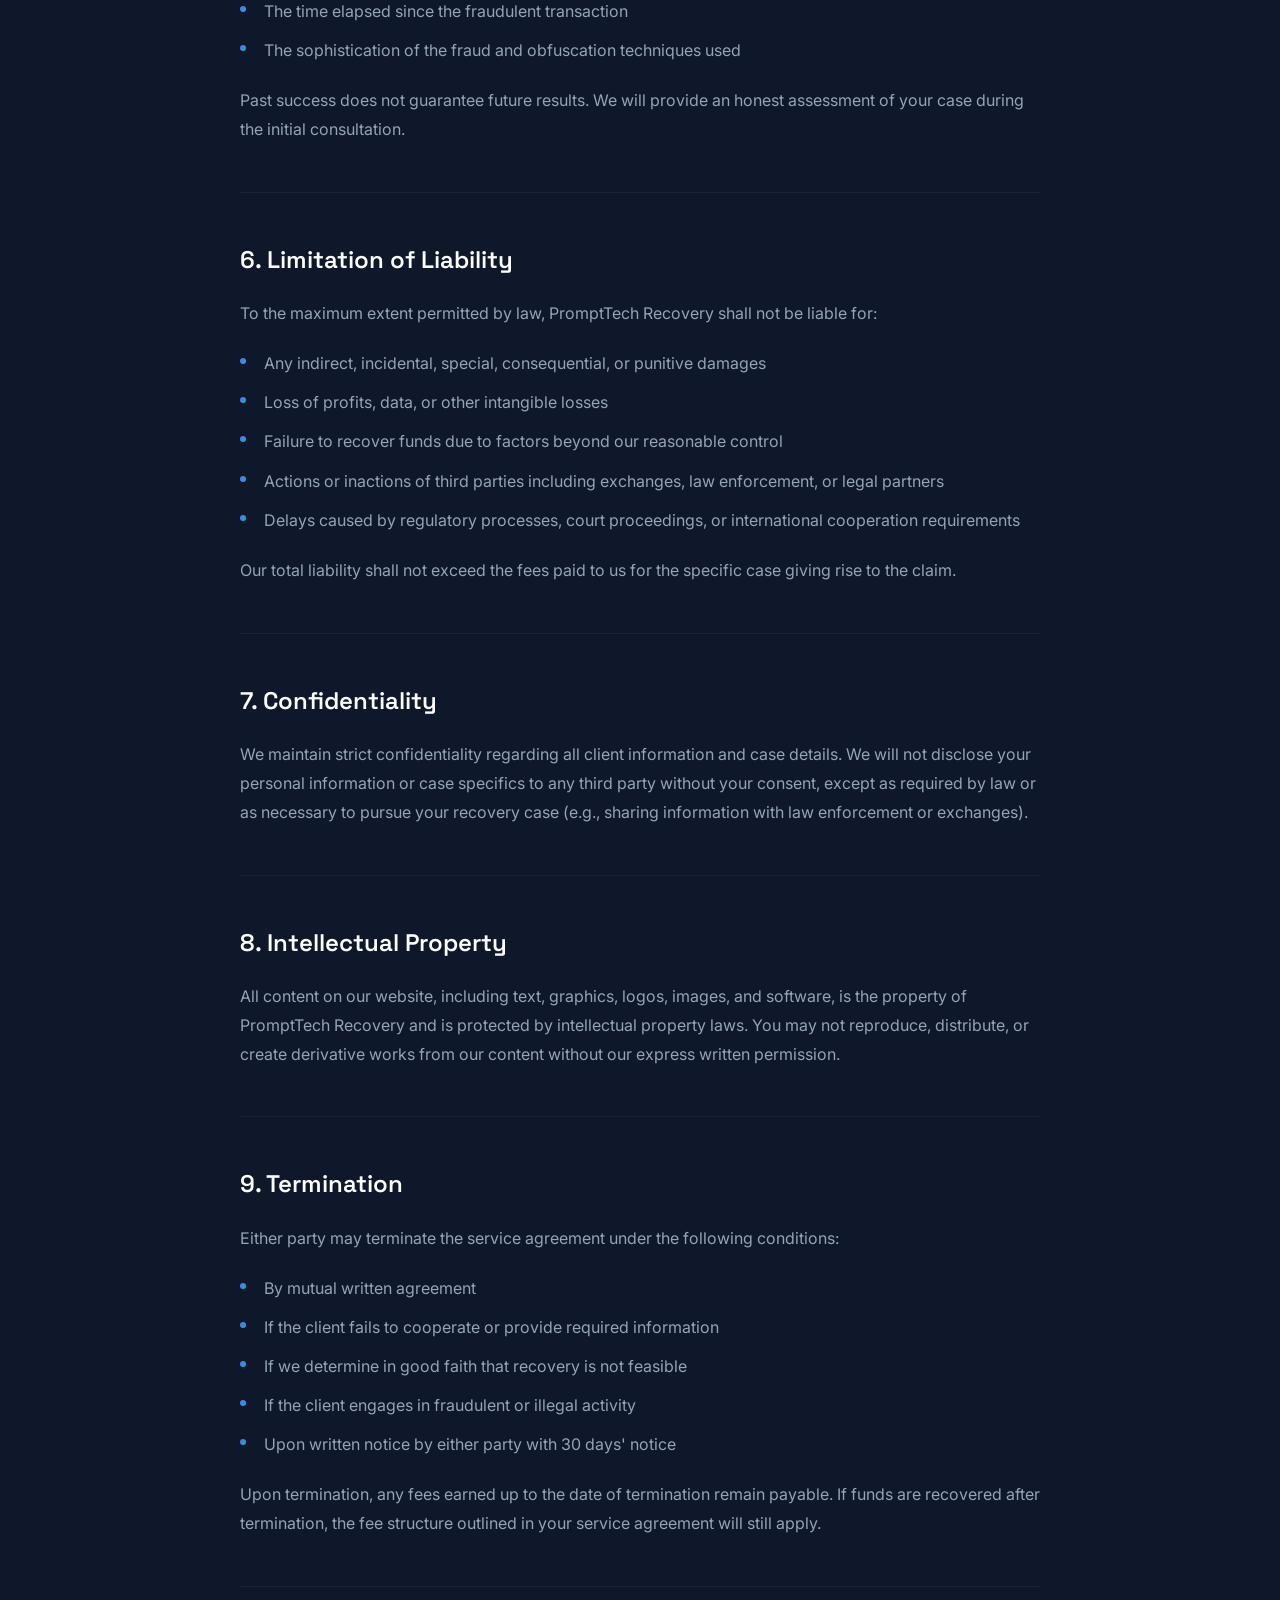
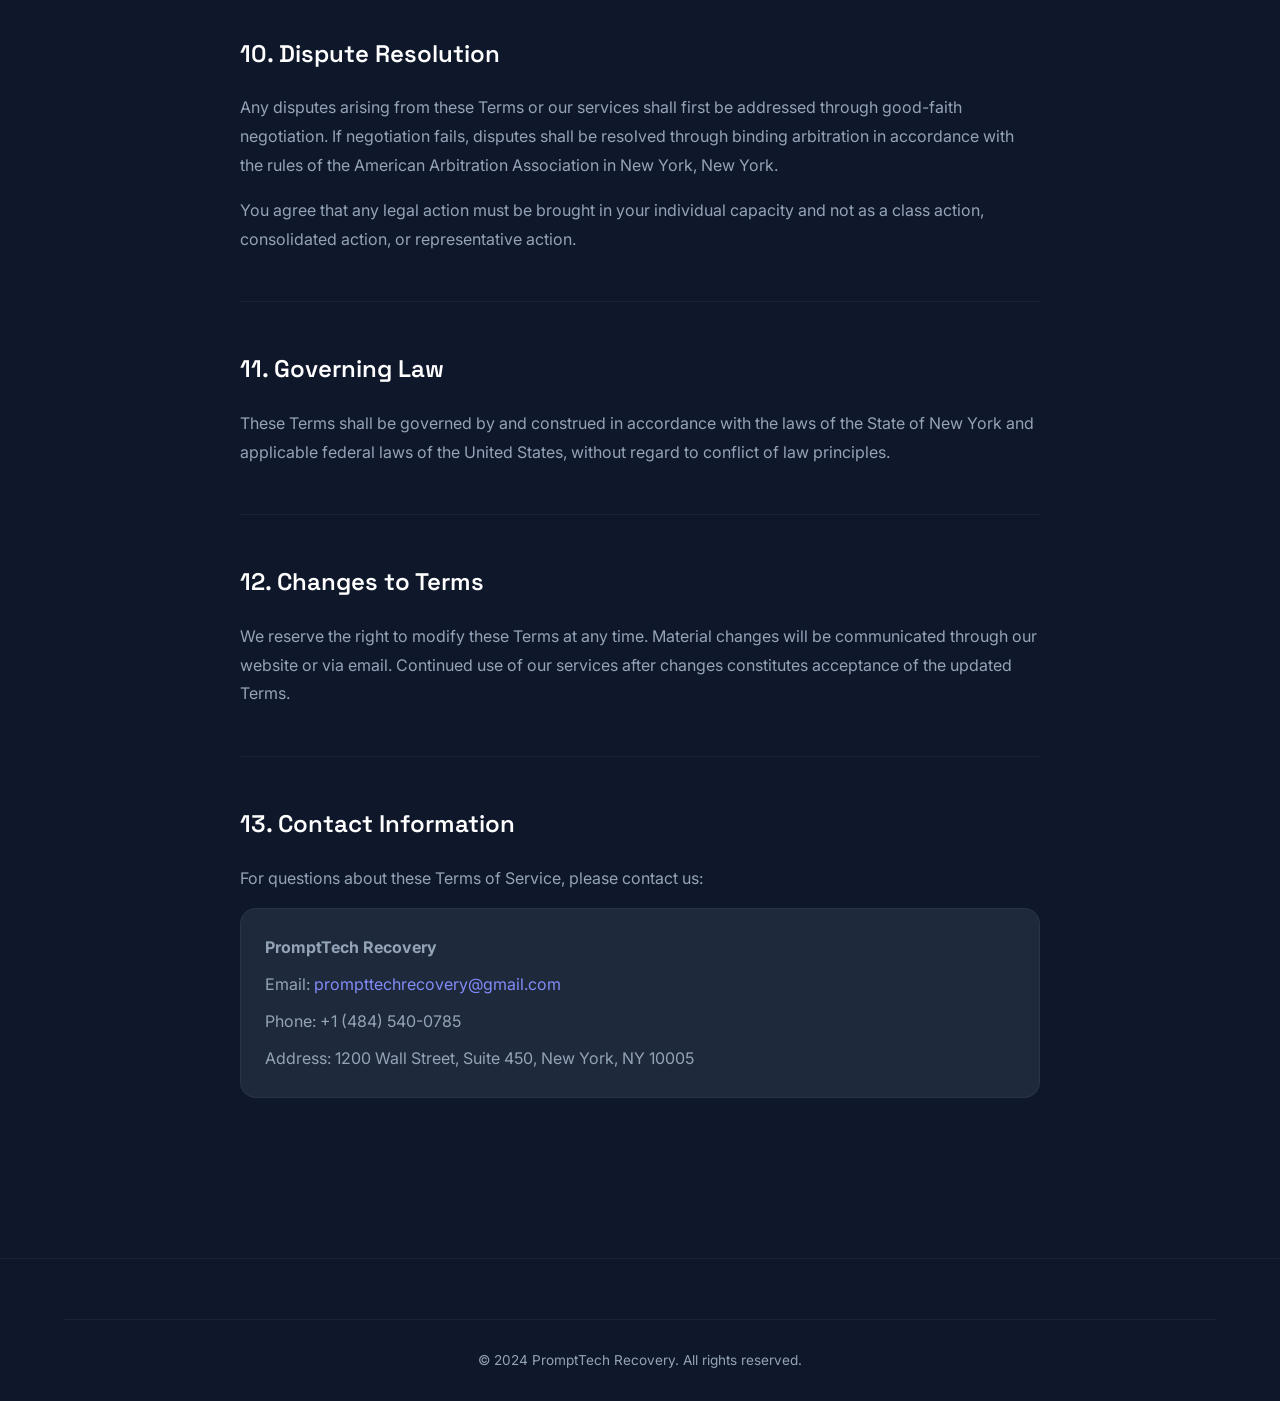
<file: terms-of-service.html>
<!DOCTYPE html>
<html lang="en">
<head>
    <meta charset="UTF-8">
    <meta name="viewport" content="width=device-width, initial-scale=1.0">
    <title>Terms of Service | PromptTech Recovery</title>
    <meta name="description" content="Terms of Service for PromptTech Recovery. Read our terms governing the use of our recovery services.">
    <link rel="stylesheet" href="styles.css">
    <link rel="preconnect" href="https://fonts.googleapis.com">
    <link rel="preconnect" href="https://fonts.gstatic.com" crossorigin>
    <link href="https://fonts.googleapis.com/css2?family=Inter:wght@300;400;500;600;700;800&family=Space+Grotesk:wght@500;600;700&display=swap" rel="stylesheet">
</head>
<body>
    <nav class="navbar" id="navbar">
        <div class="container nav-container">
            <a href="index.html" class="logo">
                <span class="logo-icon">
                    <svg width="32" height="32" viewBox="0 0 32 32" fill="none">
                        <circle cx="16" cy="16" r="14" stroke="currentColor" stroke-width="2"/>
                        <path d="M16 8v16M12 12h8M12 16h6M12 20h8" stroke="currentColor" stroke-width="2" stroke-linecap="round"/>
                    </svg>
                </span>
                <span class="logo-text">prompttech<span class="highlight">recovery</span></span>
            </a>
            <ul class="nav-links" id="navLinks">
                <li><a href="index.html#services">Services</a></li>
                <li><a href="index.html#about">About</a></li>
                <li><a href="index.html#team">Team</a></li>
                <li><a href="index.html#contact">Contact</a></li>
                <li><a href="index.html" class="btn btn-primary">Back to Home</a></li>
            </ul>
            <button class="mobile-menu-btn" id="mobileMenuBtn">
                <span></span>
                <span></span>
                <span></span>
            </button>
        </div>
    </nav>

    <section class="legal-page">
        <div class="container">
            <div class="legal-header">
                <span class="section-tag">Legal</span>
                <h1>Terms of <span class="gradient-text">Service</span></h1>
                <p class="legal-updated">Last Updated: January 15, 2026</p>
            </div>
            <div class="legal-content">
                <div class="legal-intro">
                    <p>Welcome to PromptTech Recovery. These Terms of Service ("Terms") govern your access to and use of our website, services, and all related offerings provided by PromptTech Recovery ("we," "our," or "us"). By accessing our website at <a href="https://prompttechrecovery.pro/">prompttechrecovery.pro</a> or engaging our services, you agree to be bound by these Terms.</p>
                    <p>Please read these Terms carefully. If you do not agree to these Terms, you must not use our website or services.</p>
                </div>

                <div class="legal-section">
                    <h2>1. Eligibility</h2>
                    <p>To use our services, you must:</p>
                    <ul>
                        <li>Be at least 18 years of age</li>
                        <li>Have the legal capacity to enter into a binding agreement</li>
                        <li>Be the legitimate victim of cryptocurrency or forex fraud, or an authorized representative thereof</li>
                        <li>Provide accurate, complete, and truthful information during the consultation and onboarding process</li>
                        <li>Not be located in a jurisdiction where our services are prohibited by law</li>
                    </ul>
                </div>

                <div class="legal-section">
                    <h2>2. Description of Services</h2>
                    <p>PromptTech Recovery provides cryptocurrency and forex fraud recovery consulting services, including but not limited to:</p>
                    <ul>
                        <li>Blockchain transaction tracing and forensic analysis</li>
                        <li>Cryptocurrency scam investigation and recovery assistance</li>
                        <li>Forex fraud investigation and recovery assistance</li>
                        <li>Coordination with law enforcement and regulatory agencies</li>
                        <li>Legal referral and litigation support</li>
                        <li>Client consultation and case management</li>
                    </ul>
                    <p>We act as a recovery consulting firm. We are not a law firm, financial advisor, or guaranteed recovery service. Our services involve investigation, analysis, and coordination efforts aimed at recovering lost funds.</p>
                </div>

                <div class="legal-section">
                    <h2>3. Fee Structure</h2>
                    <h3>3.1 No Upfront Fees</h3>
                    <p>We do not charge upfront fees for case evaluation or initial consultation. Our services operate on a contingency basis.</p>

                    <h3>3.2 Recovery Fee</h3>
                    <p>Upon successful recovery of funds, we charge a percentage-based fee typically ranging from 15% to 25% of the recovered amount. The exact percentage is determined based on:</p>
                    <ul>
                        <li>Case complexity and jurisdiction</li>
                        <li>Amount of funds involved</li>
                        <li>Estimated time and resources required</li>
                        <li>Number of parties and entities involved</li>
                    </ul>
                    <p>The specific fee percentage will be clearly outlined in your service agreement before any work begins.</p>

                    <h3>3.3 Third-Party Costs</h3>
                    <p>Certain cases may incur third-party costs such as legal filing fees, court costs, or specialized forensic analysis fees. These costs will be disclosed to you in advance and require your written approval before being incurred.</p>

                    <h3>3.4 No Recovery, No Fee</h3>
                    <p>If we are unable to recover any funds on your behalf, you will not owe us a recovery fee. However, any pre-approved third-party costs may still be your responsibility as outlined in your service agreement.</p>
                </div>

                <div class="legal-section">
                    <h2>4. Client Obligations</h2>
                    <p>As a client, you agree to:</p>
                    <ul>
                        <li>Provide complete, accurate, and truthful information about your case</li>
                        <li>Supply all relevant documentation, transaction records, and communications related to the fraud</li>
                        <li>Cooperate with our team throughout the investigation and recovery process</li>
                        <li>Respond to our communications in a timely manner</li>
                        <li>Not engage other recovery firms for the same case without our knowledge</li>
                        <li>Not attempt to independently contact or negotiate with the fraudulent parties</li>
                        <li>Comply with all applicable laws and regulations</li>
                    </ul>
                </div>

                <div class="legal-section">
                    <h2>5. No Guarantee of Recovery</h2>
                    <p><strong>Important:</strong> While we have a strong track record of successful recoveries, we cannot and do not guarantee specific outcomes. Each case is unique, and recovery depends on numerous factors including:</p>
                    <ul>
                        <li>Whether the funds can be traced to identifiable parties or exchanges</li>
                        <li>The cooperation level of exchanges and financial institutions</li>
                        <li>The jurisdiction in which the fraud occurred</li>
                        <li>The time elapsed since the fraudulent transaction</li>
                        <li>The sophistication of the fraud and obfuscation techniques used</li>
                    </ul>
                    <p>Past success does not guarantee future results. We will provide an honest assessment of your case during the initial consultation.</p>
                </div>

                <div class="legal-section">
                    <h2>6. Limitation of Liability</h2>
                    <p>To the maximum extent permitted by law, PromptTech Recovery shall not be liable for:</p>
                    <ul>
                        <li>Any indirect, incidental, special, consequential, or punitive damages</li>
                        <li>Loss of profits, data, or other intangible losses</li>
                        <li>Failure to recover funds due to factors beyond our reasonable control</li>
                        <li>Actions or inactions of third parties including exchanges, law enforcement, or legal partners</li>
                        <li>Delays caused by regulatory processes, court proceedings, or international cooperation requirements</li>
                    </ul>
                    <p>Our total liability shall not exceed the fees paid to us for the specific case giving rise to the claim.</p>
                </div>

                <div class="legal-section">
                    <h2>7. Confidentiality</h2>
                    <p>We maintain strict confidentiality regarding all client information and case details. We will not disclose your personal information or case specifics to any third party without your consent, except as required by law or as necessary to pursue your recovery case (e.g., sharing information with law enforcement or exchanges).</p>
                </div>

                <div class="legal-section">
                    <h2>8. Intellectual Property</h2>
                    <p>All content on our website, including text, graphics, logos, images, and software, is the property of PromptTech Recovery and is protected by intellectual property laws. You may not reproduce, distribute, or create derivative works from our content without our express written permission.</p>
                </div>

                <div class="legal-section">
                    <h2>9. Termination</h2>
                    <p>Either party may terminate the service agreement under the following conditions:</p>
                    <ul>
                        <li>By mutual written agreement</li>
                        <li>If the client fails to cooperate or provide required information</li>
                        <li>If we determine in good faith that recovery is not feasible</li>
                        <li>If the client engages in fraudulent or illegal activity</li>
                        <li>Upon written notice by either party with 30 days' notice</li>
                    </ul>
                    <p>Upon termination, any fees earned up to the date of termination remain payable. If funds are recovered after termination, the fee structure outlined in your service agreement will still apply.</p>
                </div>

                <div class="legal-section">
                    <h2>10. Dispute Resolution</h2>
                    <p>Any disputes arising from these Terms or our services shall first be addressed through good-faith negotiation. If negotiation fails, disputes shall be resolved through binding arbitration in accordance with the rules of the American Arbitration Association in New York, New York.</p>
                    <p>You agree that any legal action must be brought in your individual capacity and not as a class action, consolidated action, or representative action.</p>
                </div>

                <div class="legal-section">
                    <h2>11. Governing Law</h2>
                    <p>These Terms shall be governed by and construed in accordance with the laws of the State of New York and applicable federal laws of the United States, without regard to conflict of law principles.</p>
                </div>

                <div class="legal-section">
                    <h2>12. Changes to Terms</h2>
                    <p>We reserve the right to modify these Terms at any time. Material changes will be communicated through our website or via email. Continued use of our services after changes constitutes acceptance of the updated Terms.</p>
                </div>

                <div class="legal-section">
                    <h2>13. Contact Information</h2>
                    <p>For questions about these Terms of Service, please contact us:</p>
                    <div class="legal-contact">
                        <p><strong>PromptTech Recovery</strong></p>
                        <p>Email: <a href="mailto:prompttechrecovery@gmail.com">prompttechrecovery@gmail.com</a></p>
                        <p>Phone: +1 (484) 540-0785</p>
                        <p>Address: 1200 Wall Street, Suite 450, New York, NY 10005</p>
                    </div>
                </div>
            </div>
        </div>
    </section>

    <footer class="footer">
        <div class="container">
            <div class="footer-bottom">
                <p>&copy; 2024 PromptTech Recovery. All rights reserved.</p>
            </div>
        </div>
    </footer>

    <script src="script.js"></script>
</body>
</html>
</file>
<file: styles.css>
*, *::before, *::after {
    margin: 0;
    padding: 0;
    box-sizing: border-box;
}

:root {
    --primary: #6366f1;
    --primary-dark: #4f46e5;
    --primary-light: #818cf8;
    --secondary: #06b6d4;
    --accent: #f59e0b;
    --dark: #0f172a;
    --dark-800: #1e293b;
    --dark-700: #334155;
    --dark-600: #475569;
    --gray: #94a3b8;
    --light: #f1f5f9;
    --white: #ffffff;
    --success: #10b981;
    --danger: #ef4444;
    --gradient: linear-gradient(135deg, var(--primary) 0%, var(--secondary) 100%);
    --gradient-dark: linear-gradient(135deg, #1e1b4b 0%, #0c4a6e 100%);
    --shadow-sm: 0 1px 2px rgba(0, 0, 0, 0.05);
    --shadow: 0 4px 6px -1px rgba(0, 0, 0, 0.1), 0 2px 4px -2px rgba(0, 0, 0, 0.1);
    --shadow-md: 0 10px 15px -3px rgba(0, 0, 0, 0.1), 0 4px 6px -4px rgba(0, 0, 0, 0.1);
    --shadow-lg: 0 20px 25px -5px rgba(0, 0, 0, 0.1), 0 8px 10px -6px rgba(0, 0, 0, 0.1);
    --shadow-xl: 0 25px 50px -12px rgba(0, 0, 0, 0.25);
    --radius: 12px;
    --radius-lg: 16px;
    --transition: all 0.3s ease;
    --transition-fast: all 0.15s ease;
    --transition-smooth: all 0.4s cubic-bezier(0.25, 0.46, 0.45, 0.94);
}

/* Skeleton Loading */
.skeleton {
    background: linear-gradient(90deg, var(--dark-800) 25%, var(--dark-700) 50%, var(--dark-800) 75%);
    background-size: 200% 100%;
    animation: shimmer 1.5s infinite;
    border-radius: var(--radius);
}

@keyframes shimmer {
    0% { background-position: 200% 0; }
    100% { background-position: -200% 0; }
}

.skeleton-text {
    height: 16px;
    margin-bottom: 8px;
}

.skeleton-title {
    height: 24px;
    width: 60%;
    margin-bottom: 12px;
}

.skeleton-image {
    width: 100%;
    height: 200px;
}

/* Page Load Overlay */
.page-loader {
    position: fixed;
    inset: 0;
    background: var(--dark);
    z-index: 9999;
    display: flex;
    align-items: center;
    justify-content: center;
    transition: opacity 0.5s ease, visibility 0.5s ease;
}

.page-loader.hidden {
    opacity: 0;
    visibility: hidden;
    pointer-events: none;
}

.loader-spinner {
    width: 48px;
    height: 48px;
    border: 3px solid rgba(99, 102, 241, 0.2);
    border-top-color: var(--primary);
    border-radius: 50%;
    animation: spin 0.8s linear infinite;
}

@keyframes spin {
    to { transform: rotate(360deg); }
}

/* Content Fade-In on Load */
.content-wrapper {
    opacity: 0;
    transition: opacity 0.6s ease;
}

.content-wrapper.loaded {
    opacity: 1;
}

html {
    scroll-behavior: smooth;
    scroll-padding-top: 80px;
}

body {
    font-family: 'Inter', -apple-system, BlinkMacSystemFont, sans-serif;
    background: var(--dark);
    color: var(--light);
    line-height: 1.6;
    overflow-x: hidden;
}

.container {
    max-width: 1200px;
    margin: 0 auto;
    padding: 0 24px;
}

.gradient-text {
    background: var(--gradient);
    -webkit-background-clip: text;
    -webkit-text-fill-color: transparent;
    background-clip: text;
}

/* Security Banner */
.security-banner {
    position: fixed;
    top: 0;
    left: 0;
    right: 0;
    z-index: 1001;
    background: linear-gradient(90deg, #1e3a5f 0%, #2563eb 50%, #1e3a5f 100%);
    background-size: 200% 100%;
    animation: banner-shimmer 3s ease infinite;
    padding: 10px 0;
    transition: transform 0.3s ease;
}

@keyframes banner-shimmer {
    0%, 100% { background-position: 0% 50%; }
    50% { background-position: 100% 50%; }
}

.security-banner.hidden {
    transform: translateY(-100%);
}

.banner-content {
    display: flex;
    align-items: center;
    justify-content: center;
    gap: 10px;
}

.banner-icon {
    color: #fde68a;
    flex-shrink: 0;
    animation: pulse-icon 2s ease infinite;
}

@keyframes pulse-icon {
    0%, 100% { transform: scale(1); }
    50% { transform: scale(1.1); }
}

.security-banner p {
    color: #fff;
    font-size: 0.85rem;
    text-align: center;
    line-height: 1.5;
}

.security-banner p strong {
    color: #fde68a;
}

.security-banner a {
    color: #fde68a;
    font-weight: 600;
    text-decoration: underline;
    text-underline-offset: 2px;
    transition: color 0.2s ease;
}

.security-banner a:hover {
    color: #fff;
}

.banner-close {
    background: none;
    border: none;
    color: rgba(255, 255, 255, 0.7);
    cursor: pointer;
    padding: 4px;
    display: flex;
    align-items: center;
    justify-content: center;
    transition: color 0.2s ease, transform 0.2s ease;
    flex-shrink: 0;
}

.banner-close:hover {
    color: #fff;
    transform: scale(1.1);
}

/* Adjust navbar for banner */
.navbar {
    top: 42px;
}

.navbar.scrolled {
    top: 42px;
}

/* Adjust hero for banner */
.hero {
    padding-top: 160px;
}

@media (max-width: 768px) {
    .security-banner p {
        font-size: 0.75rem;
    }

    .banner-icon {
        display: none;
    }

    .navbar {
        top: 38px;
    }

    .hero {
        padding-top: 140px;
    }
}

/* Navbar */
.navbar {
    position: fixed;
    top: 0;
    left: 0;
    right: 0;
    z-index: 1000;
    padding: 16px 0;
    transition: var(--transition);
}

.navbar.scrolled {
    background: rgba(15, 23, 42, 0.95);
    backdrop-filter: blur(20px);
    padding: 12px 0;
    box-shadow: 0 4px 30px rgba(0, 0, 0, 0.3);
}

.nav-container {
    display: flex;
    align-items: center;
    justify-content: space-between;
}

.logo {
    display: flex;
    align-items: center;
    gap: 10px;
    text-decoration: none;
    color: var(--white);
}

.logo-img {
    height: 40px;
    width: auto;
    transition: var(--transition-smooth);
}

.logo-img:hover {
    transform: scale(1.05);
}

.nav-links {
    display: flex;
    align-items: center;
    gap: 32px;
    list-style: none;
}

.nav-links a {
    color: var(--gray);
    text-decoration: none;
    font-size: 0.95rem;
    font-weight: 500;
    transition: var(--transition-fast);
    position: relative;
}

.nav-links a::after {
    content: '';
    position: absolute;
    bottom: -4px;
    left: 50%;
    width: 0;
    height: 2px;
    background: var(--gradient);
    transition: var(--transition-fast);
    transform: translateX(-50%);
}

.nav-links a:hover {
    color: var(--white);
}

.nav-links a:hover::after {
    width: 100%;
}

.mobile-menu-btn {
    display: none;
    flex-direction: column;
    gap: 5px;
    background: none;
    border: none;
    cursor: pointer;
    padding: 8px;
}

.mobile-menu-btn span {
    width: 24px;
    height: 2px;
    background: var(--white);
    transition: var(--transition);
}

/* Buttons */
.btn {
    display: inline-flex;
    align-items: center;
    justify-content: center;
    gap: 8px;
    padding: 12px 24px;
    border-radius: var(--radius);
    font-weight: 600;
    font-size: 0.95rem;
    text-decoration: none;
    cursor: pointer;
    transition: var(--transition);
    border: none;
    font-family: inherit;
}

.btn-primary {
    background: var(--gradient);
    color: var(--white);
    box-shadow: 0 4px 15px rgba(99, 102, 241, 0.4);
    position: relative;
    overflow: hidden;
}

.btn-primary:hover {
    transform: scale(0.98);
    box-shadow: 0 8px 25px rgba(99, 102, 241, 0.5);
}

.btn-primary:active {
    transform: scale(0.96);
}

.btn-outline {
    background: transparent;
    color: var(--white);
    border: 2px solid rgba(255, 255, 255, 0.2);
    position: relative;
    overflow: hidden;
}

.btn-outline:hover {
    border-color: var(--primary-light);
    background: rgba(99, 102, 241, 0.1);
    transform: scale(0.98);
}

.btn-outline:active {
    transform: scale(0.96);
}

.btn-full {
    width: 100%;
}

/* Ripple Effect */
.ripple {
    position: absolute;
    border-radius: 50%;
    background: rgba(255, 255, 255, 0.35);
    transform: scale(0);
    animation: ripple-animation 0.6s ease-out;
    pointer-events: none;
}

@keyframes ripple-animation {
    to {
        transform: scale(4);
        opacity: 0;
    }
}

.btn-lg {
    padding: 16px 32px;
    font-size: 1rem;
}

/* Hero */
.hero {
    position: relative;
    min-height: 100vh;
    display: flex;
    align-items: center;
    padding: 120px 0 80px;
    overflow: hidden;
}

.hero-bg {
    position: absolute;
    inset: 0;
    background: var(--gradient-dark);
    z-index: -2;
}

.hero-bg::after {
    content: '';
    position: absolute;
    inset: 0;
    background: radial-gradient(ellipse at 30% 50%, rgba(99, 102, 241, 0.15) 0%, transparent 60%),
                radial-gradient(ellipse at 70% 50%, rgba(6, 182, 212, 0.1) 0%, transparent 60%);
}

.hero-particles {
    position: absolute;
    inset: 0;
    z-index: -1;
}

.particle {
    position: absolute;
    width: 4px;
    height: 4px;
    background: var(--primary-light);
    border-radius: 50%;
    opacity: 0.3;
    animation: float 20s infinite linear;
}

@keyframes float {
    0%, 100% { transform: translateY(0) translateX(0); opacity: 0; }
    10% { opacity: 0.3; }
    90% { opacity: 0.3; }
    100% { transform: translateY(-100vh) translateX(100px); opacity: 0; }
}

.hero-content {
    text-align: center;
    max-width: 900px;
}

.hero-badge {
    display: inline-flex;
    align-items: center;
    gap: 8px;
    padding: 8px 16px;
    background: rgba(99, 102, 241, 0.15);
    border: 1px solid rgba(99, 102, 241, 0.3);
    border-radius: 100px;
    font-size: 0.85rem;
    color: var(--primary-light);
    margin-bottom: 24px;
}

.hero-badge svg {
    color: var(--accent);
}

.hero h1 {
    font-family: 'Space Grotesk', sans-serif;
    font-size: clamp(2.5rem, 6vw, 4.5rem);
    font-weight: 700;
    line-height: 1.1;
    margin-bottom: 24px;
    color: var(--white);
}

.hero-subtitle {
    font-size: 1.2rem;
    color: var(--gray);
    max-width: 700px;
    margin: 0 auto 40px;
}

.hero-stats {
    display: flex;
    align-items: center;
    justify-content: center;
    gap: 24px;
    margin-bottom: 40px;
    padding: 24px;
    background: rgba(30, 41, 59, 0.5);
    border-radius: var(--radius-lg);
    border: 1px solid rgba(255, 255, 255, 0.05);
}

.stat {
    text-align: center;
}

.stat-number {
    font-family: 'Space Grotesk', sans-serif;
    font-size: 2.5rem;
    font-weight: 700;
    color: var(--white);
}

.stat-suffix {
    font-family: 'Space Grotesk', sans-serif;
    font-size: 1.5rem;
    font-weight: 700;
    color: var(--primary-light);
}

.stat-label {
    display: block;
    font-size: 0.85rem;
    color: var(--gray);
    margin-top: 4px;
}

.stat-divider {
    width: 1px;
    height: 50px;
    background: rgba(255, 255, 255, 0.1);
}

.hero-actions {
    display: flex;
    gap: 16px;
    justify-content: center;
    margin-bottom: 48px;
    flex-wrap: wrap;
}

.hero-trust {
    display: flex;
    align-items: center;
    justify-content: center;
    gap: 16px;
    color: var(--gray);
    font-size: 0.85rem;
}

.trust-logos {
    display: flex;
    gap: 16px;
}

.trust-logo {
    padding: 6px 12px;
    background: rgba(255, 255, 255, 0.05);
    border-radius: 6px;
    font-weight: 600;
    font-size: 0.8rem;
    letter-spacing: 1px;
    color: var(--gray);
    transition: var(--transition-fast);
}

.trust-logo:hover {
    background: rgba(99, 102, 241, 0.15);
    color: var(--primary-light);
}

/* Section Styles */
section {
    padding: 100px 0;
}

.section-header {
    text-align: center;
    max-width: 700px;
    margin: 0 auto 60px;
}

.section-tag {
    display: inline-block;
    padding: 6px 14px;
    background: rgba(99, 102, 241, 0.15);
    border-radius: 100px;
    font-size: 0.85rem;
    font-weight: 600;
    color: var(--primary-light);
    margin-bottom: 16px;
}

.section-header h2 {
    font-family: 'Space Grotesk', sans-serif;
    font-size: clamp(2rem, 4vw, 3rem);
    font-weight: 700;
    margin-bottom: 16px;
    color: var(--white);
}

.section-header p {
    color: var(--gray);
    font-size: 1.1rem;
}

/* Services */
.services {
    background: var(--dark);
}

.services-grid {
    display: grid;
    grid-template-columns: repeat(3, 1fr);
    gap: 24px;
}

.service-card {
    background: var(--dark-800);
    border-radius: var(--radius-lg);
    padding: 32px;
    border: 1px solid rgba(255, 255, 255, 0.05);
    transition: var(--transition-smooth);
    position: relative;
    overflow: hidden;
}

.service-card::before {
    content: '';
    position: absolute;
    top: 0;
    left: 0;
    right: 0;
    height: 3px;
    background: var(--gradient);
    opacity: 0;
    transition: var(--transition-smooth);
}

.service-card::after {
    content: '';
    position: absolute;
    inset: 0;
    border-radius: var(--radius-lg);
    box-shadow: 0 0 20px rgba(99, 102, 241, 0.15), 0 0 40px rgba(6, 182, 212, 0.08);
    opacity: 0;
    transition: var(--transition-smooth);
    pointer-events: none;
}

.service-card:hover {
    transform: translateY(-8px);
    border-color: rgba(99, 102, 241, 0.3);
    box-shadow: var(--shadow-lg);
}

.service-card:hover::before {
    opacity: 1;
}

.service-card:hover::after {
    opacity: 1;
}

.service-card:hover .service-icon {
    transform: translateX(4px) scale(1.05);
}

.service-card.featured {
    background: linear-gradient(135deg, rgba(99, 102, 241, 0.1) 0%, rgba(6, 182, 212, 0.1) 100%);
    border-color: rgba(99, 102, 241, 0.3);
}

.featured-badge {
    position: absolute;
    top: 16px;
    right: 16px;
    padding: 4px 12px;
    background: var(--gradient);
    border-radius: 100px;
    font-size: 0.75rem;
    font-weight: 600;
    color: var(--white);
}

.service-icon {
    width: 64px;
    height: 64px;
    display: flex;
    align-items: center;
    justify-content: center;
    background: rgba(99, 102, 241, 0.1);
    border-radius: var(--radius);
    margin-bottom: 20px;
    color: var(--primary-light);
    transition: var(--transition-smooth);
}

.service-card h3 {
    font-family: 'Space Grotesk', sans-serif;
    font-size: 1.35rem;
    font-weight: 600;
    margin-bottom: 12px;
    color: var(--white);
}

.service-card p {
    color: var(--gray);
    margin-bottom: 20px;
    font-size: 0.95rem;
}

.service-features {
    list-style: none;
}

.service-features li {
    padding: 8px 0;
    padding-left: 24px;
    position: relative;
    color: var(--light);
    font-size: 0.9rem;
}

.service-features li::before {
    content: '';
    position: absolute;
    left: 0;
    top: 50%;
    transform: translateY(-50%);
    width: 8px;
    height: 8px;
    background: var(--gradient);
    border-radius: 50%;
}

/* Process */
.process {
    background: var(--dark-800);
}

.process-timeline {
    max-width: 800px;
    margin: 0 auto;
    position: relative;
}

.process-timeline::before {
    content: '';
    position: absolute;
    left: 32px;
    top: 0;
    bottom: 0;
    width: 2px;
    background: linear-gradient(to bottom, var(--primary), var(--secondary));
}

.process-step {
    display: flex;
    gap: 32px;
    margin-bottom: 48px;
    position: relative;
}

.process-step:last-child {
    margin-bottom: 0;
}

.step-number {
    width: 64px;
    height: 64px;
    display: flex;
    align-items: center;
    justify-content: center;
    background: var(--gradient);
    border-radius: 50%;
    font-family: 'Space Grotesk', sans-serif;
    font-size: 1.1rem;
    font-weight: 700;
    color: var(--white);
    flex-shrink: 0;
    position: relative;
    z-index: 1;
}

.step-content {
    background: var(--dark);
    padding: 28px;
    border-radius: var(--radius-lg);
    border: 1px solid rgba(255, 255, 255, 0.05);
    flex: 1;
    transition: var(--transition-smooth);
}

.step-content:hover {
    border-color: rgba(99, 102, 241, 0.2);
    box-shadow: 0 0 20px rgba(99, 102, 241, 0.08);
}

.step-content h3 {
    font-family: 'Space Grotesk', sans-serif;
    font-size: 1.25rem;
    font-weight: 600;
    margin-bottom: 8px;
    color: var(--white);
}

.step-content p {
    color: var(--gray);
}

/* About */
.about {
    background: var(--dark);
}

.about-grid {
    display: grid;
    grid-template-columns: 1fr 1fr;
    gap: 60px;
    align-items: center;
}

.about-content .section-tag {
    margin-bottom: 16px;
}

.about-content h2 {
    font-family: 'Space Grotesk', sans-serif;
    font-size: clamp(2rem, 4vw, 2.75rem);
    font-weight: 700;
    margin-bottom: 20px;
    color: var(--white);
}

.about-content > p {
    color: var(--gray);
    margin-bottom: 16px;
}

.about-features {
    margin-top: 32px;
    display: flex;
    flex-direction: column;
    gap: 20px;
}

.about-feature {
    display: flex;
    gap: 16px;
}

.feature-icon {
    width: 40px;
    height: 40px;
    display: flex;
    align-items: center;
    justify-content: center;
    background: rgba(16, 185, 129, 0.15);
    border-radius: 10px;
    color: var(--success);
    flex-shrink: 0;
}

.about-feature h4 {
    font-size: 1rem;
    font-weight: 600;
    margin-bottom: 4px;
    color: var(--white);
}

.about-feature p {
    font-size: 0.9rem;
    color: var(--gray);
}

.about-image {
    position: relative;
}

.about-stats-card {
    background: var(--dark-800);
    border-radius: var(--radius-lg);
    padding: 28px;
    border: 1px solid rgba(255, 255, 255, 0.05);
    box-shadow: var(--shadow-xl);
}

.stats-card-header {
    display: flex;
    align-items: center;
    justify-content: space-between;
    margin-bottom: 24px;
    padding-bottom: 16px;
    border-bottom: 1px solid rgba(255, 255, 255, 0.05);
}

.stats-card-header h3 {
    font-size: 1.1rem;
    font-weight: 600;
    color: var(--white);
}

.live-indicator {
    display: flex;
    align-items: center;
    gap: 6px;
    font-size: 0.8rem;
    color: var(--success);
}

.pulse {
    width: 8px;
    height: 8px;
    background: var(--success);
    border-radius: 50%;
    animation: pulse 2s infinite;
}

@keyframes pulse {
    0%, 100% { opacity: 1; transform: scale(1); }
    50% { opacity: 0.5; transform: scale(1.2); }
}

.stats-card-content {
    display: grid;
    grid-template-columns: 1fr 1fr;
    gap: 20px;
}

.mini-stat {
    display: flex;
    flex-direction: column;
    gap: 4px;
}

.mini-stat-label {
    font-size: 0.8rem;
    color: var(--gray);
}

.mini-stat-value {
    font-family: 'Space Grotesk', sans-serif;
    font-size: 1.5rem;
    font-weight: 700;
    color: var(--white);
}

.mini-stat-change {
    font-size: 0.8rem;
    font-weight: 600;
}

.mini-stat-change.positive {
    color: var(--success);
}

/* About Story */
.about-story {
    background: var(--dark);
}

.about-story-grid {
    display: grid;
    grid-template-columns: 1fr 1fr;
    gap: 60px;
    align-items: start;
}

.story-block {
    margin-bottom: 32px;
    padding-bottom: 32px;
    border-bottom: 1px solid rgba(255, 255, 255, 0.05);
}

.story-block:last-child {
    margin-bottom: 0;
    padding-bottom: 0;
    border-bottom: none;
}

.story-block h3 {
    font-family: 'Space Grotesk', sans-serif;
    font-size: 1.35rem;
    font-weight: 600;
    margin-bottom: 12px;
    color: var(--white);
}

.story-block p {
    color: var(--gray);
    line-height: 1.7;
}

.about-story-values {
    display: grid;
    grid-template-columns: 1fr 1fr;
    gap: 20px;
}

.value-card {
    background: var(--dark-800);
    padding: 24px;
    border-radius: var(--radius-lg);
    border: 1px solid rgba(255, 255, 255, 0.05);
    transition: var(--transition-smooth);
}

.value-card:hover {
    border-color: rgba(99, 102, 241, 0.2);
    transform: translateY(-4px);
}

.value-icon {
    width: 52px;
    height: 52px;
    display: flex;
    align-items: center;
    justify-content: center;
    background: rgba(99, 102, 241, 0.1);
    border-radius: var(--radius);
    color: var(--primary-light);
    margin-bottom: 16px;
}

.value-card h4 {
    font-size: 1rem;
    font-weight: 600;
    margin-bottom: 8px;
    color: var(--white);
}

.value-card p {
    font-size: 0.85rem;
    color: var(--gray);
    line-height: 1.6;
}

/* Team */
.team {
    background: var(--dark-800);
}

.team-subtitle {
    text-align: center;
    font-family: 'Space Grotesk', sans-serif;
    font-size: 1.25rem;
    font-weight: 600;
    color: var(--gray);
    margin-bottom: 32px;
    position: relative;
}

.team-subtitle::after {
    content: '';
    display: block;
    width: 40px;
    height: 3px;
    background: var(--gradient);
    margin: 12px auto 0;
    border-radius: 2px;
}

.team-founders {
    margin-bottom: 60px;
}

.team-founders-grid {
    display: grid;
    grid-template-columns: repeat(3, 1fr);
    gap: 24px;
}

.team-members-grid {
    display: grid;
    grid-template-columns: repeat(3, 1fr);
    gap: 24px;
}

.team-card {
    background: var(--dark);
    border-radius: var(--radius-lg);
    padding: 32px;
    border: 1px solid rgba(255, 255, 255, 0.05);
    transition: var(--transition-smooth);
    display: flex;
    flex-direction: column;
    align-items: center;
    text-align: center;
}

.team-card::after {
    content: '';
    position: absolute;
    inset: 0;
    border-radius: var(--radius-lg);
    box-shadow: 0 0 20px rgba(99, 102, 241, 0.1);
    opacity: 0;
    transition: var(--transition-smooth);
    pointer-events: none;
}

.team-card:hover {
    transform: translateY(-6px);
    border-color: rgba(99, 102, 241, 0.3);
}

.team-card:hover::after {
    opacity: 1;
}

.founder-card {
    position: relative;
    background: linear-gradient(135deg, rgba(99, 102, 241, 0.05) 0%, rgba(6, 182, 212, 0.05) 100%);
    border-color: rgba(99, 102, 241, 0.15);
}

.founder-card::before {
    content: '';
    position: absolute;
    top: 0;
    left: 0;
    right: 0;
    height: 3px;
    background: var(--gradient);
}

.team-avatar {
    width: 80px;
    height: 80px;
    display: flex;
    align-items: center;
    justify-content: center;
    background: var(--gradient);
    border-radius: 50%;
    font-family: 'Space Grotesk', sans-serif;
    font-size: 1.5rem;
    font-weight: 700;
    color: var(--white);
    margin-bottom: 20px;
    transition: var(--transition-smooth);
}

.founder-avatar {
    width: 100px;
    height: 100px;
    font-size: 1.75rem;
    position: relative;
}

.founder-avatar::after {
    content: '';
    position: absolute;
    inset: -4px;
    border-radius: 50%;
    border: 2px solid rgba(99, 102, 241, 0.3);
}

.team-card:hover .team-avatar {
    transform: scale(1.05);
}

.team-info {
    width: 100%;
}

.team-info h4 {
    font-family: 'Space Grotesk', sans-serif;
    font-size: 1.2rem;
    font-weight: 600;
    margin-bottom: 4px;
    color: var(--white);
}

.team-role {
    display: block;
    font-size: 0.85rem;
    color: var(--primary-light);
    font-weight: 500;
    margin-bottom: 12px;
}

.team-info p {
    font-size: 0.9rem;
    color: var(--gray);
    line-height: 1.6;
    margin-bottom: 16px;
}

.team-social {
    display: flex;
    gap: 12px;
    justify-content: center;
}

.team-social a {
    width: 36px;
    height: 36px;
    display: flex;
    align-items: center;
    justify-content: center;
    background: rgba(99, 102, 241, 0.1);
    border-radius: 50%;
    color: var(--primary-light);
    transition: var(--transition-smooth);
}

.team-social a:hover {
    background: var(--primary);
    color: var(--white);
    transform: scale(1.1);
}

@media (max-width: 1024px) {
    .about-story-grid {
        grid-template-columns: 1fr;
    }

    .team-founders-grid,
    .team-members-grid {
        grid-template-columns: repeat(2, 1fr);
    }
}

@media (max-width: 768px) {
    .about-story-values {
        grid-template-columns: 1fr;
    }

    .team-founders-grid,
    .team-members-grid {
        grid-template-columns: 1fr;
    }

    .team-founders {
        margin-bottom: 40px;
    }
}

/* Testimonials */
.testimonials {
    background: var(--dark-800);
}

.testimonials-grid {
    display: grid;
    grid-template-columns: repeat(3, 1fr);
    gap: 24px;
}

.testimonial-card {
    background: var(--dark);
    border-radius: var(--radius-lg);
    padding: 32px;
    border: 1px solid rgba(255, 255, 255, 0.05);
    transition: var(--transition-smooth);
    position: relative;
}

.testimonial-card::after {
    content: '';
    position: absolute;
    inset: 0;
    border-radius: var(--radius-lg);
    box-shadow: 0 0 15px rgba(99, 102, 241, 0.1);
    opacity: 0;
    transition: var(--transition-smooth);
    pointer-events: none;
}

.testimonial-card:hover {
    transform: translateY(-4px);
    border-color: rgba(99, 102, 241, 0.3);
}

.testimonial-card:hover::after {
    opacity: 1;
}

.testimonial-rating {
    display: flex;
    gap: 4px;
    margin-bottom: 16px;
    color: var(--accent);
}

.testimonial-card > p {
    color: var(--light);
    font-size: 1rem;
    line-height: 1.7;
    margin-bottom: 24px;
    font-style: italic;
}

.testimonial-author {
    display: flex;
    align-items: center;
    gap: 12px;
}

.author-avatar {
    width: 44px;
    height: 44px;
    display: flex;
    align-items: center;
    justify-content: center;
    background: var(--gradient);
    border-radius: 50%;
    font-weight: 700;
    font-size: 0.9rem;
    color: var(--white);
}

.author-info {
    display: flex;
    flex-direction: column;
}

.author-name {
    font-weight: 600;
    color: var(--white);
}

.author-location {
    font-size: 0.85rem;
    color: var(--gray);
}

/* FAQ */
.faq {
    background: var(--dark);
}

.faq-list {
    max-width: 800px;
    margin: 0 auto;
}

.faq-item {
    border-bottom: 1px solid rgba(255, 255, 255, 0.05);
}

.faq-question {
    width: 100%;
    display: flex;
    align-items: center;
    justify-content: space-between;
    padding: 24px 0;
    background: none;
    border: none;
    color: var(--white);
    font-size: 1.1rem;
    font-weight: 600;
    cursor: pointer;
    text-align: left;
    font-family: inherit;
    transition: var(--transition);
}

.faq-question:hover {
    color: var(--primary-light);
}

.faq-icon {
    color: var(--gray);
    transition: var(--transition);
    flex-shrink: 0;
}

.faq-item.active .faq-icon {
    transform: rotate(45deg);
    color: var(--primary-light);
}

.faq-answer {
    max-height: 0;
    overflow: hidden;
    transition: max-height 0.3s ease, padding 0.3s ease;
}

.faq-item.active .faq-answer {
    max-height: 300px;
    padding-bottom: 24px;
}

.faq-answer p {
    color: var(--gray);
    line-height: 1.7;
}

/* Contact */
.contact {
    background: var(--dark-800);
}

.contact-grid {
    display: grid;
    grid-template-columns: 1fr 1fr;
    gap: 60px;
}

.contact-info .section-tag {
    margin-bottom: 16px;
}

.contact-info h2 {
    font-family: 'Space Grotesk', sans-serif;
    font-size: clamp(2rem, 4vw, 2.75rem);
    font-weight: 700;
    margin-bottom: 16px;
    color: var(--white);
}

.contact-info > p {
    color: var(--gray);
    margin-bottom: 32px;
}

.contact-details {
    display: flex;
    flex-direction: column;
    gap: 24px;
    margin-bottom: 32px;
}

.contact-item {
    display: flex;
    gap: 16px;
}

.contact-icon {
    width: 48px;
    height: 48px;
    display: flex;
    align-items: center;
    justify-content: center;
    background: rgba(99, 102, 241, 0.1);
    border-radius: var(--radius);
    color: var(--primary-light);
    flex-shrink: 0;
}

.contact-item h4 {
    font-size: 0.95rem;
    font-weight: 600;
    margin-bottom: 4px;
    color: var(--white);
}

.contact-item p {
    color: var(--gray);
    font-size: 0.9rem;
}

.contact-hours {
    background: var(--dark);
    padding: 20px;
    border-radius: var(--radius);
    border: 1px solid rgba(255, 255, 255, 0.05);
}

.contact-hours h4 {
    font-size: 0.95rem;
    font-weight: 600;
    margin-bottom: 8px;
    color: var(--white);
}

.contact-hours p {
    color: var(--gray);
    font-size: 0.9rem;
}

.contact-form-wrapper {
    background: var(--dark);
    padding: 36px;
    border-radius: var(--radius-lg);
    border: 1px solid rgba(255, 255, 255, 0.05);
}

.contact-form {
    display: flex;
    flex-direction: column;
    gap: 20px;
}

.form-row {
    display: grid;
    grid-template-columns: 1fr 1fr;
    gap: 16px;
}

.form-group {
    display: flex;
    flex-direction: column;
    gap: 8px;
}

.form-group label {
    font-size: 0.9rem;
    font-weight: 500;
    color: var(--light);
}

.form-group input,
.form-group select,
.form-group textarea {
    padding: 14px 16px;
    background: var(--dark-800);
    border: 1px solid rgba(255, 255, 255, 0.1);
    border-radius: var(--radius);
    color: var(--white);
    font-size: 0.95rem;
    font-family: inherit;
    transition: var(--transition);
}

.form-group input:focus,
.form-group select:focus,
.form-group textarea:focus {
    outline: none;
    border-color: var(--primary);
    box-shadow: 0 0 0 3px rgba(99, 102, 241, 0.2);
}

.form-group input::placeholder,
.form-group textarea::placeholder {
    color: var(--dark-600);
}

.form-group select {
    cursor: pointer;
    appearance: none;
    background-image: url("data:image/svg+xml,%3Csvg xmlns='http://www.w3.org/2000/svg' width='12' height='12' viewBox='0 0 12 12'%3E%3Cpath fill='%2394a3b8' d='M6 8L1 3h10z'/%3E%3C/svg%3E");
    background-repeat: no-repeat;
    background-position: right 16px center;
}

.form-group select option {
    background: var(--dark-800);
    color: var(--white);
}

.form-group textarea {
    resize: vertical;
    min-height: 100px;
}

.form-checkbox {
    display: flex;
    align-items: flex-start;
    gap: 12px;
}

.form-checkbox input {
    width: 18px;
    height: 18px;
    margin-top: 2px;
    accent-color: var(--primary);
    cursor: pointer;
}

.form-checkbox label {
    font-size: 0.85rem;
    color: var(--gray);
    cursor: pointer;
}

.form-note {
    text-align: center;
    font-size: 0.85rem;
    color: var(--gray);
    margin-top: 8px;
}

/* Footer */
.footer {
    background: var(--dark);
    padding: 60px 0 30px;
    border-top: 1px solid rgba(255, 255, 255, 0.05);
}

.footer-grid {
    display: grid;
    grid-template-columns: 2fr 1fr 1fr 1fr;
    gap: 40px;
    margin-bottom: 40px;
}

.footer-brand .logo {
    margin-bottom: 16px;
}

.footer-brand > p {
    color: var(--gray);
    font-size: 0.9rem;
    margin-bottom: 20px;
    max-width: 300px;
}

.footer-social {
    display: flex;
    gap: 12px;
}

.footer-social a {
    width: 40px;
    height: 40px;
    display: flex;
    align-items: center;
    justify-content: center;
    background: var(--dark-800);
    border-radius: var(--radius);
    color: var(--gray);
    transition: var(--transition-smooth);
}

.footer-social a:hover {
    background: var(--primary);
    color: var(--white);
    transform: scale(1.08);
}

.footer-links h4 {
    font-size: 1rem;
    font-weight: 600;
    margin-bottom: 20px;
    color: var(--white);
}

.footer-links ul {
    list-style: none;
    display: flex;
    flex-direction: column;
    gap: 12px;
}

.footer-links a {
    color: var(--gray);
    text-decoration: none;
    font-size: 0.9rem;
    transition: var(--transition);
}

.footer-links a:hover {
    color: var(--primary-light);
}

.footer-bottom {
    padding-top: 30px;
    border-top: 1px solid rgba(255, 255, 255, 0.05);
    text-align: center;
}

.footer-bottom p {
    color: var(--gray);
    font-size: 0.85rem;
}

.disclaimer {
    margin-top: 12px;
    font-size: 0.8rem !important;
    color: var(--dark-600) !important;
    max-width: 800px;
    margin-left: auto;
    margin-right: auto;
}

/* Responsive */
@media (max-width: 1024px) {
    .services-grid {
        grid-template-columns: repeat(2, 1fr);
    }

    .testimonials-grid {
        grid-template-columns: repeat(2, 1fr);
    }

    .testimonials-grid .testimonial-card:last-child {
        grid-column: span 2;
    }

    .footer-grid {
        grid-template-columns: 1fr 1fr;
    }
}

@media (max-width: 768px) {
    .nav-links {
        position: fixed;
        top: 0;
        right: -100%;
        width: 80%;
        max-width: 320px;
        height: 100vh;
        background: var(--dark-800);
        flex-direction: column;
        padding: 80px 32px 32px;
        gap: 24px;
        transition: var(--transition);
        box-shadow: var(--shadow-xl);
    }

    .nav-links.active {
        right: 0;
    }

    .mobile-menu-btn {
        display: flex;
        z-index: 1001;
    }

    .mobile-menu-btn.active span:nth-child(1) {
        transform: rotate(45deg) translate(5px, 5px);
    }

    .mobile-menu-btn.active span:nth-child(2) {
        opacity: 0;
    }

    .mobile-menu-btn.active span:nth-child(3) {
        transform: rotate(-45deg) translate(5px, -5px);
    }

    .hero-stats {
        flex-direction: column;
        gap: 16px;
    }

    .stat-divider {
        width: 50px;
        height: 1px;
    }

    .services-grid {
        grid-template-columns: 1fr;
    }

    .about-grid {
        grid-template-columns: 1fr;
    }

    .contact-grid {
        grid-template-columns: 1fr;
    }

    .form-row {
        grid-template-columns: 1fr;
    }

    .testimonials-grid {
        grid-template-columns: 1fr;
    }

    .testimonials-grid .testimonial-card:last-child {
        grid-column: auto;
    }

    .footer-grid {
        grid-template-columns: 1fr;
        gap: 32px;
    }

    .hero-actions {
        flex-direction: column;
        align-items: center;
    }

    .hero-trust {
        flex-direction: column;
        gap: 12px;
    }

    .trust-logos {
        flex-wrap: wrap;
        justify-content: center;
    }
}

@media (max-width: 480px) {
    .hero h1 {
        font-size: 2rem;
    }

    .hero-subtitle {
        font-size: 1rem;
    }

    .stat-number {
        font-size: 2rem;
    }

    section {
        padding: 60px 0;
    }

    .contact-form-wrapper {
        padding: 24px;
    }
}

/* Legal Pages */
.legal-page {
    background: var(--dark);
    padding: 140px 0 80px;
    min-height: 100vh;
}

.legal-header {
    text-align: center;
    max-width: 700px;
    margin: 0 auto 60px;
}

.legal-header h1 {
    font-family: 'Space Grotesk', sans-serif;
    font-size: clamp(2rem, 4vw, 3rem);
    font-weight: 700;
    margin-bottom: 12px;
    color: var(--white);
}

.legal-updated {
    color: var(--gray);
    font-size: 0.9rem;
}

.legal-content {
    max-width: 800px;
    margin: 0 auto;
}

.legal-intro {
    margin-bottom: 48px;
    padding-bottom: 32px;
    border-bottom: 1px solid rgba(255, 255, 255, 0.05);
}

.legal-intro p {
    color: var(--gray);
    line-height: 1.8;
    margin-bottom: 16px;
}

.legal-intro p:last-child {
    margin-bottom: 0;
}

.legal-section {
    margin-bottom: 48px;
    padding-bottom: 32px;
    border-bottom: 1px solid rgba(255, 255, 255, 0.05);
}

.legal-section:last-child {
    border-bottom: none;
}

.legal-section h2 {
    font-family: 'Space Grotesk', sans-serif;
    font-size: 1.5rem;
    font-weight: 600;
    margin-bottom: 20px;
    color: var(--white);
}

.legal-section h3 {
    font-size: 1.15rem;
    font-weight: 600;
    margin-top: 24px;
    margin-bottom: 12px;
    color: var(--light);
}

.legal-section p {
    color: var(--gray);
    line-height: 1.8;
    margin-bottom: 16px;
}

.legal-section ul {
    list-style: none;
    margin-bottom: 16px;
}

.legal-section ul li {
    color: var(--gray);
    line-height: 1.7;
    padding: 6px 0 6px 24px;
    position: relative;
}

.legal-section ul li::before {
    content: '';
    position: absolute;
    left: 0;
    top: 14px;
    width: 6px;
    height: 6px;
    background: var(--gradient);
    border-radius: 50%;
}

.legal-section a {
    color: var(--primary-light);
    text-decoration: none;
    transition: var(--transition-fast);
}

.legal-section a:hover {
    color: var(--white);
    text-decoration: underline;
}

.legal-contact {
    background: var(--dark-800);
    padding: 24px;
    border-radius: var(--radius-lg);
    border: 1px solid rgba(255, 255, 255, 0.05);
    margin-top: 16px;
}

.legal-contact p {
    margin-bottom: 8px;
}

.legal-contact p:last-child {
    margin-bottom: 0;
}

.cookie-table {
    width: 100%;
    border-collapse: collapse;
    margin: 16px 0;
    font-size: 0.9rem;
}

.cookie-table thead {
    background: var(--dark-800);
}

.cookie-table th {
    padding: 12px 16px;
    text-align: left;
    font-weight: 600;
    color: var(--white);
    border-bottom: 2px solid rgba(99, 102, 241, 0.3);
}

.cookie-table td {
    padding: 12px 16px;
    color: var(--gray);
    border-bottom: 1px solid rgba(255, 255, 255, 0.05);
}

.cookie-table tbody tr:hover {
    background: rgba(99, 102, 241, 0.05);
}

.cookie-table code {
    background: rgba(99, 102, 241, 0.15);
    padding: 2px 8px;
    border-radius: 4px;
    font-size: 0.85rem;
    color: var(--primary-light);
}

@media (max-width: 768px) {
    .legal-page {
        padding: 120px 0 60px;
    }

    .legal-header {
        margin-bottom: 40px;
    }

    .legal-section {
        margin-bottom: 32px;
        padding-bottom: 24px;
    }

    .cookie-table {
        font-size: 0.8rem;
    }

    .cookie-table th,
    .cookie-table td {
        padding: 8px 10px;
    }
}
</file>
